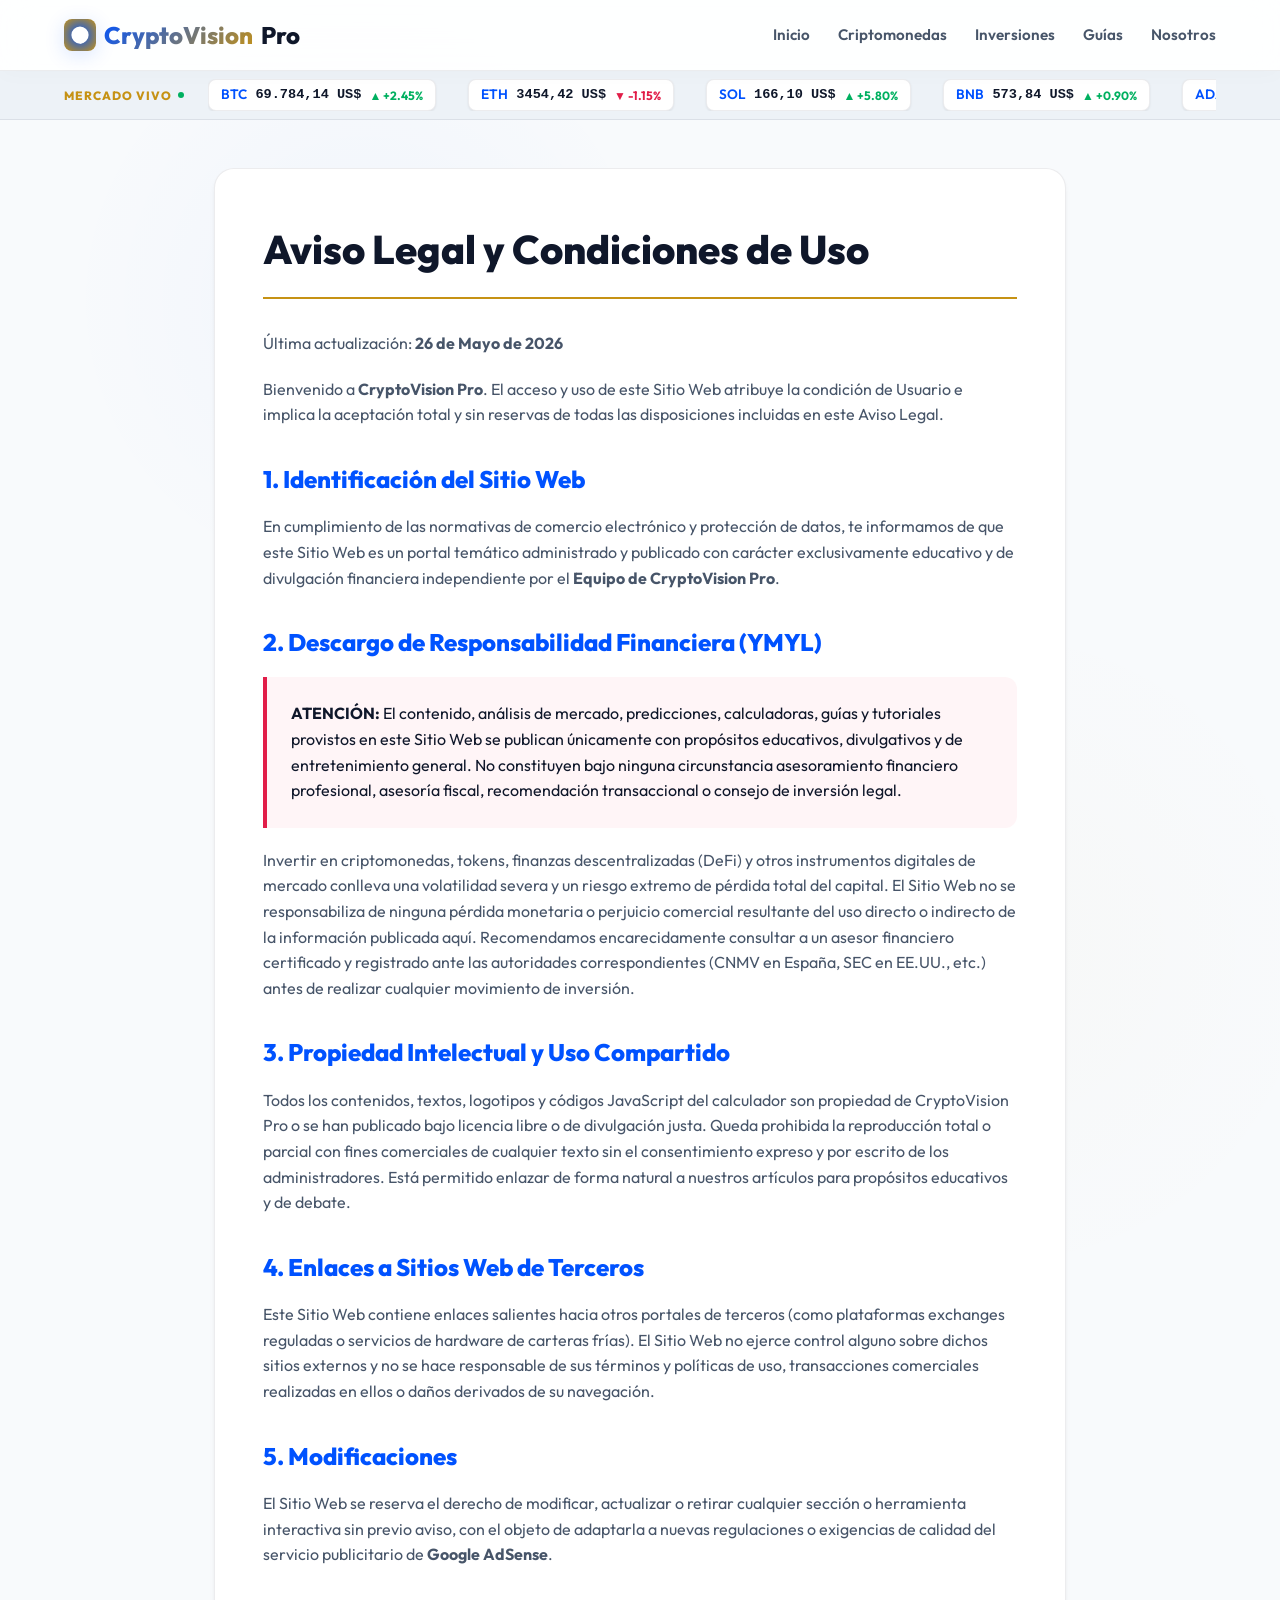
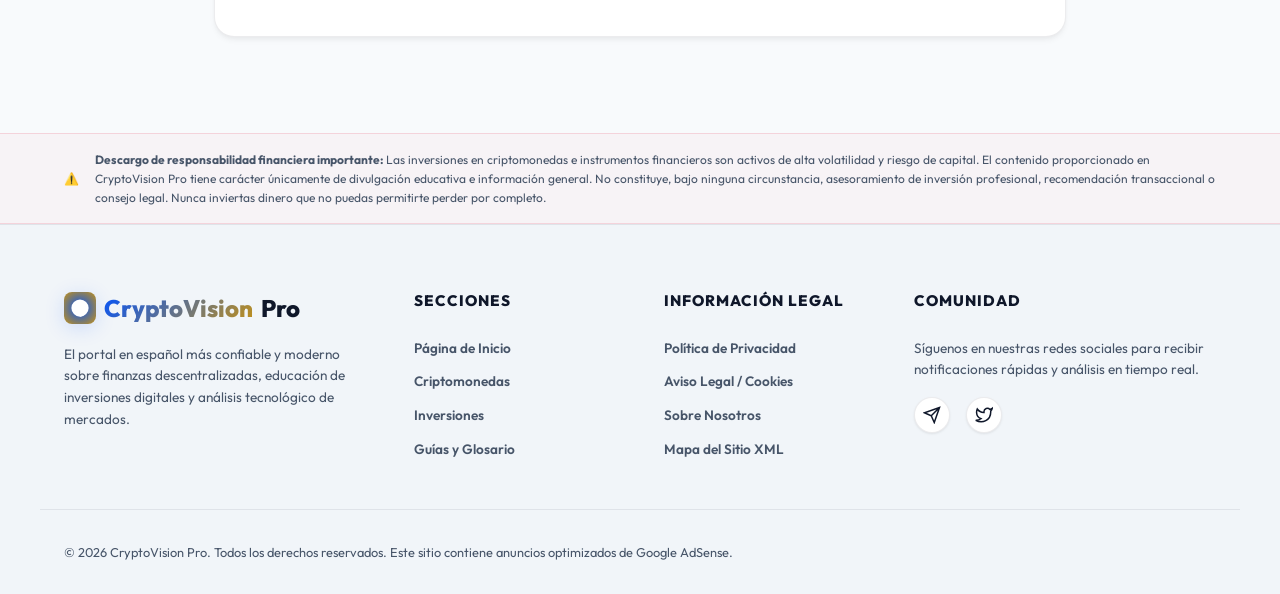
<file: aviso-legal.html>
<!DOCTYPE html>
<html lang="es">
<head>
    <script async src="https://pagead2.googlesyndication.com/pagead/js/adsbygoogle.js?client=ca-pub-4146063311457753" crossorigin="anonymous"></script>
    <meta charset="UTF-8">
    <meta name="viewport" content="width=device-width, initial-scale=1.0">
    <title>Aviso Legal y Descargo de Responsabilidad | CryptoVision Pro</title>
    <meta name="description" content="Términos de servicio, propiedad intelectual y descargo de responsabilidad financiera para los contenidos sobre criptomonedas en CryptoVision Pro.">
    <meta name="robots" content="noindex, follow">
    
    <!-- Favicon y Estilos -->
    <link rel="icon" type="image/png" href="data:image/svg+xml,<svg xmlns=%22http://www.w3.org/2000/svg%22 viewBox=%220 0 100 100%22><text y=%22.9em%22 font-size=%2290%22>🪙</text></svg>">
    <link rel="stylesheet" href="css/styles.css">
</head>
<body>

    <!-- MAIN HEADER -->
    <header class="main-header">
        <div class="header-container">
            <a href="index.html" class="logo" id="headerLogo">
                <div class="logo-icon">
                    <svg width="18" height="18" viewBox="0 0 24 24" fill="none" stroke="currentColor" stroke-width="3">
                        <circle cx="12" cy="12" r="10"></circle>
                        <path d="M12 6v12M12 6C9 6 8 8 8 10s1 4 4 4 4 2 4 4-1 4-4 4"></path>
                    </svg>
                </div>
                <span>CryptoVision</span>Pro
            </a>
            
            <nav class="main-nav" id="mainNav">
                <a href="index.html" class="nav-link" id="navHome">Inicio</a>
                <a href="categorias.html" class="nav-link" id="navCrypto">Criptomonedas</a>
                <a href="categorias.html" class="nav-link" id="navInvest">Inversiones</a>
                <a href="categorias.html" class="nav-link" id="navGuides">Guías</a>
                <a href="sobre-nosotros.html" class="nav-link" id="navAbout">Nosotros</a>
            </nav>
            
            <div class="menu-toggle" id="menuToggle">
                <span></span>
                <span></span>
                <span></span>
            </div>
        </div>
    </header>

    <!-- REAL-TIME PRICE TICKER -->
    <section class="ticker-section" aria-label="Cotizaciones en vivo">
        <div class="ticker-container">
            <div class="ticker-title">Mercado Vivo</div>
            <div class="ticker-wrap">
                <div class="ticker-track" id="tickerTrack">
                    <div class="ticker-item"><span class="ticker-symbol">Cargando cotizaciones...</span></div>
                </div>
            </div>
        </div>
    </section>

    <!-- MAIN WRAPPER -->
    <div class="main-wrapper" style="grid-template-columns: 1fr; max-width: 900px; padding: 3rem 1.5rem;">
        <main class="main-content">
            
            <div class="legal-container">
                <h1 class="legal-title">Aviso Legal y Condiciones de Uso</h1>
                
                <div class="legal-content">
                    <p>Última actualización: <strong>26 de Mayo de 2026</strong></p>
                    <p>Bienvenido a <strong>CryptoVision Pro</strong>. El acceso y uso de este Sitio Web atribuye la condición de Usuario e implica la aceptación total y sin reservas de todas las disposiciones incluidas en este Aviso Legal.</p>
                    
                    <h2>1. Identificación del Sitio Web</h2>
                    <p>En cumplimiento de las normativas de comercio electrónico y protección de datos, te informamos de que este Sitio Web es un portal temático administrado y publicado con carácter exclusivamente educativo y de divulgación financiera independiente por el <strong>Equipo de CryptoVision Pro</strong>.</p>
                    
                    <h2>2. Descargo de Responsabilidad Financiera (YMYL)</h2>
                    <p style="background: rgba(246, 70, 93, 0.05); border-left: 4px solid var(--danger); padding: 1.5rem; border-radius: 0 var(--radius-md) var(--radius-md) 0; color: var(--text-primary);">
                        <strong>ATENCIÓN:</strong> El contenido, análisis de mercado, predicciones, calculadoras, guías y tutoriales provistos en este Sitio Web se publican únicamente con propósitos educativos, divulgativos y de entretenimiento general. No constituyen bajo ninguna circunstancia asesoramiento financiero profesional, asesoría fiscal, recomendación transaccional o consejo de inversión legal.
                    </p>
                    <p>Invertir en criptomonedas, tokens, finanzas descentralizadas (DeFi) y otros instrumentos digitales de mercado conlleva una volatilidad severa y un riesgo extremo de pérdida total del capital. El Sitio Web no se responsabiliza de ninguna pérdida monetaria o perjuicio comercial resultante del uso directo o indirecto de la información publicada aquí. Recomendamos encarecidamente consultar a un asesor financiero certificado y registrado ante las autoridades correspondientes (CNMV en España, SEC en EE.UU., etc.) antes de realizar cualquier movimiento de inversión.</p>

                    <h2>3. Propiedad Intelectual y Uso Compartido</h2>
                    <p>Todos los contenidos, textos, logotipos y códigos JavaScript del calculador son propiedad de CryptoVision Pro o se han publicado bajo licencia libre o de divulgación justa. Queda prohibida la reproducción total o parcial con fines comerciales de cualquier texto sin el consentimiento expreso y por escrito de los administradores. Está permitido enlazar de forma natural a nuestros artículos para propósitos educativos y de debate.</p>

                    <h2>4. Enlaces a Sitios Web de Terceros</h2>
                    <p>Este Sitio Web contiene enlaces salientes hacia otros portales de terceros (como plataformas exchanges reguladas o servicios de hardware de carteras frías). El Sitio Web no ejerce control alguno sobre dichos sitios externos y no se hace responsable de sus términos y políticas de uso, transacciones comerciales realizadas en ellos o daños derivados de su navegación.</p>

                    <h2>5. Modificaciones</h2>
                    <p>El Sitio Web se reserva el derecho de modificar, actualizar o retirar cualquier sección o herramienta interactiva sin previo aviso, con el objeto de adaptarla a nuevas regulaciones o exigencias de calidad del servicio publicitario de <strong>Google AdSense</strong>.</p>
                </div>
            </div>

        </main>
    </div>

    <!-- DISCLAIMER BAR (Requerido YMYL) -->
    <section class="disclaimer-bar">
        <div class="disclaimer-container">
            <span class="disclaimer-icon">⚠️</span>
            <p><strong>Descargo de responsabilidad financiera importante:</strong> Las inversiones en criptomonedas e instrumentos financieros son activos de alta volatilidad y riesgo de capital. El contenido proporcionado en CryptoVision Pro tiene carácter únicamente de divulgación educativa e información general. No constituye, bajo ninguna circunstancia, asesoramiento de inversión profesional, recomendación transaccional o consejo legal. Nunca inviertas dinero que no puedas permitirte perder por completo.</p>
        </div>
    </section>

    <!-- FOOTER -->
    <footer class="main-footer">
        <div class="footer-container">
            <div class="footer-logo-desc">
                <a href="index.html" class="logo">
                    <div class="logo-icon">
                        <svg width="18" height="18" viewBox="0 0 24 24" fill="none" stroke="currentColor" stroke-width="3">
                            <circle cx="12" cy="12" r="10"></circle>
                            <path d="M12 6v12M12 6C9 6 8 8 8 10s1 4 4 4 4 2 4 4-1 4-4 4"></path>
                        </svg>
                    </div>
                    <span>CryptoVision</span>Pro
                </a>
                <p class="footer-desc">El portal en español más confiable y moderno sobre finanzas descentralizadas, educación de inversiones digitales y análisis tecnológico de mercados.</p>
            </div>
            
            <div>
                <h4 class="footer-col-title">Secciones</h4>
                <ul class="footer-links">
                    <li><a href="index.html">Página de Inicio</a></li>
                    <li><a href="categorias.html">Criptomonedas</a></li>
                    <li><a href="categorias.html">Inversiones</a></li>
                    <li><a href="categorias.html">Guías y Glosario</a></li>
                </ul>
            </div>
            
            <div>
                <h4 class="footer-col-title">Información Legal</h4>
                <ul class="footer-links">
                    <li><a href="politica-privacidad.html">Política de Privacidad</a></li>
                    <li><a href="aviso-legal.html">Aviso Legal / Cookies</a></li>
                    <li><a href="sobre-nosotros.html">Sobre Nosotros</a></li>
                    <li><a href="sitemap.xml">Mapa del Sitio XML</a></li>
                </ul>
            </div>
            
            <div class="footer-about">
                <h4 class="footer-col-title">Comunidad</h4>
                <p>Síguenos en nuestras redes sociales para recibir notificaciones rápidas y análisis en tiempo real.</p>
                <div class="social-links">
                    <a href="#" class="social-icon" aria-label="Telegram"><svg width="18" height="18" viewBox="0 0 24 24" fill="none" stroke="currentColor" stroke-width="2"><path d="M22 2L11 13M22 2l-7 20-4-9-9-4z"></path></svg></a>
                    <a href="#" class="social-icon" aria-label="Twitter"><svg width="18" height="18" viewBox="0 0 24 24" fill="none" stroke="currentColor" stroke-width="2"><path d="M23 3a10.9 10.9 0 0 1-3.14 1.53 4.48 4.48 0 0 0-7.86 3v1A10.66 10.66 0 0 1 3 4s-4 9 5 13a11.64 11.64 0 0 1-7 2c9 5 20 0 20-11.5a4.5 4.5 0 0 0-.08-.83A7.72 7.72 0 0 0 23 3z"></path></svg></a>
                </div>
            </div>
        </div>
        
        <div class="footer-bottom">
            <p>&copy; 2026 CryptoVision Pro. Todos los derechos reservados. Este sitio contiene anuncios optimizados de Google AdSense.</p>
        </div>
    </footer>

    <!-- Scripts -->
    <script src="js/main.js" defer></script>
</body>
</html>
</file>
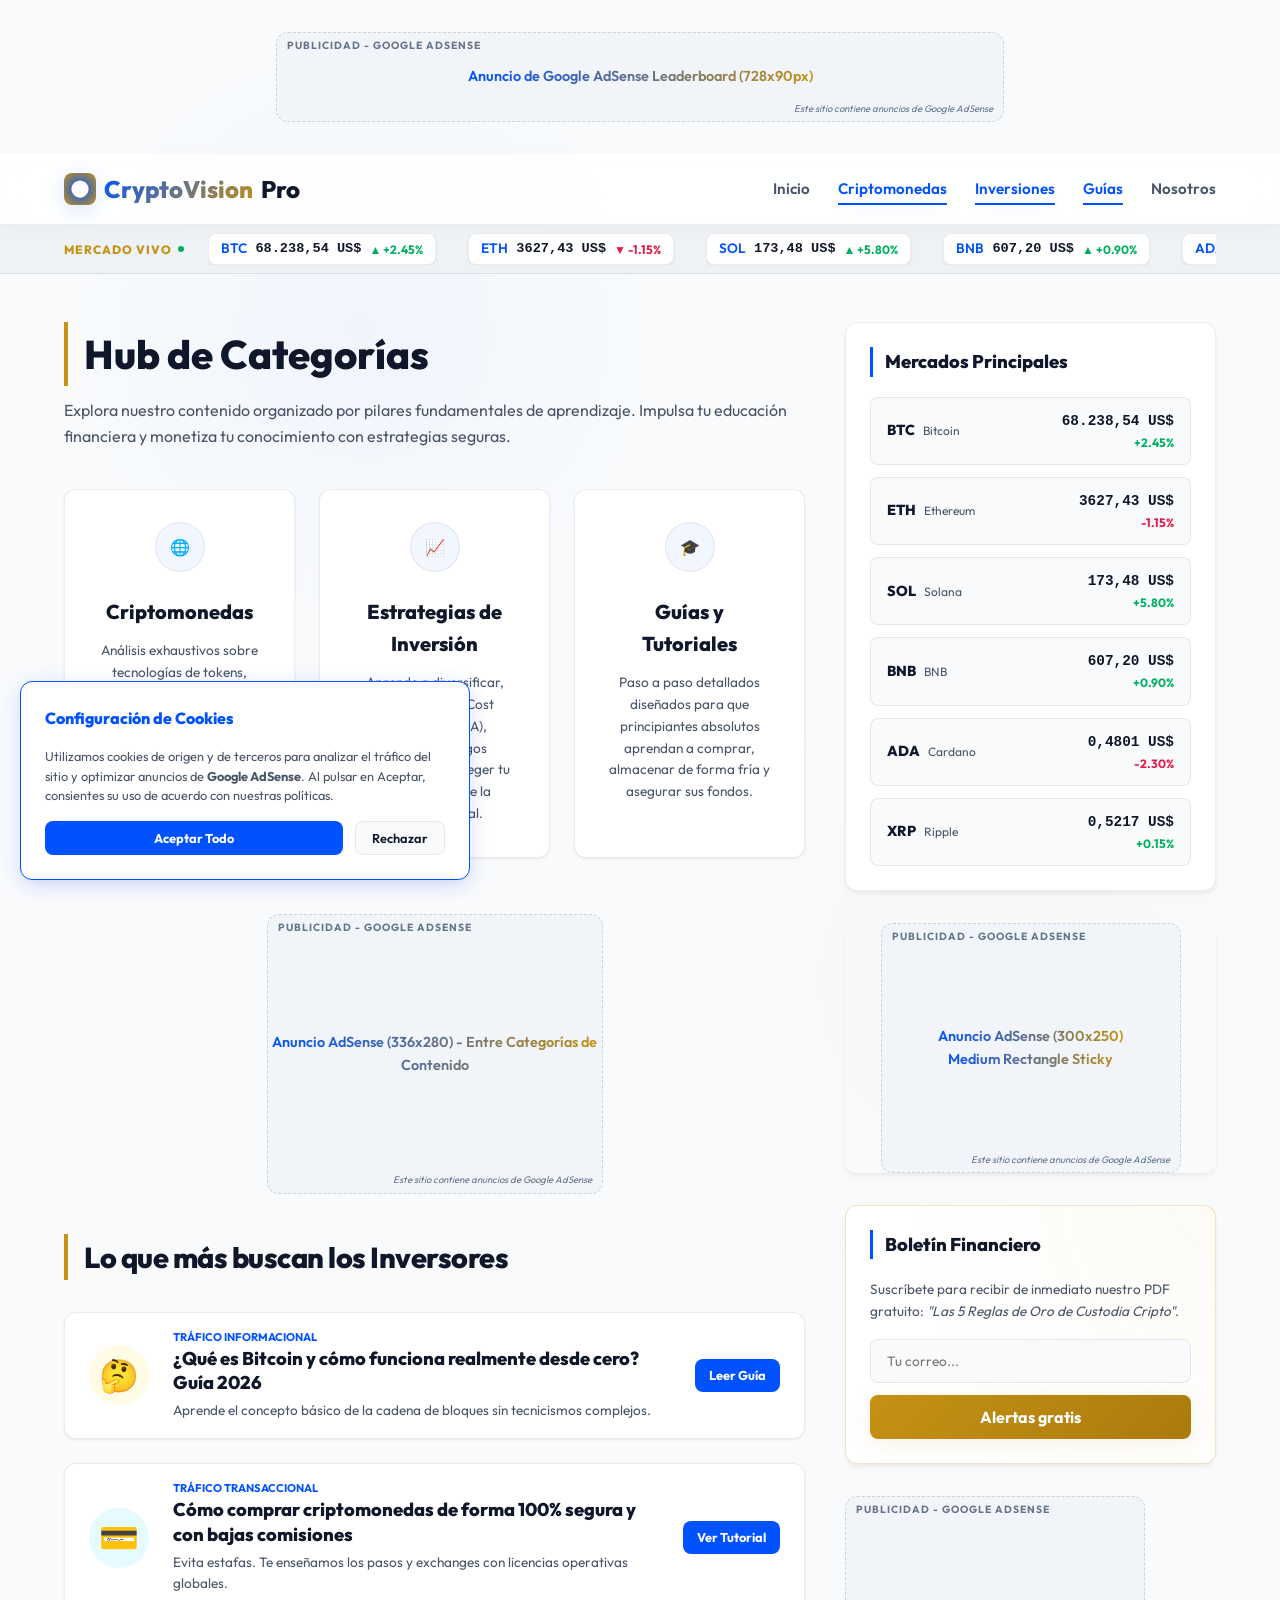
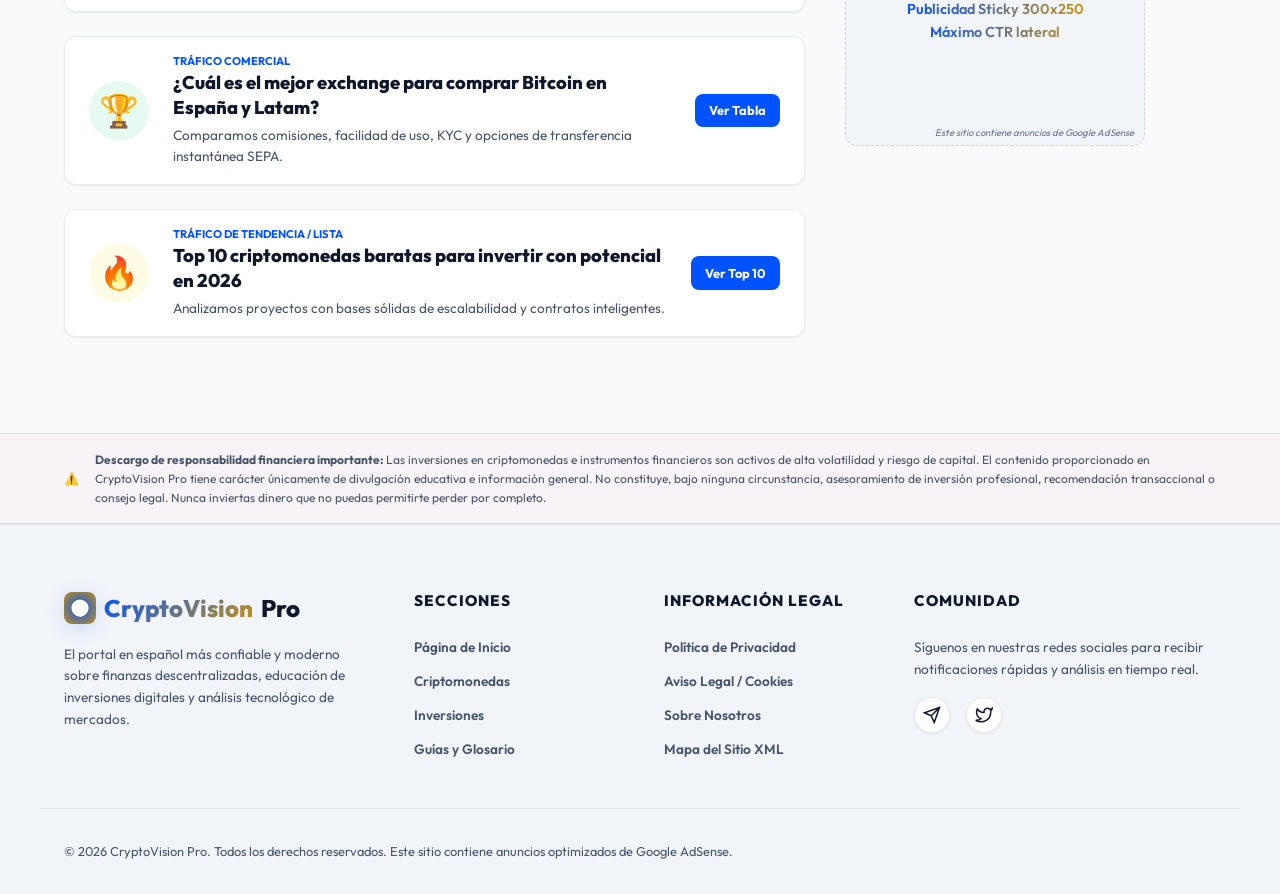
<file: categorias.html>
<!DOCTYPE html>
<html lang="es">
<head>
    <script async src="https://pagead2.googlesyndication.com/pagead/js/adsbygoogle.js?client=ca-pub-4146063311457753" crossorigin="anonymous"></script>
    <meta charset="UTF-8">
    <meta name="viewport" content="width=device-width, initial-scale=1.0">
    <title>Categorías y Hub de Contenidos | CryptoVision Pro</title>
    <meta name="description" content="Explora nuestras categorías financieras sobre Criptomonedas, Inversiones, Tutoriales, Glosario y predicciones de tendencias para 2026 de forma gratuita.">
    <meta name="keywords" content="categorias criptomonedas, guias de inversion, noticias blockchain, glosario criptomonedas, comparativa exchanges">
    <meta name="robots" content="index, follow">
    
    <!-- Open Graph / Facebook -->
    <meta property="og:type" content="website">
    <meta property="og:url" content="https://cryptovision.pro/categorias">
    <meta property="og:title" content="Categorías Financieras y Educación Digital | CryptoVision Pro">
    <meta property="og:description" content="Navega por nuestro hub estructurado de contenidos. Desde qué es un token hasta estrategias avanzadas de trading de criptomonedas.">
    <meta property="og:image" content="https://cryptovision.pro/img/og-categories.jpg">
    
    <!-- Favicon y Estilos -->
    <link rel="icon" type="image/png" href="data:image/svg+xml,<svg xmlns=%22http://www.w3.org/2000/svg%22 viewBox=%220 0 100 100%22><text y=%22.9em%22 font-size=%2290%22>🪙</text></svg>">
    <link rel="stylesheet" href="css/styles.css">
</head>
<body>

    <!-- AD BLOCK: Header Leaderboard (728x90px) -->
    <div class="header-ad-wrap" style="max-width:1200px; margin:1rem auto 0; padding:0 1.5rem;">
        <div class="adsense-placeholder ads-leaderboard">
            <div class="ads-text">Anuncio de Google AdSense Leaderboard (728x90px)</div>
        </div>
    </div>

    <!-- MAIN HEADER -->
    <header class="main-header">
        <div class="header-container">
            <a href="index.html" class="logo" id="headerLogo">
                <div class="logo-icon">
                    <svg width="18" height="18" viewBox="0 0 24 24" fill="none" stroke="currentColor" stroke-width="3">
                        <circle cx="12" cy="12" r="10"></circle>
                        <path d="M12 6v12M12 6C9 6 8 8 8 10s1 4 4 4 4 2 4 4-1 4-4 4"></path>
                    </svg>
                </div>
                <span>CryptoVision</span>Pro
            </a>
            
            <nav class="main-nav" id="mainNav">
                <a href="index.html" class="nav-link" id="navHome">Inicio</a>
                <a href="categorias.html" class="nav-link active" id="navCrypto">Criptomonedas</a>
                <a href="categorias.html" class="nav-link" id="navInvest">Inversiones</a>
                <a href="categorias.html" class="nav-link" id="navGuides">Guías</a>
                <a href="sobre-nosotros.html" class="nav-link" id="navAbout">Nosotros</a>
            </nav>
            
            <div class="menu-toggle" id="menuToggle">
                <span></span>
                <span></span>
                <span></span>
            </div>
        </div>
    </header>

    <!-- REAL-TIME PRICE TICKER -->
    <section class="ticker-section" aria-label="Cotizaciones en vivo">
        <div class="ticker-container">
            <div class="ticker-title">Mercado Vivo</div>
            <div class="ticker-wrap">
                <div class="ticker-track" id="tickerTrack">
                    <div class="ticker-item"><span class="ticker-symbol">Cargando cotizaciones...</span></div>
                </div>
            </div>
        </div>
    </section>

    <!-- MAIN WRAPPER -->
    <div class="main-wrapper">
        <main class="main-content">
            
            <section class="hub-header-section" style="margin-bottom: 2.5rem;">
                <h1 style="font-size:2.5rem; font-weight:800; margin-bottom:0.75rem; border-left:4px solid var(--accent-gold); padding-left:1rem;">Hub de Categorías</h1>
                <p style="color:var(--text-secondary)">Explora nuestro contenido organizado por pilares fundamentales de aprendizaje. Impulsa tu educación financiera y monetiza tu conocimiento con estrategias seguras.</p>
            </section>

            <!-- Grid de Categorías Principales (Hub Cards) -->
            <div class="hub-categories">
                <div class="hub-card">
                    <div class="hub-icon">🌐</div>
                    <h3 class="hub-title">Criptomonedas</h3>
                    <p class="hub-desc">Análisis exhaustivos sobre tecnologías de tokens, altcoins emergentes, contratos inteligentes y la evolución de Bitcoin como el nuevo dinero digital.</p>
                </div>
                <div class="hub-card">
                    <div class="hub-icon">📈</div>
                    <h3 class="hub-title">Estrategias de Inversión</h3>
                    <p class="hub-desc">Aprende a diversificar, realizar Dollar Cost Averaging (DCA), gestionar riesgos financieros y proteger tu patrimonio ante la inflación global.</p>
                </div>
                <div class="hub-card">
                    <div class="hub-icon">🎓</div>
                    <h3 class="hub-title">Guías y Tutoriales</h3>
                    <p class="hub-desc">Paso a paso detallados diseñados para que principiantes absolutos aprendan a comprar, almacenar de forma fría y asegurar sus fondos.</p>
                </div>
            </div>

            <!-- AD BLOCK: Mid-page rectangle -->
            <div class="adsense-placeholder ads-large-rectangle" style="margin:2.5rem auto;">
                <div class="ads-text">Anuncio AdSense (336x280) - Entre Categorías de Contenido</div>
            </div>

            <!-- Listado Curado por Intención de Búsqueda (SEO Booster) -->
            <section class="seo-articles-list">
                <div class="section-header">
                    <h2 class="section-title">Lo que más buscan los Inversores</h2>
                </div>
                
                <div class="articles-grid" style="grid-template-columns: 1fr;">
                    
                    <!-- Informacional: Qué es X -->
                    <article class="article-card" style="flex-direction: row; align-items: center; padding: 1rem 1.5rem; gap:1.5rem;">
                        <div style="font-size:2rem; background:rgba(255, 215, 0, 0.1); width:60px; height:60px; border-radius:50%; display:flex; align-items:center; justify-content:center; flex-shrink:0; color:var(--accent-gold)">🤔</div>
                        <div class="article-body" style="padding:0;">
                            <span style="font-size:0.7rem; font-weight:700; color:var(--accent-blue); text-transform:uppercase;">Tráfico Informacional</span>
                            <h3 class="article-card-title" style="font-size:1.15rem; margin-bottom:0.25rem;"><a href="que-es-bitcoin.html">¿Qué es Bitcoin y cómo funciona realmente desde cero? Guía 2026</a></h3>
                            <p class="article-excerpt" style="font-size:0.85rem; margin-bottom:0;">Aprende el concepto básico de la cadena de bloques sin tecnicismos complejos.</p>
                        </div>
                        <a href="que-es-bitcoin.html" class="btn-table" style="flex-shrink:0;">Leer Guía</a>
                    </article>

                    <!-- Transaccional: Cómo comprar X -->
                    <article class="article-card" style="flex-direction: row; align-items: center; padding: 1rem 1.5rem; gap:1.5rem;">
                        <div style="font-size:2rem; background:rgba(0, 212, 255, 0.1); width:60px; height:60px; border-radius:50%; display:flex; align-items:center; justify-content:center; flex-shrink:0; color:var(--accent-blue)">💳</div>
                        <div class="article-body" style="padding:0;">
                            <span style="font-size:0.7rem; font-weight:700; color:var(--accent-blue); text-transform:uppercase;">Tráfico Transaccional</span>
                            <h3 class="article-card-title" style="font-size:1.15rem; margin-bottom:0.25rem;"><a href="como-comprar-criptomonedas.html">Cómo comprar criptomonedas de forma 100% segura y con bajas comisiones</a></h3>
                            <p class="article-excerpt" style="font-size:0.85rem; margin-bottom:0;">Evita estafas. Te enseñamos los pasos y exchanges con licencias operativas globales.</p>
                        </div>
                        <a href="como-comprar-criptomonedas.html" class="btn-table" style="flex-shrink:0;">Ver Tutorial</a>
                    </article>

                    <!-- Comercial: Mejor exchange para X -->
                    <article class="article-card" style="flex-direction: row; align-items: center; padding: 1rem 1.5rem; gap:1.5rem;">
                        <div style="font-size:2rem; background:rgba(14, 203, 129, 0.1); width:60px; height:60px; border-radius:50%; display:flex; align-items:center; justify-content:center; flex-shrink:0; color:var(--success)">🏆</div>
                        <div class="article-body" style="padding:0;">
                            <span style="font-size:0.7rem; font-weight:700; color:var(--accent-blue); text-transform:uppercase;">Tráfico Comercial</span>
                            <h3 class="article-card-title" style="font-size:1.15rem; margin-bottom:0.25rem;"><a href="como-comprar-criptomonedas.html">¿Cuál es el mejor exchange para comprar Bitcoin en España y Latam?</a></h3>
                            <p class="article-excerpt" style="font-size:0.85rem; margin-bottom:0;">Comparamos comisiones, facilidad de uso, KYC y opciones de transferencia instantánea SEPA.</p>
                        </div>
                        <a href="como-comprar-criptomonedas.html" class="btn-table" style="flex-shrink:0;">Ver Tabla</a>
                    </article>

                    <!-- Tendencia / Clickbait: Listas -->
                    <article class="article-card" style="flex-direction: row; align-items: center; padding: 1rem 1.5rem; gap:1.5rem;">
                        <div style="font-size:2rem; background:rgba(255, 215, 0, 0.1); width:60px; height:60px; border-radius:50%; display:flex; align-items:center; justify-content:center; flex-shrink:0; color:var(--accent-gold)">🔥</div>
                        <div class="article-body" style="padding:0;">
                            <span style="font-size:0.7rem; font-weight:700; color:var(--accent-blue); text-transform:uppercase;">Tráfico de Tendencia / Lista</span>
                            <h3 class="article-card-title" style="font-size:1.15rem; margin-bottom:0.25rem;"><a href="index.html">Top 10 criptomonedas baratas para invertir con potencial en 2026</a></h3>
                            <p class="article-excerpt" style="font-size:0.85rem; margin-bottom:0;">Analizamos proyectos con bases sólidas de escalabilidad y contratos inteligentes.</p>
                        </div>
                        <a href="index.html" class="btn-table" style="flex-shrink:0;">Ver Top 10</a>
                    </article>

                </div>
            </section>

        </main>

        <!-- SIDEBAR -->
        <aside class="sidebar">
            <div class="widget">
                <h3 class="widget-title">Mercados Principales</h3>
                <div class="sidebar-prices" id="sidebarPricesList">
                    <div style="text-align:center; padding:1rem; color:var(--text-secondary)">Cargando mercado...</div>
                </div>
            </div>

            <!-- Ad Block Sidebar (300x250) -->
            <div class="widget" style="padding: 0; background: none; border: none;">
                <div class="adsense-placeholder ads-medium-rectangle" style="margin: 0 auto;">
                    <div class="ads-text">Anuncio AdSense (300x250)<br>Medium Rectangle Sticky</div>
                </div>
            </div>

            <div class="sidebar-sticky">
                <div class="widget widget-newsletter">
                    <h3 class="widget-title">Boletín Financiero</h3>
                    <p style="font-size:0.85rem; color:var(--text-secondary)">Suscríbete para recibir de inmediato nuestro PDF gratuito: <i>"Las 5 Reglas de Oro de Custodia Cripto"</i>.</p>
                    <form class="newsletter-form" onsubmit="event.preventDefault(); alert('¡Gracias!');">
                        <input type="email" class="newsletter-input" placeholder="Tu correo..." required>
                        <button type="submit" class="btn btn-newsletter">Alertas gratis</button>
                    </form>
                </div>
                
                <div class="adsense-placeholder ads-medium-rectangle" style="margin: 0;">
                    <div class="ads-text">Publicidad Sticky 300x250<br>Máximo CTR lateral</div>
                </div>
            </div>
        </aside>
    </div>

    <!-- DISCLAIMER BAR (Requerido YMYL) -->
    <section class="disclaimer-bar">
        <div class="disclaimer-container">
            <span class="disclaimer-icon">⚠️</span>
            <p><strong>Descargo de responsabilidad financiera importante:</strong> Las inversiones en criptomonedas e instrumentos financieros son activos de alta volatilidad y riesgo de capital. El contenido proporcionado en CryptoVision Pro tiene carácter únicamente de divulgación educativa e información general. No constituye, bajo ninguna circunstancia, asesoramiento de inversión profesional, recomendación transaccional o consejo legal. Nunca inviertas dinero que no puedas permitirte perder por completo.</p>
        </div>
    </section>

    <!-- FOOTER -->
    <footer class="main-footer">
        <div class="footer-container">
            <div class="footer-logo-desc">
                <a href="index.html" class="logo">
                    <div class="logo-icon">
                        <svg width="18" height="18" viewBox="0 0 24 24" fill="none" stroke="currentColor" stroke-width="3">
                            <circle cx="12" cy="12" r="10"></circle>
                            <path d="M12 6v12M12 6C9 6 8 8 8 10s1 4 4 4 4 2 4 4-1 4-4 4"></path>
                        </svg>
                    </div>
                    <span>CryptoVision</span>Pro
                </a>
                <p class="footer-desc">El portal en español más confiable y moderno sobre finanzas descentralizadas, educación de inversiones digitales y análisis tecnológico de mercados.</p>
            </div>
            
            <div>
                <h4 class="footer-col-title">Secciones</h4>
                <ul class="footer-links">
                    <li><a href="index.html">Página de Inicio</a></li>
                    <li><a href="categorias.html">Criptomonedas</a></li>
                    <li><a href="categorias.html">Inversiones</a></li>
                    <li><a href="categorias.html">Guías y Glosario</a></li>
                </ul>
            </div>
            
            <div>
                <h4 class="footer-col-title">Información Legal</h4>
                <ul class="footer-links">
                    <li><a href="politica-privacidad.html">Política de Privacidad</a></li>
                    <li><a href="aviso-legal.html">Aviso Legal / Cookies</a></li>
                    <li><a href="sobre-nosotros.html">Sobre Nosotros</a></li>
                    <li><a href="sitemap.xml">Mapa del Sitio XML</a></li>
                </ul>
            </div>
            
            <div class="footer-about">
                <h4 class="footer-col-title">Comunidad</h4>
                <p>Síguenos en nuestras redes sociales para recibir notificaciones rápidas y análisis en tiempo real.</p>
                <div class="social-links">
                    <a href="#" class="social-icon" aria-label="Telegram"><svg width="18" height="18" viewBox="0 0 24 24" fill="none" stroke="currentColor" stroke-width="2"><path d="M22 2L11 13M22 2l-7 20-4-9-9-4z"></path></svg></a>
                    <a href="#" class="social-icon" aria-label="Twitter"><svg width="18" height="18" viewBox="0 0 24 24" fill="none" stroke="currentColor" stroke-width="2"><path d="M23 3a10.9 10.9 0 0 1-3.14 1.53 4.48 4.48 0 0 0-7.86 3v1A10.66 10.66 0 0 1 3 4s-4 9 5 13a11.64 11.64 0 0 1-7 2c9 5 20 0 20-11.5a4.5 4.5 0 0 0-.08-.83A7.72 7.72 0 0 0 23 3z"></path></svg></a>
                </div>
            </div>
        </div>
        
        <div class="footer-bottom">
            <p>&copy; 2026 CryptoVision Pro. Todos los derechos reservados. Este sitio contiene anuncios optimizados de Google AdSense.</p>
        </div>
    </footer>

    <!-- COOKIE CONSENT -->
    <div class="cookie-consent" id="cookieConsent">
        <h4 class="cookie-title">Configuración de Cookies</h4>
        <p class="cookie-text">Utilizamos cookies de origen y de terceros para analizar el tráfico del sitio y optimizar anuncios de <strong>Google AdSense</strong>. Al pulsar en Aceptar, consientes su uso de acuerdo con nuestras políticas.</p>
        <div class="cookie-buttons">
            <button class="btn-cookie-accept" id="acceptCookies">Aceptar Todo</button>
            <button class="btn-cookie-decline" id="declineCookies">Rechazar</button>
        </div>
    </div>

    <!-- Scripts -->
    <script src="js/main.js" defer></script>
</body>
</html>
</file>
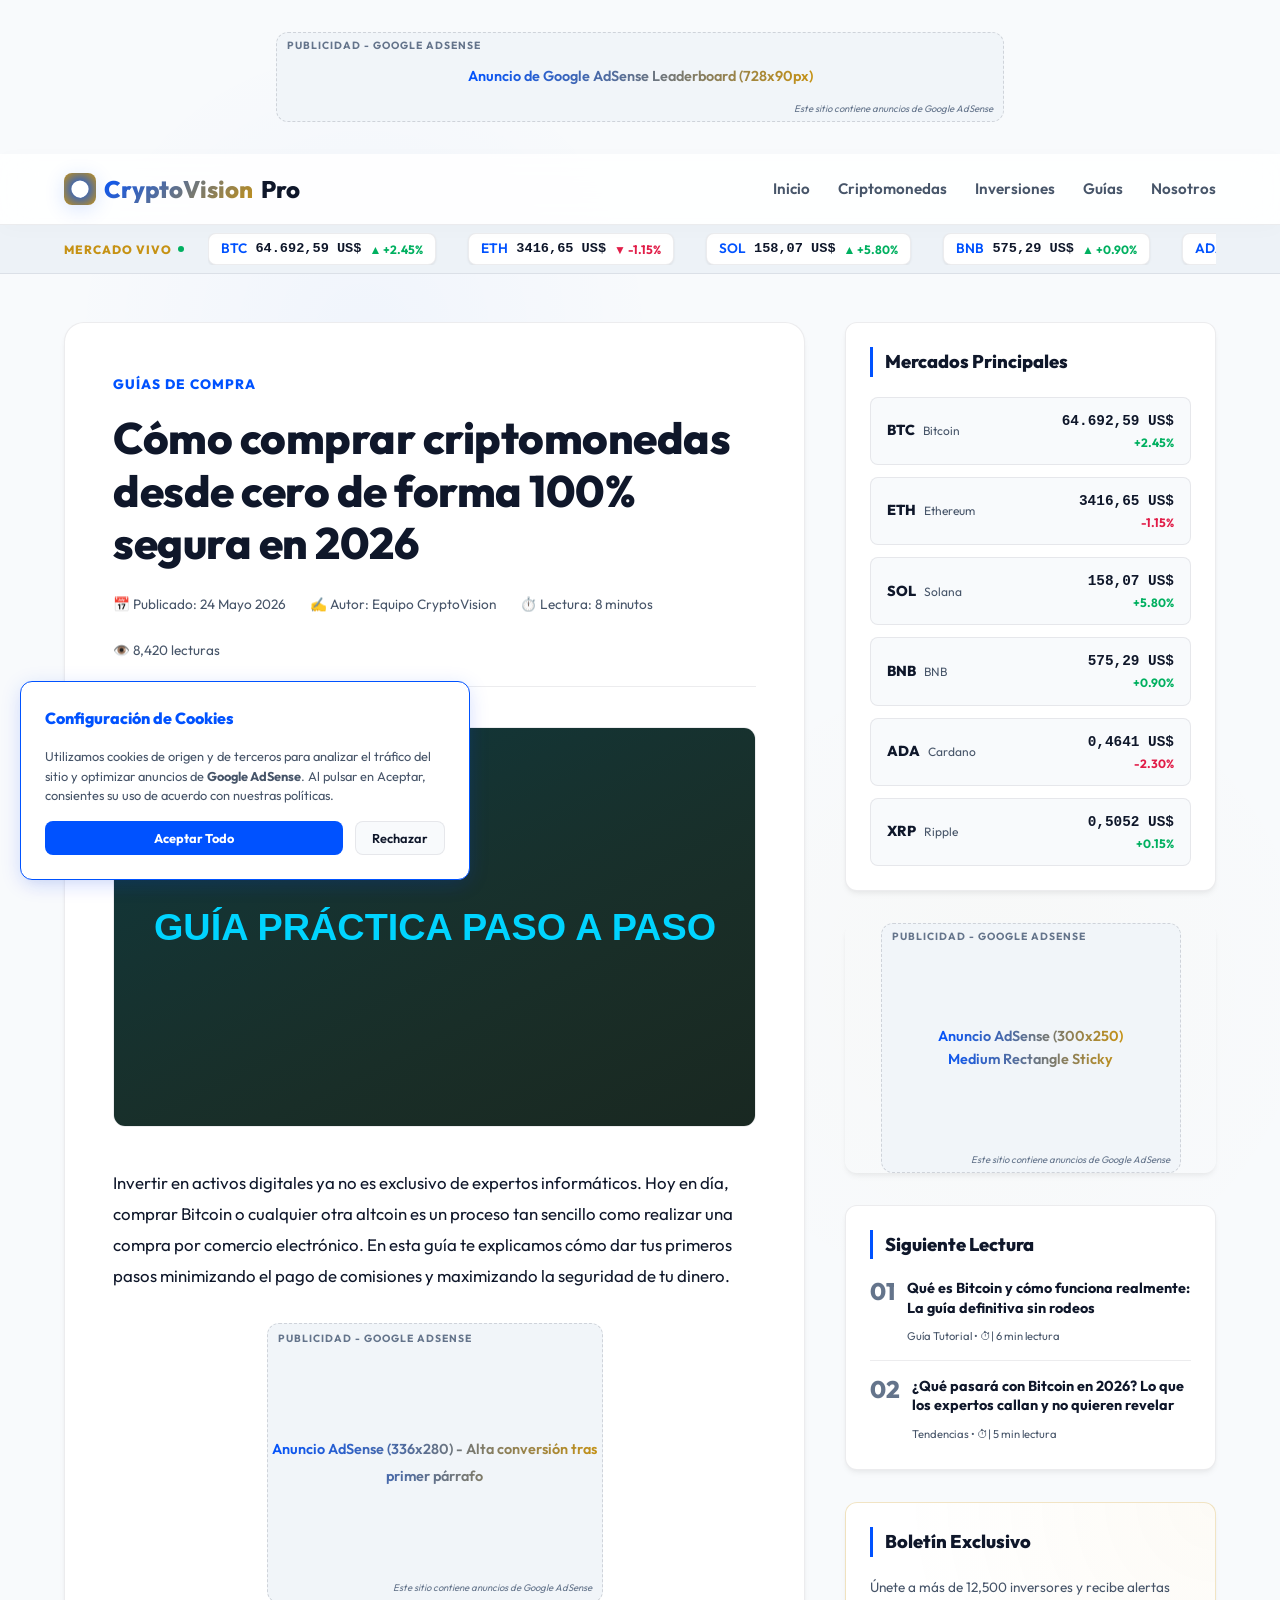
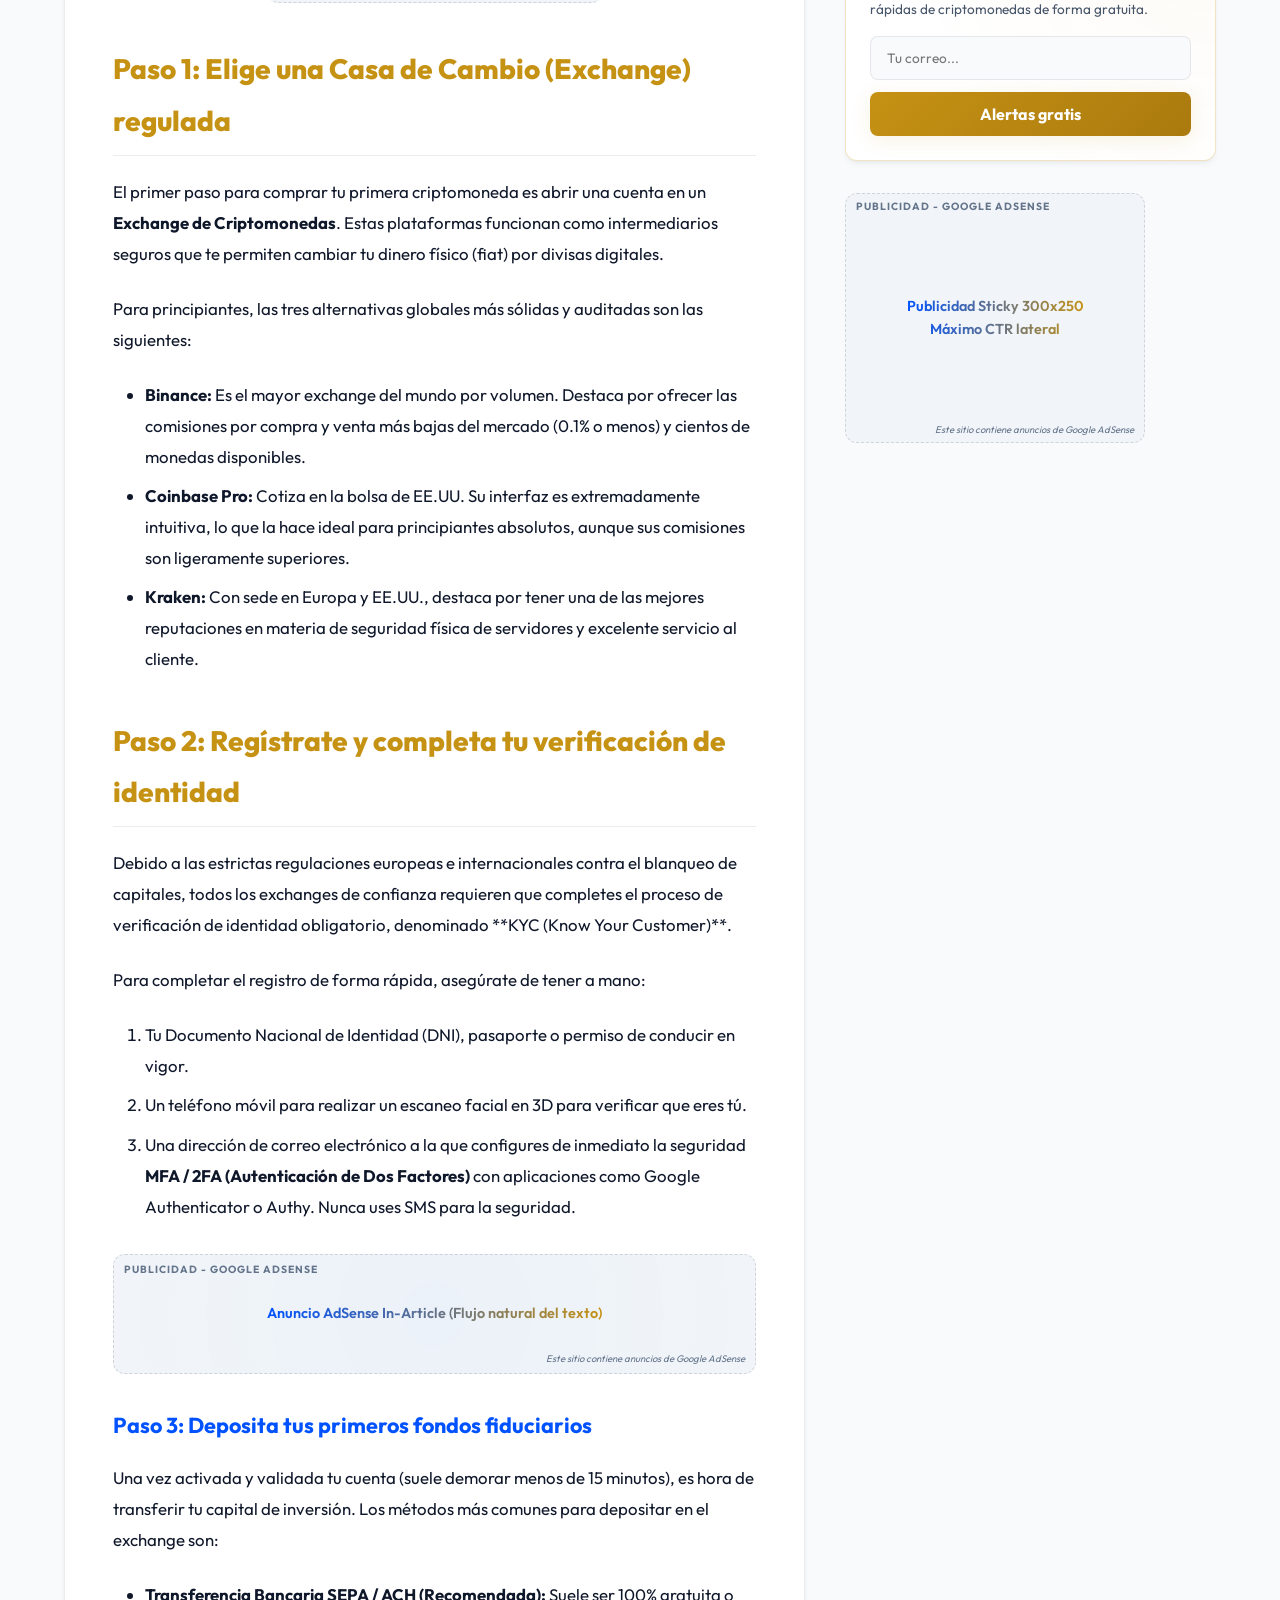
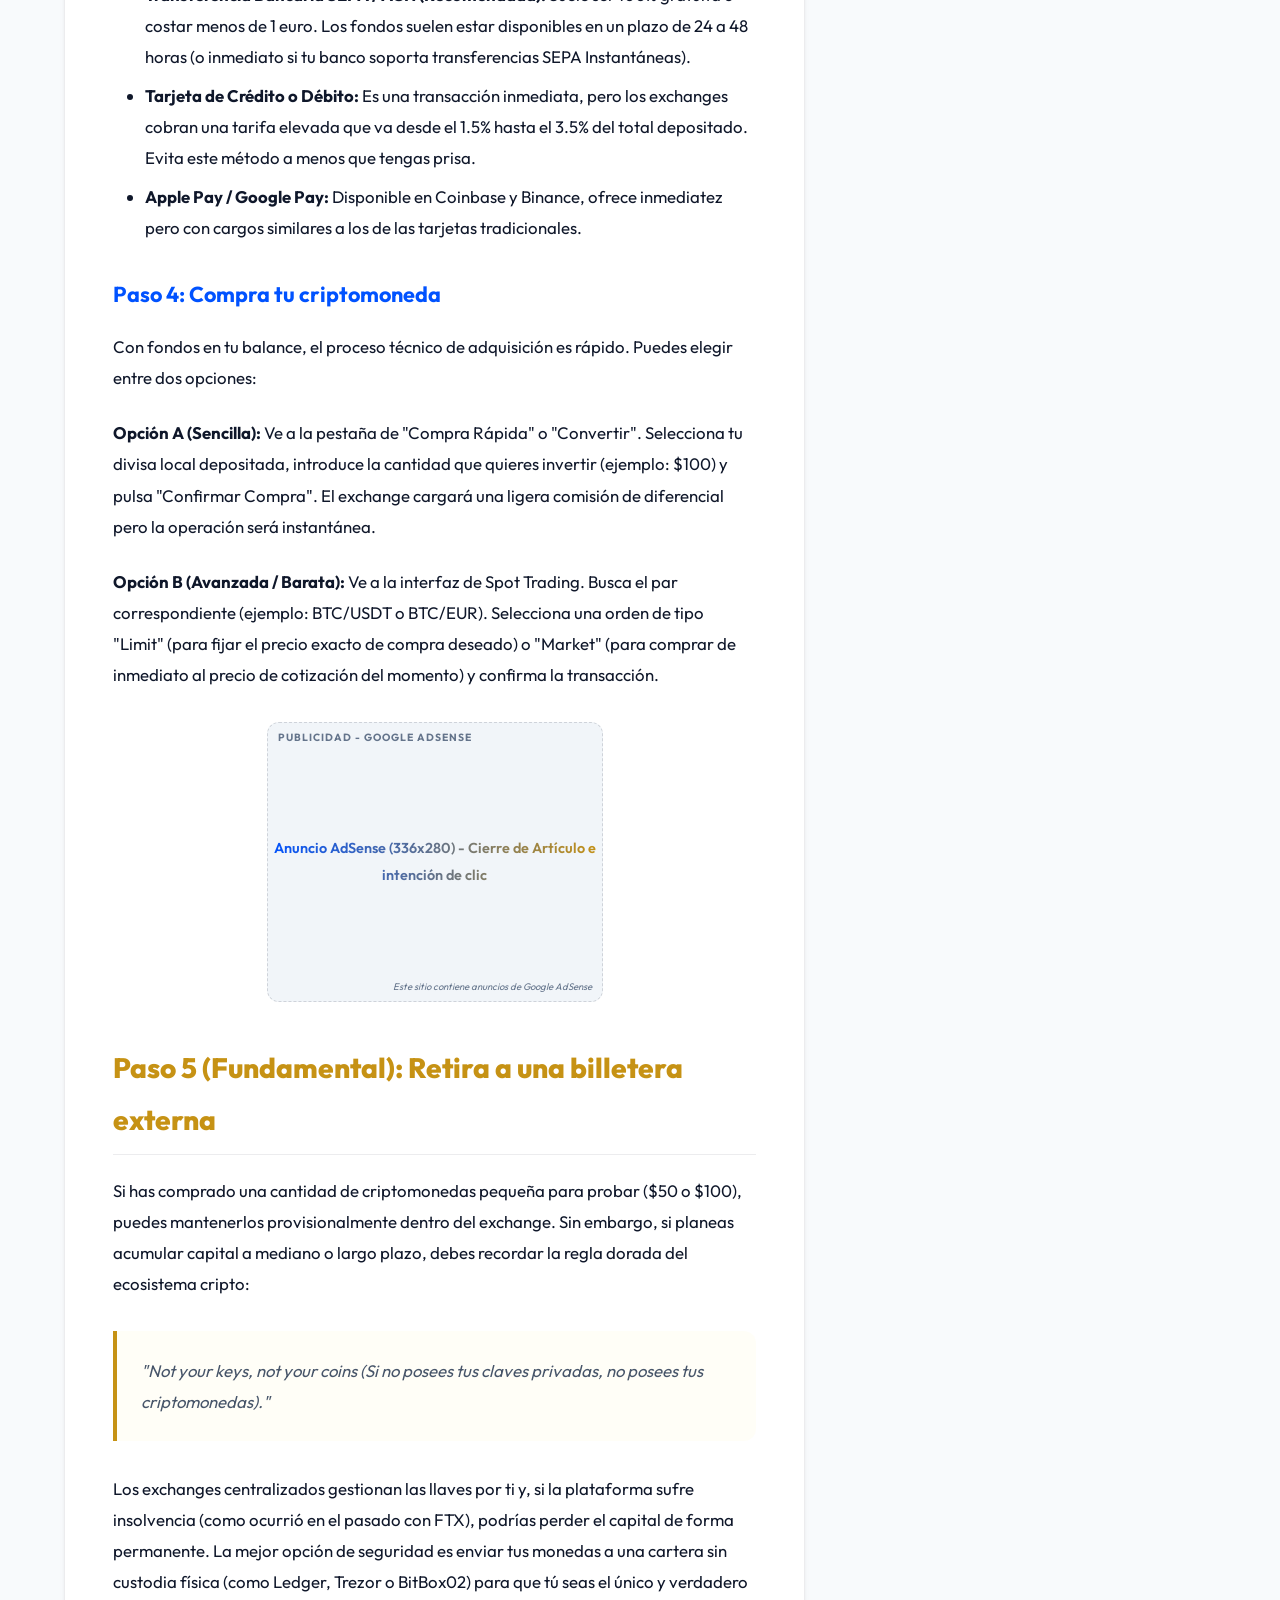
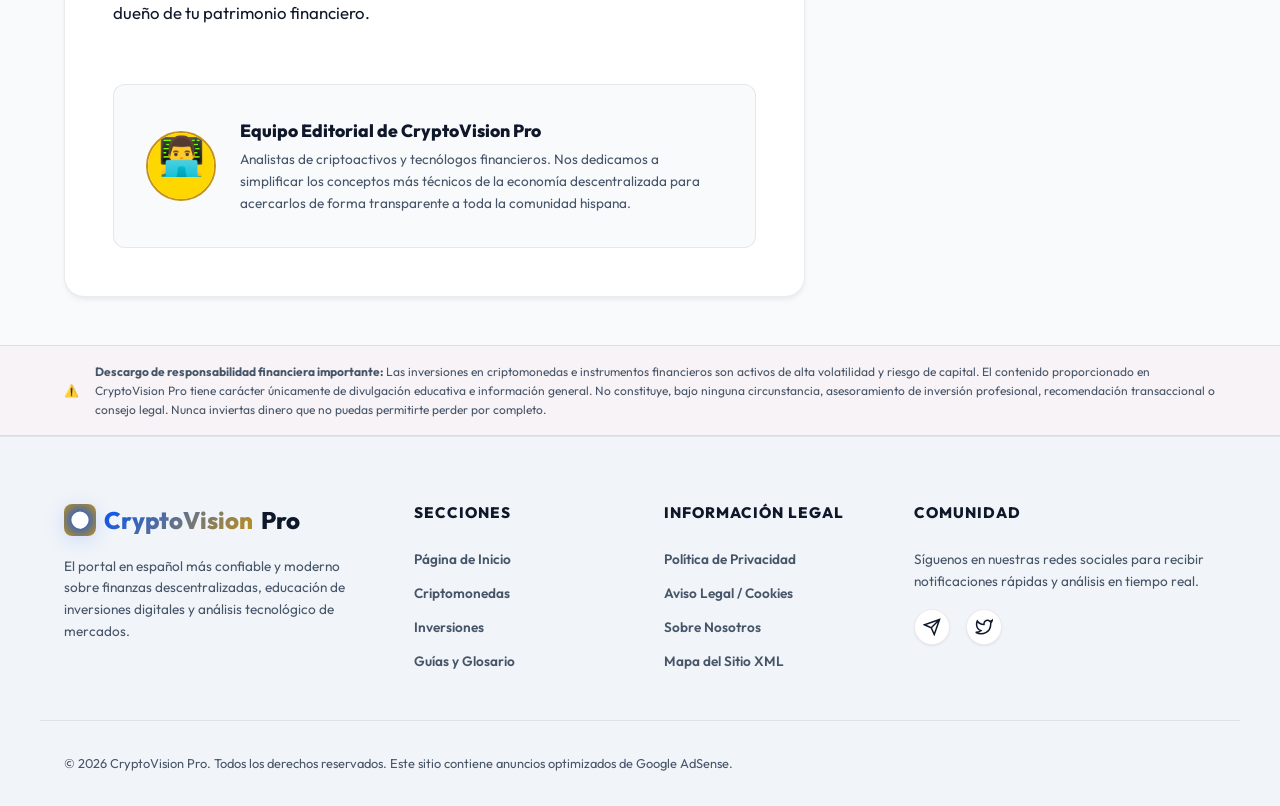
<file: como-comprar-criptomonedas.html>
<!DOCTYPE html>
<html lang="es">
<head>
    <script async src="https://pagead2.googlesyndication.com/pagead/js/adsbygoogle.js?client=ca-pub-4146063311457753" crossorigin="anonymous"></script>
    <meta charset="UTF-8">
    <meta name="viewport" content="width=device-width, initial-scale=1.0">
    <title>Cómo comprar criptomonedas desde cero (Guía paso a paso 2026)</title>
    <meta name="description" content="Aprende cómo comprar criptomonedas desde cero de forma segura y legal. Guía paso a paso sobre registro, depósito bancario y almacenamiento seguro para principiantes.">
    <meta name="keywords" content="como comprar criptomonedas, comprar bitcoin desde cero, comprar ethereum, exchanges seguros, tutorial crypto principiantes">
    <meta name="robots" content="index, follow">
    
    <!-- Open Graph / Facebook -->
    <meta property="og:type" content="article">
    <meta property="og:url" content="https://cryptovision.pro/como-comprar-criptomonedas">
    <meta property="og:title" content="Cómo comprar criptomonedas desde cero de forma 100% segura en 2026">
    <meta property="og:description" content="Evita caer en fraudes y comisiones excesivas. Te guiamos paso a paso con las mejores prácticas de la industria en esta completa guía práctica.">
    <meta property="og:image" content="https://cryptovision.pro/img/og-buy.jpg">
    
    <!-- Favicon y Estilos -->
    <link rel="icon" type="image/png" href="data:image/svg+xml,<svg xmlns=%22http://www.w3.org/2000/svg%22 viewBox=%220 0 100 100%22><text y=%22.9em%22 font-size=%2290%22>🪙</text></svg>">
    <link rel="stylesheet" href="css/styles.css">

    <!-- Schema Markup JSON-LD (SEO Rich Snippets) -->
    <script type="application/ld+json">
    {
      "@context": "https://schema.org",
      "@type": "HowTo",
      "mainEntityOfPage": {
        "@type": "WebPage",
        "@id": "https://cryptovision.pro/como-comprar-criptomonedas.html"
      },
      "name": "Cómo comprar criptomonedas desde cero de forma 100% segura",
      "description": "Una guía completa y visual paso a paso para personas que desean registrarse, depositar fondos y adquirir criptomonedas por primera vez de forma legal y segura.",
      "image": "https://cryptovision.pro/img/og-buy.jpg",
      "totalTime": "PT15M",
      "estimatedCost": {
        "@type": "MonetaryAmount",
        "currency": "USD",
        "value": "10"
      },
      "step": [
        {
          "@type": "HowToStep",
          "name": "Elegir un Exchange regulado",
          "text": "Selecciona una plataforma centralizada confiable como Binance, Coinbase o Kraken basándote en comisiones y métodos de depósito disponibles.",
          "url": "https://cryptovision.pro/como-comprar-criptomonedas.html#paso1"
        },
        {
          "@type": "HowToStep",
          "name": "Crear y verificar la identidad (KYC)",
          "text": "Regístrate con tu correo y completa el proceso legal 'Know Your Customer' subiendo una foto de tu documento oficial de identidad para activar los depósitos.",
          "url": "https://cryptovision.pro/como-comprar-criptomonedas.html#paso2"
        },
        {
          "@type": "HowToStep",
          "name": "Depositar dinero fiduciario",
          "text": "Transfiere fondos desde tu cuenta bancaria (mediante SEPA, ACH o tarjeta) al monedero del exchange.",
          "url": "https://cryptovision.pro/como-comprar-criptomonedas.html#paso3"
        },
        {
          "@type": "HowToStep",
          "name": "Ejecutar la orden de compra",
          "text": "Navega a la sección de trading rápido, selecciona la criptomoneda deseada (ej: BTC o ETH), ingresa el monto y confirma la operación.",
          "url": "https://cryptovision.pro/como-comprar-criptomonedas.html#paso4"
        }
      ],
      "publisher": {
        "@type": "Organization",
        "name": "CryptoVision Pro",
        "logo": {
          "@type": "ImageObject",
          "url": "https://cryptovision.pro/img/logo-full.png"
        }
      }
    }
    </script>
</head>
<body>

    <!-- AD BLOCK: Header Leaderboard (728x90px) -->
    <div class="header-ad-wrap" style="max-width:1200px; margin:1rem auto 0; padding:0 1.5rem;">
        <div class="adsense-placeholder ads-leaderboard">
            <div class="ads-text">Anuncio de Google AdSense Leaderboard (728x90px)</div>
        </div>
    </div>

    <!-- MAIN HEADER -->
    <header class="main-header">
        <div class="header-container">
            <a href="index.html" class="logo" id="headerLogo">
                <div class="logo-icon">
                    <svg width="18" height="18" viewBox="0 0 24 24" fill="none" stroke="currentColor" stroke-width="3">
                        <circle cx="12" cy="12" r="10"></circle>
                        <path d="M12 6v12M12 6C9 6 8 8 8 10s1 4 4 4 4 2 4 4-1 4-4 4"></path>
                    </svg>
                </div>
                <span>CryptoVision</span>Pro
            </a>
            
            <nav class="main-nav" id="mainNav">
                <a href="index.html" class="nav-link" id="navHome">Inicio</a>
                <a href="categorias.html" class="nav-link" id="navCrypto">Criptomonedas</a>
                <a href="categorias.html" class="nav-link" id="navInvest">Inversiones</a>
                <a href="categorias.html" class="nav-link" id="navGuides">Guías</a>
                <a href="sobre-nosotros.html" class="nav-link" id="navAbout">Nosotros</a>
            </nav>
            
            <div class="menu-toggle" id="menuToggle">
                <span></span>
                <span></span>
                <span></span>
            </div>
        </div>
    </header>

    <!-- REAL-TIME PRICE TICKER -->
    <section class="ticker-section" aria-label="Cotizaciones en vivo">
        <div class="ticker-container">
            <div class="ticker-title">Mercado Vivo</div>
            <div class="ticker-wrap">
                <div class="ticker-track" id="tickerTrack">
                    <div class="ticker-item"><span class="ticker-symbol">Cargando cotizaciones...</span></div>
                </div>
            </div>
        </div>
    </section>

    <!-- MAIN WRAPPER (Article layout + Sidebar) -->
    <div class="main-wrapper">
        <main class="main-content">
            
            <article class="article-container">
                <header class="article-header">
                    <a href="categorias.html" class="article-cat-tag">Guías de Compra</a>
                    <h1 class="article-title">Cómo comprar criptomonedas desde cero de forma 100% segura en 2026</h1>
                    
                    <div class="article-meta-info">
                        <span>📅 Publicado: 24 Mayo 2026</span>
                        <span>✍️ Autor: Equipo CryptoVision</span>
                        <span>⏱️ Lectura: 8 minutos</span>
                        <span>👁️ 8,420 lecturas</span>
                    </div>
                </header>

                <img src="data:image/svg+xml,<svg xmlns=%22http://www.w3.org/2000/svg%22 width=%22800%22 height=%22400%22 style=%22background:%230c1e23%22><rect width=%22800%22 height=%22400%22 fill=%22url(%23g)%22/><defs><linearGradient id=%22g%22 x1=%220%25%22 y1=%220%25%22 x2=%22100%25%22 y2=%22100%25%22><stop offset=%220%25%22 stop-color=%22%2300d4ff%22 stop-opacity=%220.15%22/><stop offset=%22100%25%22 stop-color=%22%23ffd700%22 stop-opacity=%220.05%22/></linearGradient></defs><text x=%2250%25%22 y=%2250%25%22 fill=%22%2300d4ff%22 font-family=%22sans-serif%22 font-weight=%22800%22 font-size=%2238%22 text-anchor=%22middle%22 dominant-baseline=%22central%22>GUÍA PRÁCTICA PASO A PASO</text></svg>" alt="Móvil inteligente con gráficas de trading financiero" class="article-main-image">

                <div class="article-content">
                    <p>Invertir en activos digitales ya no es exclusivo de expertos informáticos. Hoy en día, comprar Bitcoin o cualquier otra altcoin es un proceso tan sencillo como realizar una compra por comercio electrónico. En esta guía te explicamos cómo dar tus primeros pasos minimizando el pago de comisiones y maximizando la seguridad de tu dinero.</p>

                    <!-- ADSENSE BLOCK: After first paragraph (High CTR 336x280) -->
                    <div class="adsense-placeholder ads-large-rectangle">
                        <div class="ads-text">Anuncio AdSense (336x280) - Alta conversión tras primer párrafo</div>
                    </div>

                    <h2 id="paso1">Paso 1: Elige una Casa de Cambio (Exchange) regulada</h2>
                    <p>El primer paso para comprar tu primera criptomoneda es abrir una cuenta en un <strong>Exchange de Criptomonedas</strong>. Estas plataformas funcionan como intermediarios seguros que te permiten cambiar tu dinero físico (fiat) por divisas digitales.</p>
                    <p>Para principiantes, las tres alternativas globales más sólidas y auditadas son las siguientes:</p>
                    <ul>
                        <li><strong>Binance:</strong> Es el mayor exchange del mundo por volumen. Destaca por ofrecer las comisiones por compra y venta más bajas del mercado (0.1% o menos) y cientos de monedas disponibles.</li>
                        <li><strong>Coinbase Pro:</strong> Cotiza en la bolsa de EE.UU. Su interfaz es extremadamente intuitiva, lo que la hace ideal para principiantes absolutos, aunque sus comisiones son ligeramente superiores.</li>
                        <li><strong>Kraken:</strong> Con sede en Europa y EE.UU., destaca por tener una de las mejores reputaciones en materia de seguridad física de servidores y excelente servicio al cliente.</li>
                    </ul>

                    <h2 id="paso2">Paso 2: Regístrate y completa tu verificación de identidad</h2>
                    <p>Debido a las estrictas regulaciones europeas e internacionales contra el blanqueo de capitales, todos los exchanges de confianza requieren que completes el proceso de verificación de identidad obligatorio, denominado **KYC (Know Your Customer)**.</p>
                    <p>Para completar el registro de forma rápida, asegúrate de tener a mano:</p>
                    <ol>
                        <li>Tu Documento Nacional de Identidad (DNI), pasaporte o permiso de conducir en vigor.</li>
                        <li>Un teléfono móvil para realizar un escaneo facial en 3D para verificar que eres tú.</li>
                        <li>Una dirección de correo electrónico a la que configures de inmediato la seguridad <strong>MFA / 2FA (Autenticación de Dos Factores)</strong> con aplicaciones como Google Authenticator o Authy. Nunca uses SMS para la seguridad.</li>
                    </ol>

                    <!-- ADSENSE BLOCK: In-article responsive ad -->
                    <div class="adsense-placeholder ads-in-article">
                        <div class="ads-text">Anuncio AdSense In-Article (Flujo natural del texto)</div>
                    </div>

                    <h3 id="paso3">Paso 3: Deposita tus primeros fondos fiduciarios</h3>
                    <p>Una vez activada y validada tu cuenta (suele demorar menos de 15 minutos), es hora de transferir tu capital de inversión. Los métodos más comunes para depositar en el exchange son:</p>
                    <ul>
                        <li><strong>Transferencia Bancaria SEPA / ACH (Recomendada):</strong> Suele ser 100% gratuita o costar menos de 1 euro. Los fondos suelen estar disponibles en un plazo de 24 a 48 horas (o inmediato si tu banco soporta transferencias SEPA Instantáneas).</li>
                        <li><strong>Tarjeta de Crédito o Débito:</strong> Es una transacción inmediata, pero los exchanges cobran una tarifa elevada que va desde el 1.5% hasta el 3.5% del total depositado. Evita este método a menos que tengas prisa.</li>
                        <li><strong>Apple Pay / Google Pay:</strong> Disponible en Coinbase y Binance, ofrece inmediatez pero con cargos similares a los de las tarjetas tradicionales.</li>
                    </ul>

                    <h3 id="paso4">Paso 4: Compra tu criptomoneda</h3>
                    <p>Con fondos en tu balance, el proceso técnico de adquisición es rápido. Puedes elegir entre dos opciones:</p>
                    <p><strong>Opción A (Sencilla):</strong> Ve a la pestaña de "Compra Rápida" o "Convertir". Selecciona tu divisa local depositada, introduce la cantidad que quieres invertir (ejemplo: $100) y pulsa "Confirmar Compra". El exchange cargará una ligera comisión de diferencial pero la operación será instantánea.</p>
                    <p><strong>Opción B (Avanzada / Barata):</strong> Ve a la interfaz de Spot Trading. Busca el par correspondiente (ejemplo: BTC/USDT o BTC/EUR). Selecciona una orden de tipo "Limit" (para fijar el precio exacto de compra deseado) o "Market" (para comprar de inmediato al precio de cotización del momento) y confirma la transacción.</p>

                    <!-- ADSENSE BLOCK: Before Author section -->
                    <div class="adsense-placeholder ads-large-rectangle">
                        <div class="ads-text">Anuncio AdSense (336x280) - Cierre de Artículo e intención de clic</div>
                    </div>

                    <h2>Paso 5 (Fundamental): Retira a una billetera externa</h2>
                    <p>Si has comprado una cantidad de criptomonedas pequeña para probar ($50 o $100), puedes mantenerlos provisionalmente dentro del exchange. Sin embargo, si planeas acumular capital a mediano o largo plazo, debes recordar la regla dorada del ecosistema cripto:</p>
                    <blockquote style="border-left-color: var(--accent-gold); background: rgba(255, 215, 0, 0.03);">
                        "Not your keys, not your coins (Si no posees tus claves privadas, no posees tus criptomonedas)."
                    </blockquote>
                    <p>Los exchanges centralizados gestionan las llaves por ti y, si la plataforma sufre insolvencia (como ocurrió en el pasado con FTX), podrías perder el capital de forma permanente. La mejor opción de seguridad es enviar tus monedas a una cartera sin custodia física (como Ledger, Trezor o BitBox02) para que tú seas el único y verdadero dueño de tu patrimonio financiero.</p>
                </div>

                <!-- Author Box -->
                <footer class="author-box">
                    <img src="data:image/svg+xml,<svg xmlns=%22http://www.w3.org/2000/svg%22 width=%2270%22 height=%2270%22 style=%22background:%23ffd700%22><text x=%2250%25%22 y=%2255%25%22 font-size=%2240%22 text-anchor=%22middle%22>👨‍💻</text></svg>" alt="Avatar del editor financiero" class="author-avatar">
                    <div class="author-info">
                        <h4>Equipo Editorial de CryptoVision Pro</h4>
                        <p>Analistas de criptoactivos y tecnólogos financieros. Nos dedicamos a simplificar los conceptos más técnicos de la economía descentralizada para acercarlos de forma transparente a toda la comunidad hispana.</p>
                    </div>
                </footer>
            </article>

        </main>

        <!-- SIDEBAR -->
        <aside class="sidebar">
            <!-- Price Widget -->
            <div class="widget">
                <h3 class="widget-title">Mercados Principales</h3>
                <div class="sidebar-prices" id="sidebarPricesList">
                    <div style="text-align:center; padding:1rem; color:var(--text-secondary)">Cargando mercado...</div>
                </div>
            </div>

            <!-- Ad Block Sidebar (300x250) -->
            <div class="widget" style="padding: 0; background: none; border: none;">
                <div class="adsense-placeholder ads-medium-rectangle" style="margin: 0 auto;">
                    <div class="ads-text">Anuncio AdSense (300x250)<br>Medium Rectangle Sticky</div>
                </div>
            </div>

            <!-- More read articles -->
            <div class="widget">
                <h3 class="widget-title">Siguiente Lectura</h3>
                <div class="popular-posts">
                    <div class="popular-item">
                        <span class="popular-number">01</span>
                        <div class="popular-content">
                            <h5><a href="que-es-bitcoin.html">Qué es Bitcoin y cómo funciona realmente: La guía definitiva sin rodeos</a></h5>
                            <span>Guía Tutorial • ⏱| 6 min lectura</span>
                        </div>
                    </div>
                    <div class="popular-item">
                        <span class="popular-number">02</span>
                        <div class="popular-content">
                            <h5><a href="categorias.html">¿Qué pasará con Bitcoin en 2026? Lo que los expertos callan y no quieren revelar</a></h5>
                            <span>Tendencias • ⏱| 5 min lectura</span>
                        </div>
                    </div>
                </div>
            </div>

            <!-- Sticky Sidebar newsletter -->
            <div class="sidebar-sticky">
                <div class="widget widget-newsletter">
                    <h3 class="widget-title">Boletín Exclusivo</h3>
                    <p style="font-size:0.85rem; color:var(--text-secondary)">Únete a más de 12,500 inversores y recibe alertas rápidas de criptomonedas de forma gratuita.</p>
                    <form class="newsletter-form" onsubmit="event.preventDefault(); alert('¡Gracias!');">
                        <input type="email" class="newsletter-input" placeholder="Tu correo..." required>
                        <button type="submit" class="btn btn-newsletter">Alertas gratis</button>
                    </form>
                </div>
                
                <div class="adsense-placeholder ads-medium-rectangle" style="margin: 0;">
                    <div class="ads-text">Publicidad Sticky 300x250<br>Máximo CTR lateral</div>
                </div>
            </div>
        </aside>
    </div>

    <!-- DISCLAIMER BAR (Requerido YMYL) -->
    <section class="disclaimer-bar">
        <div class="disclaimer-container">
            <span class="disclaimer-icon">⚠️</span>
            <p><strong>Descargo de responsabilidad financiera importante:</strong> Las inversiones en criptomonedas e instrumentos financieros son activos de alta volatilidad y riesgo de capital. El contenido proporcionado en CryptoVision Pro tiene carácter únicamente de divulgación educativa e información general. No constituye, bajo ninguna circunstancia, asesoramiento de inversión profesional, recomendación transaccional o consejo legal. Nunca inviertas dinero que no puedas permitirte perder por completo.</p>
        </div>
    </section>

    <!-- FOOTER -->
    <footer class="main-footer">
        <div class="footer-container">
            <div class="footer-logo-desc">
                <a href="index.html" class="logo">
                    <div class="logo-icon">
                        <svg width="18" height="18" viewBox="0 0 24 24" fill="none" stroke="currentColor" stroke-width="3">
                            <circle cx="12" cy="12" r="10"></circle>
                            <path d="M12 6v12M12 6C9 6 8 8 8 10s1 4 4 4 4 2 4 4-1 4-4 4"></path>
                        </svg>
                    </div>
                    <span>CryptoVision</span>Pro
                </a>
                <p class="footer-desc">El portal en español más confiable y moderno sobre finanzas descentralizadas, educación de inversiones digitales y análisis tecnológico de mercados.</p>
            </div>
            
            <div>
                <h4 class="footer-col-title">Secciones</h4>
                <ul class="footer-links">
                    <li><a href="index.html">Página de Inicio</a></li>
                    <li><a href="categorias.html">Criptomonedas</a></li>
                    <li><a href="categorias.html">Inversiones</a></li>
                    <li><a href="categorias.html">Guías y Glosario</a></li>
                </ul>
            </div>
            
            <div>
                <h4 class="footer-col-title">Información Legal</h4>
                <ul class="footer-links">
                    <li><a href="politica-privacidad.html">Política de Privacidad</a></li>
                    <li><a href="aviso-legal.html">Aviso Legal / Cookies</a></li>
                    <li><a href="sobre-nosotros.html">Sobre Nosotros</a></li>
                    <li><a href="sitemap.xml">Mapa del Sitio XML</a></li>
                </ul>
            </div>
            
            <div class="footer-about">
                <h4 class="footer-col-title">Comunidad</h4>
                <p>Síguenos en nuestras redes sociales para recibir notificaciones rápidas y análisis en tiempo real.</p>
                <div class="social-links">
                    <a href="#" class="social-icon" aria-label="Telegram"><svg width="18" height="18" viewBox="0 0 24 24" fill="none" stroke="currentColor" stroke-width="2"><path d="M22 2L11 13M22 2l-7 20-4-9-9-4z"></path></svg></a>
                    <a href="#" class="social-icon" aria-label="Twitter"><svg width="18" height="18" viewBox="0 0 24 24" fill="none" stroke="currentColor" stroke-width="2"><path d="M23 3a10.9 10.9 0 0 1-3.14 1.53 4.48 4.48 0 0 0-7.86 3v1A10.66 10.66 0 0 1 3 4s-4 9 5 13a11.64 11.64 0 0 1-7 2c9 5 20 0 20-11.5a4.5 4.5 0 0 0-.08-.83A7.72 7.72 0 0 0 23 3z"></path></svg></a>
                </div>
            </div>
        </div>
        
        <div class="footer-bottom">
            <p>&copy; 2026 CryptoVision Pro. Todos los derechos reservados. Este sitio contiene anuncios optimizados de Google AdSense.</p>
        </div>
    </footer>

    <!-- COOKIE CONSENT -->
    <div class="cookie-consent" id="cookieConsent">
        <h4 class="cookie-title">Configuración de Cookies</h4>
        <p class="cookie-text">Utilizamos cookies de origen y de terceros para analizar el tráfico del sitio y optimizar anuncios de <strong>Google AdSense</strong>. Al pulsar en Aceptar, consientes su uso de acuerdo con nuestras políticas.</p>
        <div class="cookie-buttons">
            <button class="btn-cookie-accept" id="acceptCookies">Aceptar Todo</button>
            <button class="btn-cookie-decline" id="declineCookies">Rechazar</button>
        </div>
    </div>

    <!-- Scripts -->
    <script src="js/main.js" defer></script>
</body>
</html>
</file>
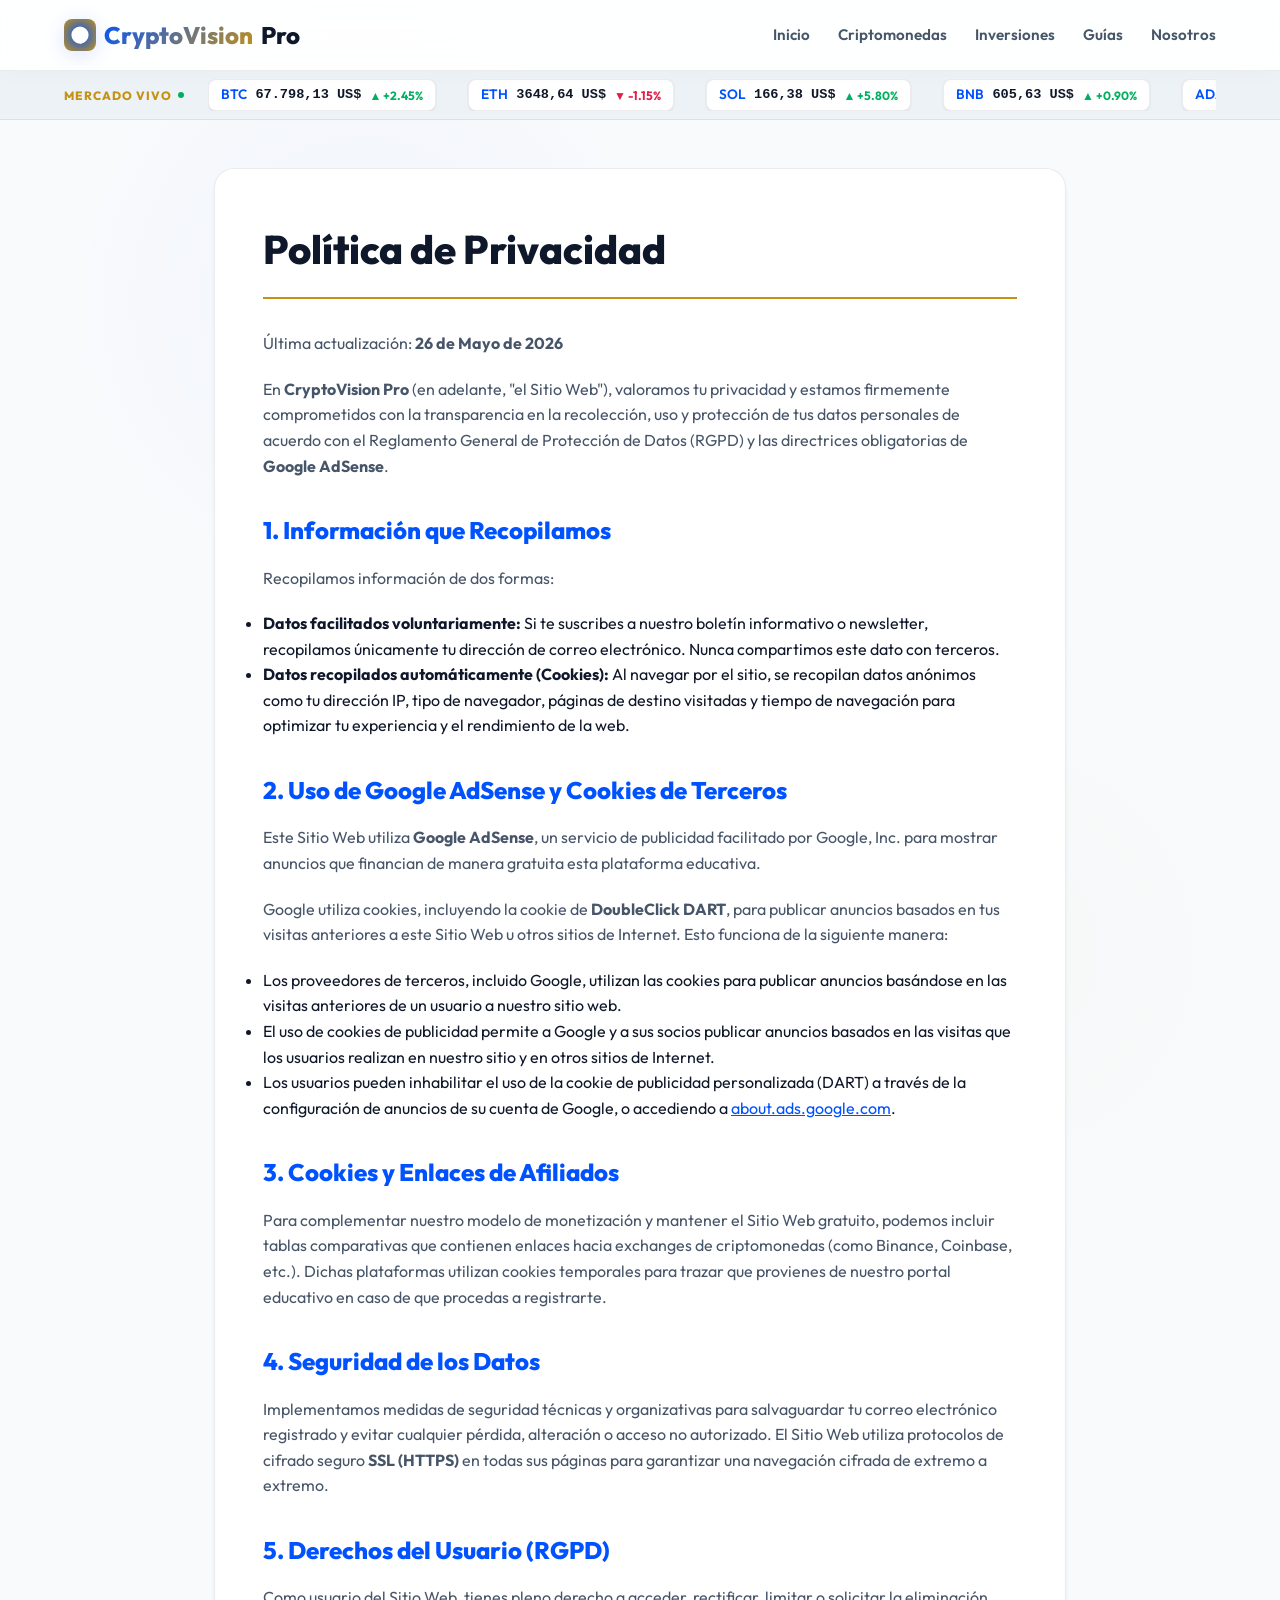
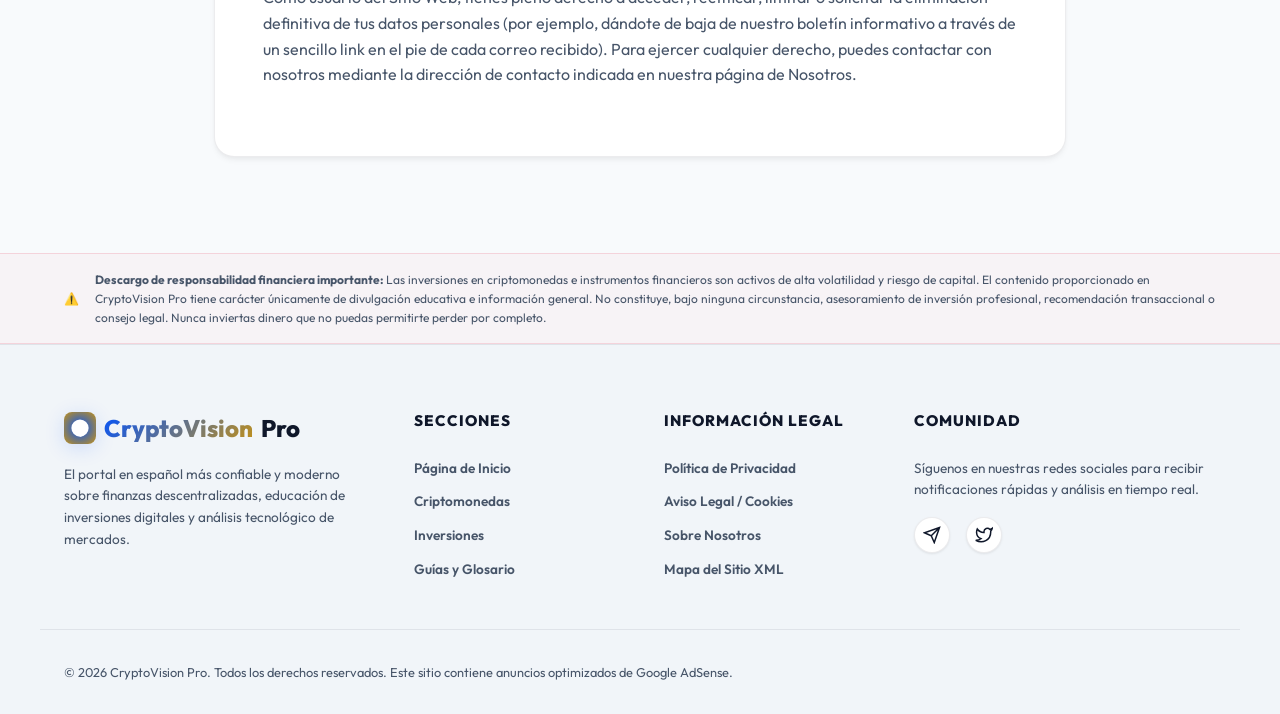
<file: politica-privacidad.html>
<!DOCTYPE html>
<html lang="es">
<head>
    <script async src="https://pagead2.googlesyndication.com/pagead/js/adsbygoogle.js?client=ca-pub-4146063311457753" crossorigin="anonymous"></script>
    <meta charset="UTF-8">
    <meta name="viewport" content="width=device-width, initial-scale=1.0">
    <title>Política de Privacidad | CryptoVision Pro (Obligatorio AdSense)</title>
    <meta name="description" content="Política de privacidad de CryptoVision Pro de acuerdo con el RGPD y los requisitos obligatorios de monetización para Google AdSense.">
    <meta name="robots" content="noindex, follow"> <!-- Las páginas legales no se indexan para evitar duplicidad, pero se siguen enlaces -->
    
    <!-- Favicon y Estilos -->
    <link rel="icon" type="image/png" href="data:image/svg+xml,<svg xmlns=%22http://www.w3.org/2000/svg%22 viewBox=%220 0 100 100%22><text y=%22.9em%22 font-size=%2290%22>🪙</text></svg>">
    <link rel="stylesheet" href="css/styles.css">
</head>
<body>

    <!-- MAIN HEADER -->
    <header class="main-header">
        <div class="header-container">
            <a href="index.html" class="logo" id="headerLogo">
                <div class="logo-icon">
                    <svg width="18" height="18" viewBox="0 0 24 24" fill="none" stroke="currentColor" stroke-width="3">
                        <circle cx="12" cy="12" r="10"></circle>
                        <path d="M12 6v12M12 6C9 6 8 8 8 10s1 4 4 4 4 2 4 4-1 4-4 4"></path>
                    </svg>
                </div>
                <span>CryptoVision</span>Pro
            </a>
            
            <nav class="main-nav" id="mainNav">
                <a href="index.html" class="nav-link" id="navHome">Inicio</a>
                <a href="categorias.html" class="nav-link" id="navCrypto">Criptomonedas</a>
                <a href="categorias.html" class="nav-link" id="navInvest">Inversiones</a>
                <a href="categorias.html" class="nav-link" id="navGuides">Guías</a>
                <a href="sobre-nosotros.html" class="nav-link" id="navAbout">Nosotros</a>
            </nav>
            
            <div class="menu-toggle" id="menuToggle">
                <span></span>
                <span></span>
                <span></span>
            </div>
        </div>
    </header>

    <!-- REAL-TIME PRICE TICKER -->
    <section class="ticker-section" aria-label="Cotizaciones en vivo">
        <div class="ticker-container">
            <div class="ticker-title">Mercado Vivo</div>
            <div class="ticker-wrap">
                <div class="ticker-track" id="tickerTrack">
                    <div class="ticker-item"><span class="ticker-symbol">Cargando cotizaciones...</span></div>
                </div>
            </div>
        </div>
    </section>

    <!-- MAIN WRAPPER -->
    <div class="main-wrapper" style="grid-template-columns: 1fr; max-width: 900px; padding: 3rem 1.5rem;">
        <main class="main-content">
            
            <div class="legal-container">
                <h1 class="legal-title">Política de Privacidad</h1>
                
                <div class="legal-content">
                    <p>Última actualización: <strong>26 de Mayo de 2026</strong></p>
                    <p>En <strong>CryptoVision Pro</strong> (en adelante, "el Sitio Web"), valoramos tu privacidad y estamos firmemente comprometidos con la transparencia en la recolección, uso y protección de tus datos personales de acuerdo con el Reglamento General de Protección de Datos (RGPD) y las directrices obligatorias de <strong>Google AdSense</strong>.</p>
                    
                    <h2>1. Información que Recopilamos</h2>
                    <p>Recopilamos información de dos formas:</p>
                    <ul>
                        <li><strong>Datos facilitados voluntariamente:</strong> Si te suscribes a nuestro boletín informativo o newsletter, recopilamos únicamente tu dirección de correo electrónico. Nunca compartimos este dato con terceros.</li>
                        <li><strong>Datos recopilados automáticamente (Cookies):</strong> Al navegar por el sitio, se recopilan datos anónimos como tu dirección IP, tipo de navegador, páginas de destino visitadas y tiempo de navegación para optimizar tu experiencia y el rendimiento de la web.</li>
                    </ul>

                    <h2>2. Uso de Google AdSense y Cookies de Terceros</h2>
                    <p>Este Sitio Web utiliza <strong>Google AdSense</strong>, un servicio de publicidad facilitado por Google, Inc. para mostrar anuncios que financian de manera gratuita esta plataforma educativa.</p>
                    <p>Google utiliza cookies, incluyendo la cookie de <strong>DoubleClick DART</strong>, para publicar anuncios basados en tus visitas anteriores a este Sitio Web u otros sitios de Internet. Esto funciona de la siguiente manera:</p>
                    <ul>
                        <li>Los proveedores de terceros, incluido Google, utilizan las cookies para publicar anuncios basándose en las visitas anteriores de un usuario a nuestro sitio web.</li>
                        <li>El uso de cookies de publicidad permite a Google y a sus socios publicar anuncios basados en las visitas que los usuarios realizan en nuestro sitio y en otros sitios de Internet.</li>
                        <li>Los usuarios pueden inhabilitar el uso de la cookie de publicidad personalizada (DART) a través de la configuración de anuncios de su cuenta de Google, o accediendo a <a href="https://about.ads.google.com/" target="_blank" style="color:var(--accent-blue); text-decoration: underline;">about.ads.google.com</a>.</li>
                    </ul>

                    <h2>3. Cookies y Enlaces de Afiliados</h2>
                    <p>Para complementar nuestro modelo de monetización y mantener el Sitio Web gratuito, podemos incluir tablas comparativas que contienen enlaces hacia exchanges de criptomonedas (como Binance, Coinbase, etc.). Dichas plataformas utilizan cookies temporales para trazar que provienes de nuestro portal educativo en caso de que procedas a registrarte.</p>

                    <h2>4. Seguridad de los Datos</h2>
                    <p>Implementamos medidas de seguridad técnicas y organizativas para salvaguardar tu correo electrónico registrado y evitar cualquier pérdida, alteración o acceso no autorizado. El Sitio Web utiliza protocolos de cifrado seguro <strong>SSL (HTTPS)</strong> en todas sus páginas para garantizar una navegación cifrada de extremo a extremo.</p>

                    <h2>5. Derechos del Usuario (RGPD)</h2>
                    <p>Como usuario del Sitio Web, tienes pleno derecho a acceder, rectificar, limitar o solicitar la eliminación definitiva de tus datos personales (por ejemplo, dándote de baja de nuestro boletín informativo a través de un sencillo link en el pie de cada correo recibido). Para ejercer cualquier derecho, puedes contactar con nosotros mediante la dirección de contacto indicada en nuestra página de Nosotros.</p>
                </div>
            </div>

        </main>
    </div>

    <!-- DISCLAIMER BAR (Requerido YMYL) -->
    <section class="disclaimer-bar">
        <div class="disclaimer-container">
            <span class="disclaimer-icon">⚠️</span>
            <p><strong>Descargo de responsabilidad financiera importante:</strong> Las inversiones en criptomonedas e instrumentos financieros son activos de alta volatilidad y riesgo de capital. El contenido proporcionado en CryptoVision Pro tiene carácter únicamente de divulgación educativa e información general. No constituye, bajo ninguna circunstancia, asesoramiento de inversión profesional, recomendación transaccional o consejo legal. Nunca inviertas dinero que no puedas permitirte perder por completo.</p>
        </div>
    </section>

    <!-- FOOTER -->
    <footer class="main-footer">
        <div class="footer-container">
            <div class="footer-logo-desc">
                <a href="index.html" class="logo">
                    <div class="logo-icon">
                        <svg width="18" height="18" viewBox="0 0 24 24" fill="none" stroke="currentColor" stroke-width="3">
                            <circle cx="12" cy="12" r="10"></circle>
                            <path d="M12 6v12M12 6C9 6 8 8 8 10s1 4 4 4 4 2 4 4-1 4-4 4"></path>
                        </svg>
                    </div>
                    <span>CryptoVision</span>Pro
                </a>
                <p class="footer-desc">El portal en español más confiable y moderno sobre finanzas descentralizadas, educación de inversiones digitales y análisis tecnológico de mercados.</p>
            </div>
            
            <div>
                <h4 class="footer-col-title">Secciones</h4>
                <ul class="footer-links">
                    <li><a href="index.html">Página de Inicio</a></li>
                    <li><a href="categorias.html">Criptomonedas</a></li>
                    <li><a href="categorias.html">Inversiones</a></li>
                    <li><a href="categorias.html">Guías y Glosario</a></li>
                </ul>
            </div>
            
            <div>
                <h4 class="footer-col-title">Información Legal</h4>
                <ul class="footer-links">
                    <li><a href="politica-privacidad.html">Política de Privacidad</a></li>
                    <li><a href="aviso-legal.html">Aviso Legal / Cookies</a></li>
                    <li><a href="sobre-nosotros.html">Sobre Nosotros</a></li>
                    <li><a href="sitemap.xml">Mapa del Sitio XML</a></li>
                </ul>
            </div>
            
            <div class="footer-about">
                <h4 class="footer-col-title">Comunidad</h4>
                <p>Síguenos en nuestras redes sociales para recibir notificaciones rápidas y análisis en tiempo real.</p>
                <div class="social-links">
                    <a href="#" class="social-icon" aria-label="Telegram"><svg width="18" height="18" viewBox="0 0 24 24" fill="none" stroke="currentColor" stroke-width="2"><path d="M22 2L11 13M22 2l-7 20-4-9-9-4z"></path></svg></a>
                    <a href="#" class="social-icon" aria-label="Twitter"><svg width="18" height="18" viewBox="0 0 24 24" fill="none" stroke="currentColor" stroke-width="2"><path d="M23 3a10.9 10.9 0 0 1-3.14 1.53 4.48 4.48 0 0 0-7.86 3v1A10.66 10.66 0 0 1 3 4s-4 9 5 13a11.64 11.64 0 0 1-7 2c9 5 20 0 20-11.5a4.5 4.5 0 0 0-.08-.83A7.72 7.72 0 0 0 23 3z"></path></svg></a>
                </div>
            </div>
        </div>
        
        <div class="footer-bottom">
            <p>&copy; 2026 CryptoVision Pro. Todos los derechos reservados. Este sitio contiene anuncios optimizados de Google AdSense.</p>
        </div>
    </footer>

    <!-- Scripts -->
    <script src="js/main.js" defer></script>
</body>
</html>
</file>
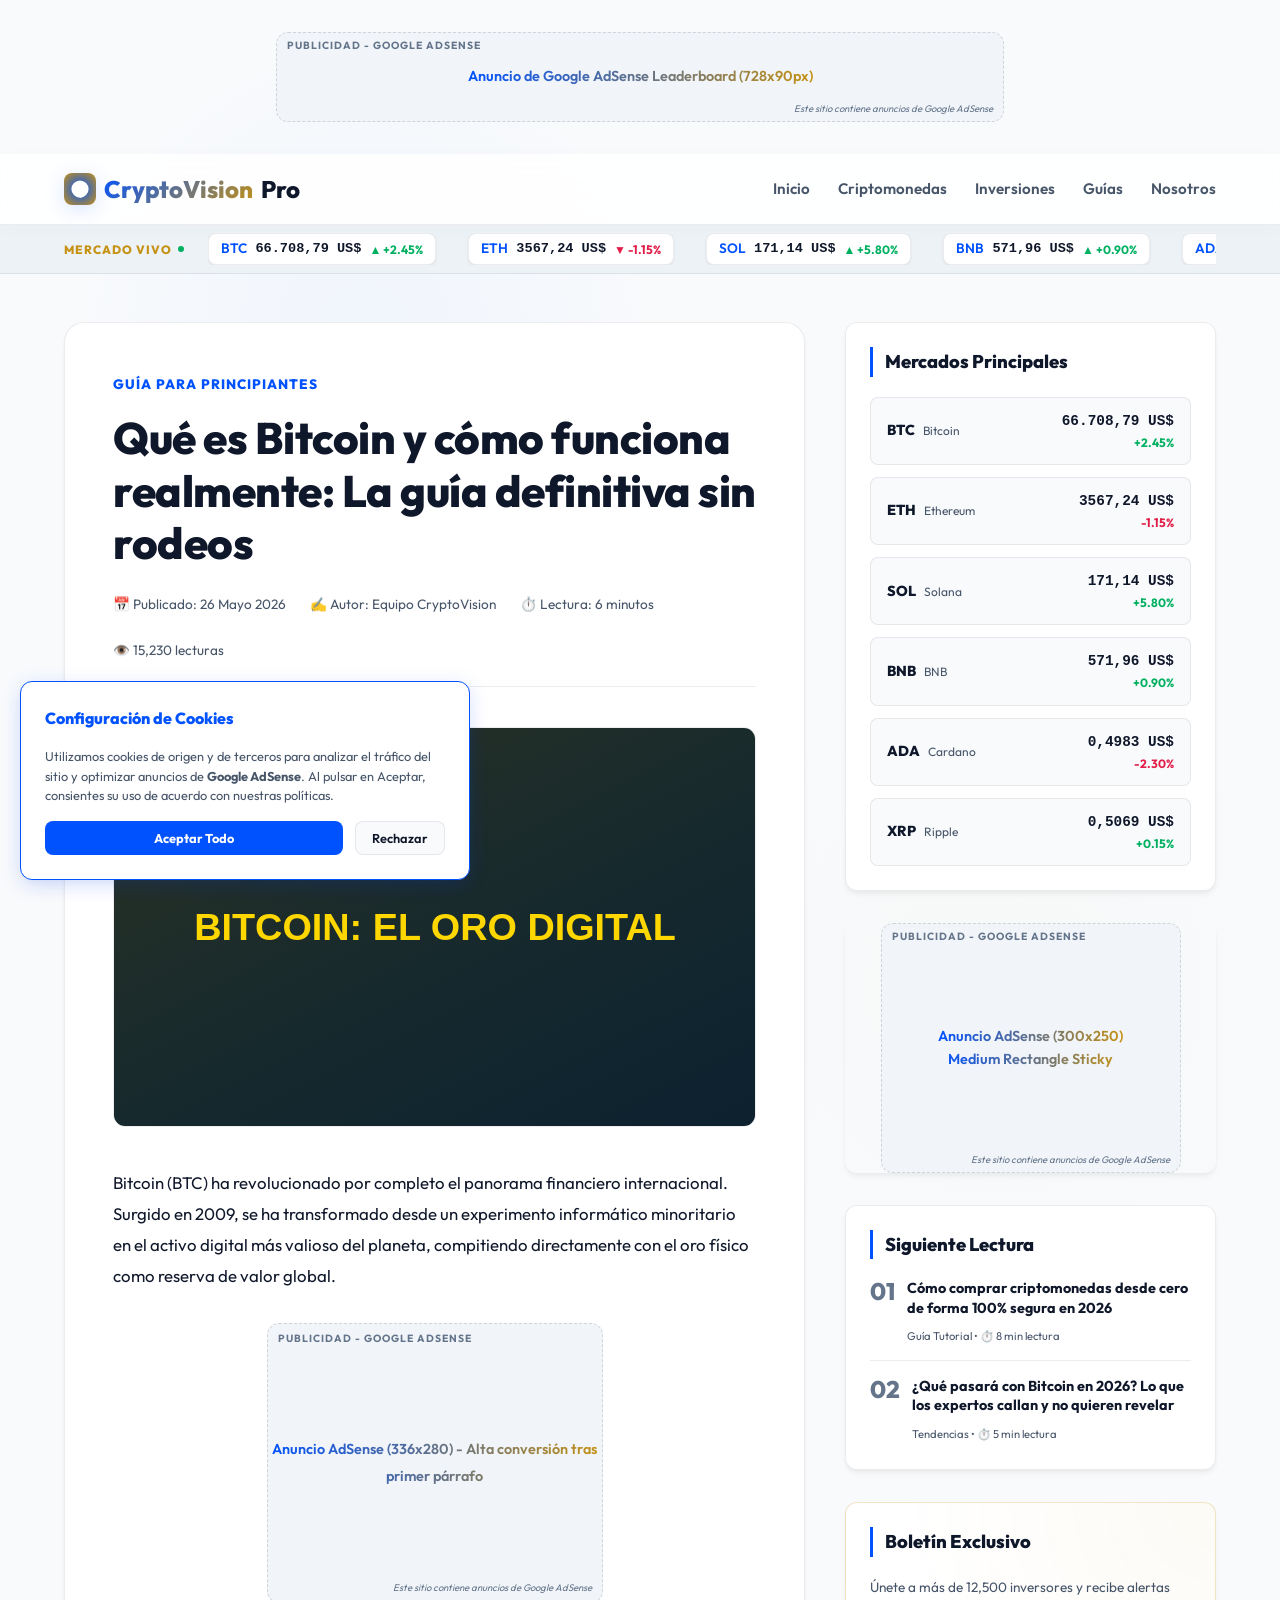
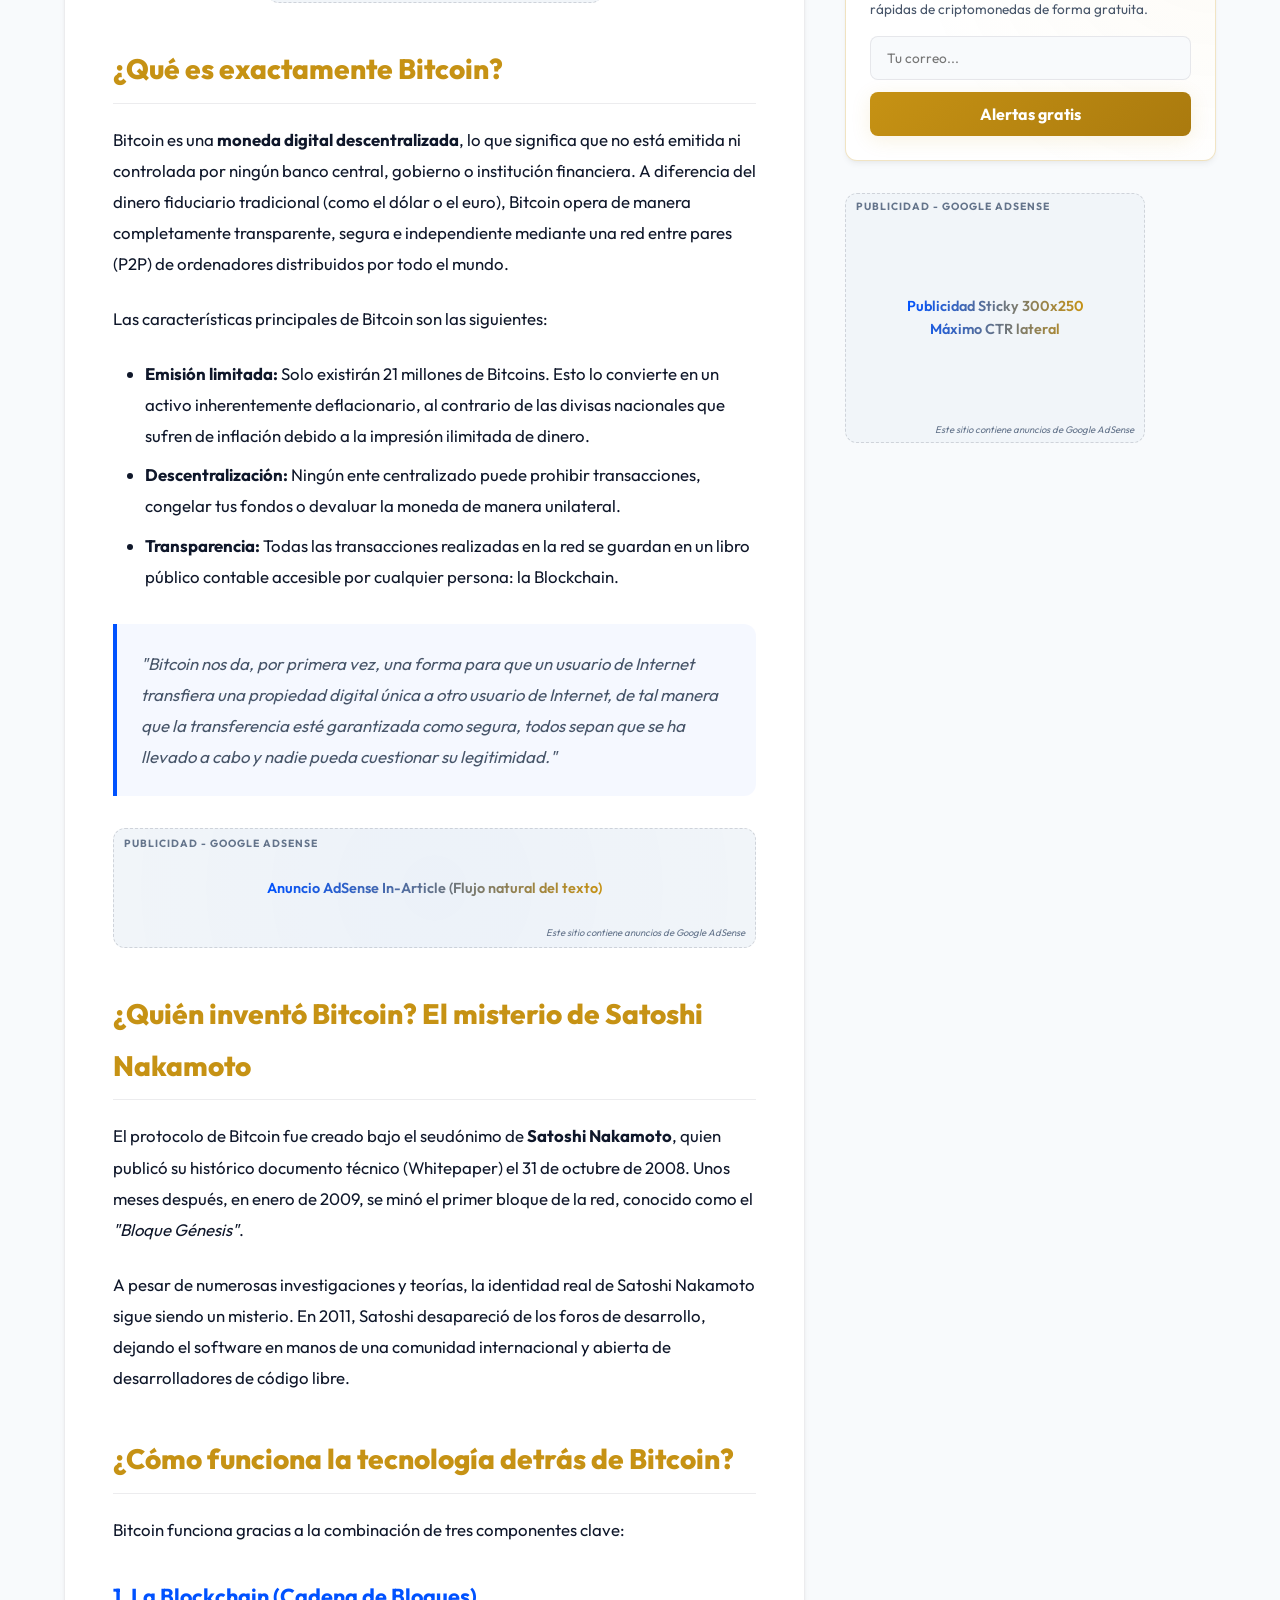
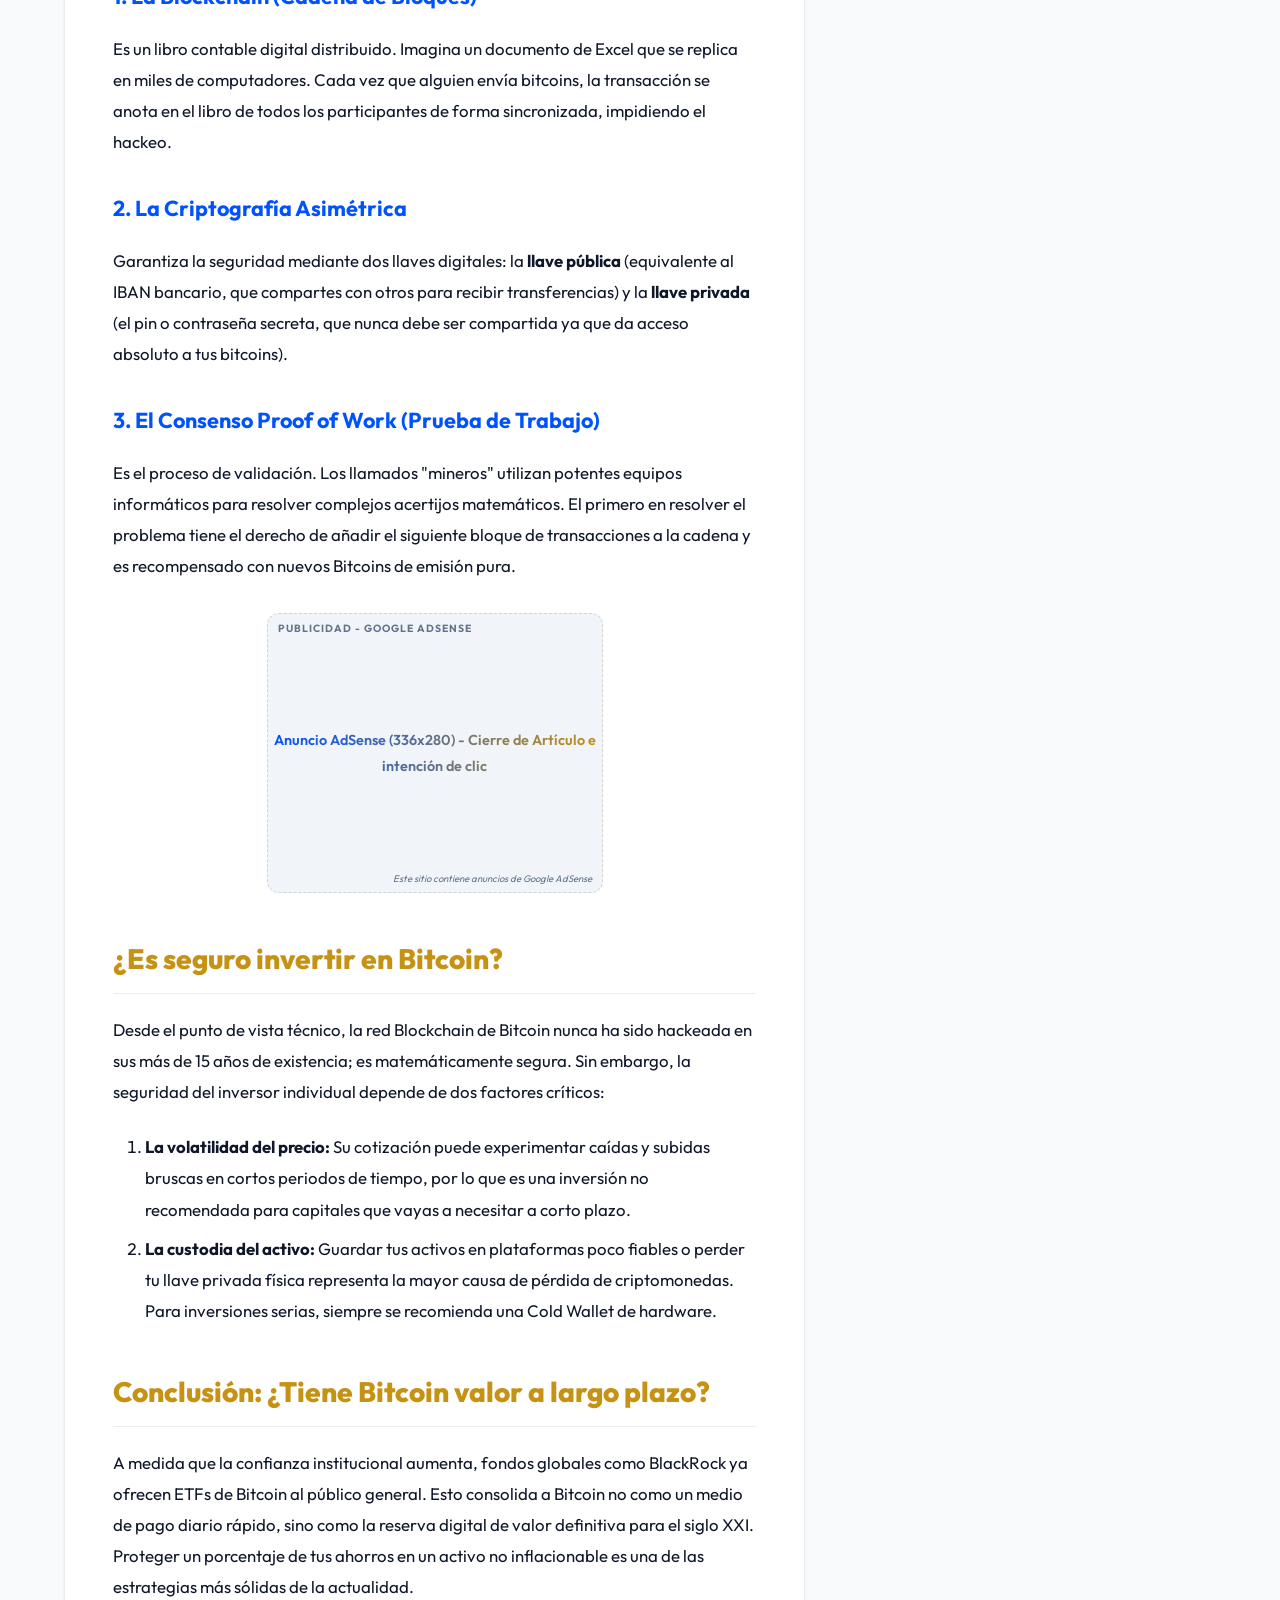
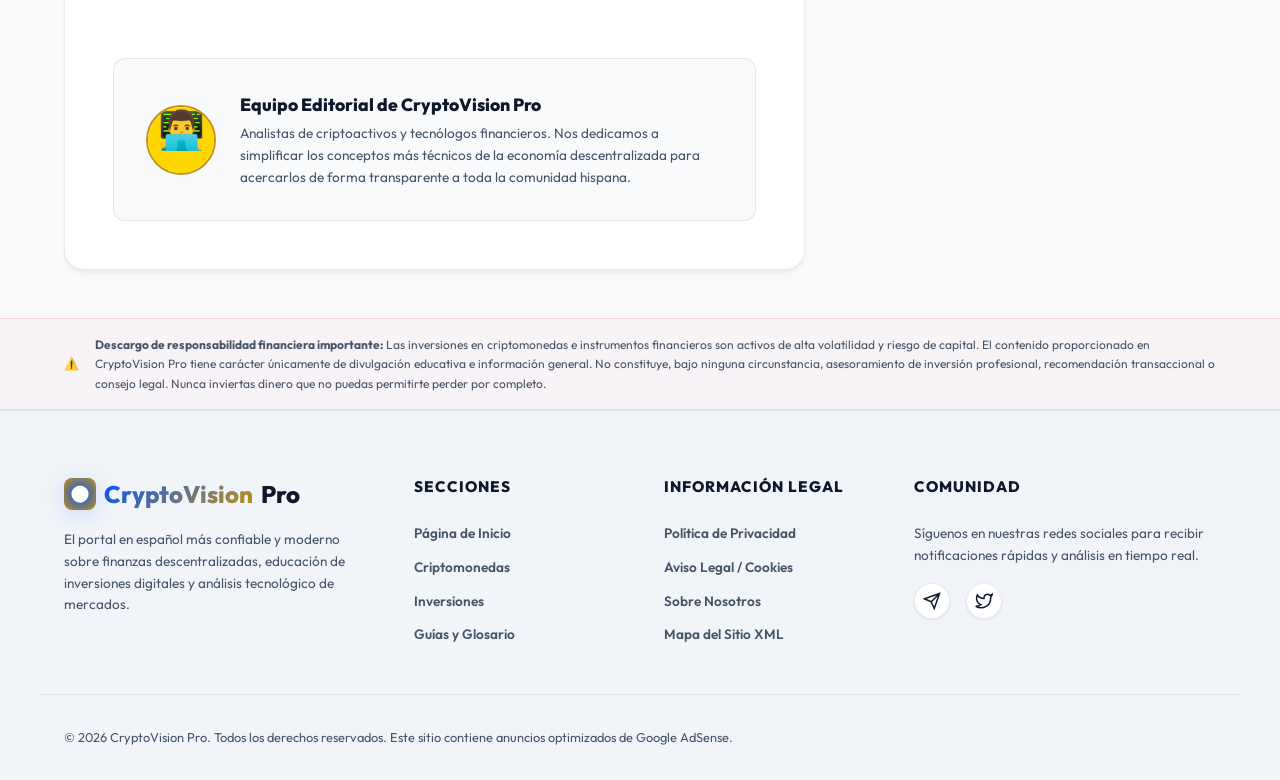
<file: que-es-bitcoin.html>
<!DOCTYPE html>
<html lang="es">
<head>
    <script async src="https://pagead2.googlesyndication.com/pagead/js/adsbygoogle.js?client=ca-pub-4146063311457753" crossorigin="anonymous"></script>
    <meta charset="UTF-8">
    <meta name="viewport" content="width=device-width, initial-scale=1.0">
    <title>Qué es Bitcoin y cómo funciona realmente: La guía definitiva</title>
    <meta name="description" content="¿Qué es Bitcoin y cómo funciona? Descubre de forma sencilla la tecnología Blockchain, el proceso de minería, quién es Satoshi Nakamoto y si es seguro invertir hoy.">
    <meta name="keywords" content="que es bitcoin, como funciona bitcoin, blockchain, minar bitcoin, satoshi nakamoto, seguridad bitcoin">
    <meta name="robots" content="index, follow">
    
    <!-- Open Graph / Facebook -->
    <meta property="og:type" content="article">
    <meta property="og:url" content="https://cryptovision.pro/que-es-bitcoin">
    <meta property="og:title" content="Qué es Bitcoin y cómo funciona realmente: La guía definitiva sin rodeos">
    <meta property="og:description" content="¿Es el oro digital o una burbuja? Descubre los fundamentos lógicos y tecnológicos detrás de la primera criptomoneda en esta guía completa.">
    <meta property="og:image" content="https://cryptovision.pro/img/og-bitcoin.jpg">
    
    <!-- Favicon y Estilos -->
    <link rel="icon" type="image/png" href="data:image/svg+xml,<svg xmlns=%22http://www.w3.org/2000/svg%22 viewBox=%220 0 100 100%22><text y=%22.9em%22 font-size=%2290%22>🪙</text></svg>">
    <link rel="stylesheet" href="css/styles.css">

    <!-- Schema Markup JSON-LD (SEO Rich Snippets) -->
    <script type="application/ld+json">
    {
      "@context": "https://schema.org",
      "@type": "TechArticle",
      "mainEntityOfPage": {
        "@type": "WebPage",
        "@id": "https://cryptovision.pro/que-es-bitcoin.html"
      },
      "headline": "Qué es Bitcoin y cómo funciona realmente: La guía definitiva sin rodeos",
      "description": "Descubre qué es Bitcoin, su funcionamiento tecnológico mediante Blockchain, su creador Satoshi Nakamoto, y las implicaciones de su adopción mundial.",
      "image": "https://cryptovision.pro/img/og-bitcoin.jpg",
      "author": {
        "@type": "Organization",
        "name": "Equipo de CryptoVision Pro",
        "url": "https://cryptovision.pro/sobre-nosotros.html"
      },
      "publisher": {
        "@type": "Organization",
        "name": "CryptoVision Pro",
        "logo": {
          "@type": "ImageObject",
          "url": "https://cryptovision.pro/img/logo-full.png"
        }
      },
      "datePublished": "2026-05-26",
      "dateModified": "2026-05-26"
    }
    </script>
</head>
<body>

    <!-- AD BLOCK: Header Leaderboard (728x90px) -->
    <div class="header-ad-wrap" style="max-width:1200px; margin:1rem auto 0; padding:0 1.5rem;">
        <div class="adsense-placeholder ads-leaderboard">
            <div class="ads-text">Anuncio de Google AdSense Leaderboard (728x90px)</div>
        </div>
    </div>

    <!-- MAIN HEADER -->
    <header class="main-header">
        <div class="header-container">
            <a href="index.html" class="logo" id="headerLogo">
                <div class="logo-icon">
                    <svg width="18" height="18" viewBox="0 0 24 24" fill="none" stroke="currentColor" stroke-width="3">
                        <circle cx="12" cy="12" r="10"></circle>
                        <path d="M12 6v12M12 6C9 6 8 8 8 10s1 4 4 4 4 2 4 4-1 4-4 4"></path>
                    </svg>
                </div>
                <span>CryptoVision</span>Pro
            </a>
            
            <nav class="main-nav" id="mainNav">
                <a href="index.html" class="nav-link" id="navHome">Inicio</a>
                <a href="categorias.html" class="nav-link" id="navCrypto">Criptomonedas</a>
                <a href="categorias.html" class="nav-link" id="navInvest">Inversiones</a>
                <a href="categorias.html" class="nav-link" id="navGuides">Guías</a>
                <a href="sobre-nosotros.html" class="nav-link" id="navAbout">Nosotros</a>
            </nav>
            
            <div class="menu-toggle" id="menuToggle">
                <span></span>
                <span></span>
                <span></span>
            </div>
        </div>
    </header>

    <!-- REAL-TIME PRICE TICKER -->
    <section class="ticker-section" aria-label="Cotizaciones en vivo">
        <div class="ticker-container">
            <div class="ticker-title">Mercado Vivo</div>
            <div class="ticker-wrap">
                <div class="ticker-track" id="tickerTrack">
                    <div class="ticker-item"><span class="ticker-symbol">Cargando cotizaciones...</span></div>
                </div>
            </div>
        </div>
    </section>

    <!-- MAIN WRAPPER (Article layout + Sidebar) -->
    <div class="main-wrapper">
        <main class="main-content">
            
            <article class="article-container">
                <header class="article-header">
                    <a href="categorias.html" class="article-cat-tag">Guía para Principiantes</a>
                    <h1 class="article-title">Qué es Bitcoin y cómo funciona realmente: La guía definitiva sin rodeos</h1>
                    
                    <div class="article-meta-info">
                        <span>📅 Publicado: 26 Mayo 2026</span>
                        <span>✍️ Autor: Equipo CryptoVision</span>
                        <span>⏱️ Lectura: 6 minutos</span>
                        <span>👁️ 15,230 lecturas</span>
                    </div>
                </header>

                <img src="data:image/svg+xml,<svg xmlns=%22http://www.w3.org/2000/svg%22 width=%22800%22 height=%22400%22 style=%22background:%230d1723%22><rect width=%22800%22 height=%22400%22 fill=%22url(%23g)%22/><defs><linearGradient id=%22g%22 x1=%220%25%22 y1=%220%25%22 x2=%22100%25%22 y2=%22100%25%22><stop offset=%220%25%22 stop-color=%22%23ffd700%22 stop-opacity=%220.15%22/><stop offset=%22100%25%22 stop-color=%22%2300d4ff%22 stop-opacity=%220.05%22/></linearGradient></defs><text x=%2250%25%22 y=%2250%25%22 fill=%22%23ffd700%22 font-family=%22sans-serif%22 font-weight=%22800%22 font-size=%2238%22 text-anchor=%22middle%22 dominant-baseline=%22central%22>BITCOIN: EL ORO DIGITAL</text></svg>" alt="Bitcoin moneda física dorada brillante" class="article-main-image">

                <div class="article-content">
                    <p>Bitcoin (BTC) ha revolucionado por completo el panorama financiero internacional. Surgido en 2009, se ha transformado desde un experimento informático minoritario en el activo digital más valioso del planeta, compitiendo directamente con el oro físico como reserva de valor global.</p>

                    <!-- ADSENSE BLOCK: After first paragraph (High CTR 336x280) -->
                    <div class="adsense-placeholder ads-large-rectangle">
                        <div class="ads-text">Anuncio AdSense (336x280) - Alta conversión tras primer párrafo</div>
                    </div>

                    <h2>¿Qué es exactamente Bitcoin?</h2>
                    <p>Bitcoin es una <strong>moneda digital descentralizada</strong>, lo que significa que no está emitida ni controlada por ningún banco central, gobierno o institución financiera. A diferencia del dinero fiduciario tradicional (como el dólar o el euro), Bitcoin opera de manera completamente transparente, segura e independiente mediante una red entre pares (P2P) de ordenadores distribuidos por todo el mundo.</p>
                    
                    <p>Las características principales de Bitcoin son las siguientes:</p>
                    <ul>
                        <li><strong>Emisión limitada:</strong> Solo existirán 21 millones de Bitcoins. Esto lo convierte en un activo inherentemente deflacionario, al contrario de las divisas nacionales que sufren de inflación debido a la impresión ilimitada de dinero.</li>
                        <li><strong>Descentralización:</strong> Ningún ente centralizado puede prohibir transacciones, congelar tus fondos o devaluar la moneda de manera unilateral.</li>
                        <li><strong>Transparencia:</strong> Todas las transacciones realizadas en la red se guardan en un libro público contable accesible por cualquier persona: la Blockchain.</li>
                    </ul>

                    <blockquote>
                        "Bitcoin nos da, por primera vez, una forma para que un usuario de Internet transfiera una propiedad digital única a otro usuario de Internet, de tal manera que la transferencia esté garantizada como segura, todos sepan que se ha llevado a cabo y nadie pueda cuestionar su legitimidad."
                    </blockquote>

                    <!-- ADSENSE BLOCK: In-article responsive ad -->
                    <div class="adsense-placeholder ads-in-article">
                        <div class="ads-text">Anuncio AdSense In-Article (Flujo natural del texto)</div>
                    </div>

                    <h2>¿Quién inventó Bitcoin? El misterio de Satoshi Nakamoto</h2>
                    <p>El protocolo de Bitcoin fue creado bajo el seudónimo de <strong>Satoshi Nakamoto</strong>, quien publicó su histórico documento técnico (Whitepaper) el 31 de octubre de 2008. Unos meses después, en enero de 2009, se minó el primer bloque de la red, conocido como el <i>"Bloque Génesis"</i>.</p>
                    <p>A pesar de numerosas investigaciones y teorías, la identidad real de Satoshi Nakamoto sigue siendo un misterio. En 2011, Satoshi desapareció de los foros de desarrollo, dejando el software en manos de una comunidad internacional y abierta de desarrolladores de código libre.</p>

                    <h2>¿Cómo funciona la tecnología detrás de Bitcoin?</h2>
                    <p>Bitcoin funciona gracias a la combinación de tres componentes clave:</p>
                    
                    <h3>1. La Blockchain (Cadena de Bloques)</h3>
                    <p>Es un libro contable digital distribuido. Imagina un documento de Excel que se replica en miles de computadores. Cada vez que alguien envía bitcoins, la transacción se anota en el libro de todos los participantes de forma sincronizada, impidiendo el hackeo.</p>
                    
                    <h3>2. La Criptografía Asimétrica</h3>
                    <p>Garantiza la seguridad mediante dos llaves digitales: la <strong>llave pública</strong> (equivalente al IBAN bancario, que compartes con otros para recibir transferencias) y la <strong>llave privada</strong> (el pin o contraseña secreta, que nunca debe ser compartida ya que da acceso absoluto a tus bitcoins).</p>

                    <h3>3. El Consenso Proof of Work (Prueba de Trabajo)</h3>
                    <p>Es el proceso de validación. Los llamados "mineros" utilizan potentes equipos informáticos para resolver complejos acertijos matemáticos. El primero en resolver el problema tiene el derecho de añadir el siguiente bloque de transacciones a la cadena y es recompensado con nuevos Bitcoins de emisión pura.</p>

                    <!-- ADSENSE BLOCK: Before comments / footer -->
                    <div class="adsense-placeholder ads-large-rectangle">
                        <div class="ads-text">Anuncio AdSense (336x280) - Cierre de Artículo e intención de clic</div>
                    </div>

                    <h2>¿Es seguro invertir en Bitcoin?</h2>
                    <p>Desde el punto de vista técnico, la red Blockchain de Bitcoin nunca ha sido hackeada en sus más de 15 años de existencia; es matemáticamente segura. Sin embargo, la seguridad del inversor individual depende de dos factores críticos:</p>
                    <ol>
                        <li><strong>La volatilidad del precio:</strong> Su cotización puede experimentar caídas y subidas bruscas en cortos periodos de tiempo, por lo que es una inversión no recomendada para capitales que vayas a necesitar a corto plazo.</li>
                        <li><strong>La custodia del activo:</strong> Guardar tus activos en plataformas poco fiables o perder tu llave privada física representa la mayor causa de pérdida de criptomonedas. Para inversiones serias, siempre se recomienda una Cold Wallet de hardware.</li>
                    </ol>

                    <h2>Conclusión: ¿Tiene Bitcoin valor a largo plazo?</h2>
                    <p>A medida que la confianza institucional aumenta, fondos globales como BlackRock ya ofrecen ETFs de Bitcoin al público general. Esto consolida a Bitcoin no como un medio de pago diario rápido, sino como la reserva digital de valor definitiva para el siglo XXI. Proteger un porcentaje de tus ahorros en un activo no inflacionable es una de las estrategias más sólidas de la actualidad.</p>
                </div>

                <!-- Author Box -->
                <footer class="author-box">
                    <img src="data:image/svg+xml,<svg xmlns=%22http://www.w3.org/2000/svg%22 width=%2270%22 height=%2270%22 style=%22background:%23ffd700%22><text x=%2250%25%22 y=%2255%25%22 font-size=%2240%22 text-anchor=%22middle%22>👨‍💻</text></svg>" alt="Avatar del editor financiero" class="author-avatar">
                    <div class="author-info">
                        <h4>Equipo Editorial de CryptoVision Pro</h4>
                        <p>Analistas de criptoactivos y tecnólogos financieros. Nos dedicamos a simplificar los conceptos más técnicos de la economía descentralizada para acercarlos de forma transparente a toda la comunidad hispana.</p>
                    </div>
                </footer>
            </article>

        </main>

        <!-- SIDEBAR -->
        <aside class="sidebar">
            <!-- Price Widget -->
            <div class="widget">
                <h3 class="widget-title">Mercados Principales</h3>
                <div class="sidebar-prices" id="sidebarPricesList">
                    <div style="text-align:center; padding:1rem; color:var(--text-secondary)">Cargando mercado...</div>
                </div>
            </div>

            <!-- Ad Block Sidebar (300x250) -->
            <div class="widget" style="padding: 0; background: none; border: none;">
                <div class="adsense-placeholder ads-medium-rectangle" style="margin: 0 auto;">
                    <div class="ads-text">Anuncio AdSense (300x250)<br>Medium Rectangle Sticky</div>
                </div>
            </div>

            <!-- More read articles -->
            <div class="widget">
                <h3 class="widget-title">Siguiente Lectura</h3>
                <div class="popular-posts">
                    <div class="popular-item">
                        <span class="popular-number">01</span>
                        <div class="popular-content">
                            <h5><a href="como-comprar-criptomonedas.html">Cómo comprar criptomonedas desde cero de forma 100% segura en 2026</a></h5>
                            <span>Guía Tutorial • ⏱️ 8 min lectura</span>
                        </div>
                    </div>
                    <div class="popular-item">
                        <span class="popular-number">02</span>
                        <div class="popular-content">
                            <h5><a href="categorias.html">¿Qué pasará con Bitcoin en 2026? Lo que los expertos callan y no quieren revelar</a></h5>
                            <span>Tendencias • ⏱️ 5 min lectura</span>
                        </div>
                    </div>
                </div>
            </div>

            <!-- Sticky Sidebar newsletter -->
            <div class="sidebar-sticky">
                <div class="widget widget-newsletter">
                    <h3 class="widget-title">Boletín Exclusivo</h3>
                    <p style="font-size:0.85rem; color:var(--text-secondary)">Únete a más de 12,500 inversores y recibe alertas rápidas de criptomonedas de forma gratuita.</p>
                    <form class="newsletter-form" onsubmit="event.preventDefault(); alert('¡Gracias!');">
                        <input type="email" class="newsletter-input" placeholder="Tu correo..." required>
                        <button type="submit" class="btn btn-newsletter">Alertas gratis</button>
                    </form>
                </div>
                
                <div class="adsense-placeholder ads-medium-rectangle" style="margin: 0;">
                    <div class="ads-text">Publicidad Sticky 300x250<br>Máximo CTR lateral</div>
                </div>
            </div>
        </aside>
    </div>

    <!-- DISCLAIMER BAR (Requerido YMYL) -->
    <section class="disclaimer-bar">
        <div class="disclaimer-container">
            <span class="disclaimer-icon">⚠️</span>
            <p><strong>Descargo de responsabilidad financiera importante:</strong> Las inversiones en criptomonedas e instrumentos financieros son activos de alta volatilidad y riesgo de capital. El contenido proporcionado en CryptoVision Pro tiene carácter únicamente de divulgación educativa e información general. No constituye, bajo ninguna circunstancia, asesoramiento de inversión profesional, recomendación transaccional o consejo legal. Nunca inviertas dinero que no puedas permitirte perder por completo.</p>
        </div>
    </section>

    <!-- FOOTER -->
    <footer class="main-footer">
        <div class="footer-container">
            <div class="footer-logo-desc">
                <a href="index.html" class="logo">
                    <div class="logo-icon">
                        <svg width="18" height="18" viewBox="0 0 24 24" fill="none" stroke="currentColor" stroke-width="3">
                            <circle cx="12" cy="12" r="10"></circle>
                            <path d="M12 6v12M12 6C9 6 8 8 8 10s1 4 4 4 4 2 4 4-1 4-4 4"></path>
                        </svg>
                    </div>
                    <span>CryptoVision</span>Pro
                </a>
                <p class="footer-desc">El portal en español más confiable y moderno sobre finanzas descentralizadas, educación de inversiones digitales y análisis tecnológico de mercados.</p>
            </div>
            
            <div>
                <h4 class="footer-col-title">Secciones</h4>
                <ul class="footer-links">
                    <li><a href="index.html">Página de Inicio</a></li>
                    <li><a href="categorias.html">Criptomonedas</a></li>
                    <li><a href="categorias.html">Inversiones</a></li>
                    <li><a href="categorias.html">Guías y Glosario</a></li>
                </ul>
            </div>
            
            <div>
                <h4 class="footer-col-title">Información Legal</h4>
                <ul class="footer-links">
                    <li><a href="politica-privacidad.html">Política de Privacidad</a></li>
                    <li><a href="aviso-legal.html">Aviso Legal / Cookies</a></li>
                    <li><a href="sobre-nosotros.html">Sobre Nosotros</a></li>
                    <li><a href="sitemap.xml">Mapa del Sitio XML</a></li>
                </ul>
            </div>
            
            <div class="footer-about">
                <h4 class="footer-col-title">Comunidad</h4>
                <p>Síguenos en nuestras redes sociales para recibir notificaciones rápidas y análisis en tiempo real.</p>
                <div class="social-links">
                    <a href="#" class="social-icon" aria-label="Telegram"><svg width="18" height="18" viewBox="0 0 24 24" fill="none" stroke="currentColor" stroke-width="2"><path d="M22 2L11 13M22 2l-7 20-4-9-9-4z"></path></svg></a>
                    <a href="#" class="social-icon" aria-label="Twitter"><svg width="18" height="18" viewBox="0 0 24 24" fill="none" stroke="currentColor" stroke-width="2"><path d="M23 3a10.9 10.9 0 0 1-3.14 1.53 4.48 4.48 0 0 0-7.86 3v1A10.66 10.66 0 0 1 3 4s-4 9 5 13a11.64 11.64 0 0 1-7 2c9 5 20 0 20-11.5a4.5 4.5 0 0 0-.08-.83A7.72 7.72 0 0 0 23 3z"></path></svg></a>
                </div>
            </div>
        </div>
        
        <div class="footer-bottom">
            <p>&copy; 2026 CryptoVision Pro. Todos los derechos reservados. Este sitio contiene anuncios optimizados de Google AdSense.</p>
        </div>
    </footer>

    <!-- COOKIE CONSENT -->
    <div class="cookie-consent" id="cookieConsent">
        <h4 class="cookie-title">Configuración de Cookies</h4>
        <p class="cookie-text">Utilizamos cookies de origen y de terceros para analizar el tráfico del sitio y optimizar anuncios de <strong>Google AdSense</strong>. Al pulsar en Aceptar, consientes su uso de acuerdo con nuestras políticas.</p>
        <div class="cookie-buttons">
            <button class="btn-cookie-accept" id="acceptCookies">Aceptar Todo</button>
            <button class="btn-cookie-decline" id="declineCookies">Rechazar</button>
        </div>
    </div>

    <!-- Scripts -->
    <script src="js/main.js" defer></script>
</body>
</html>
</file>
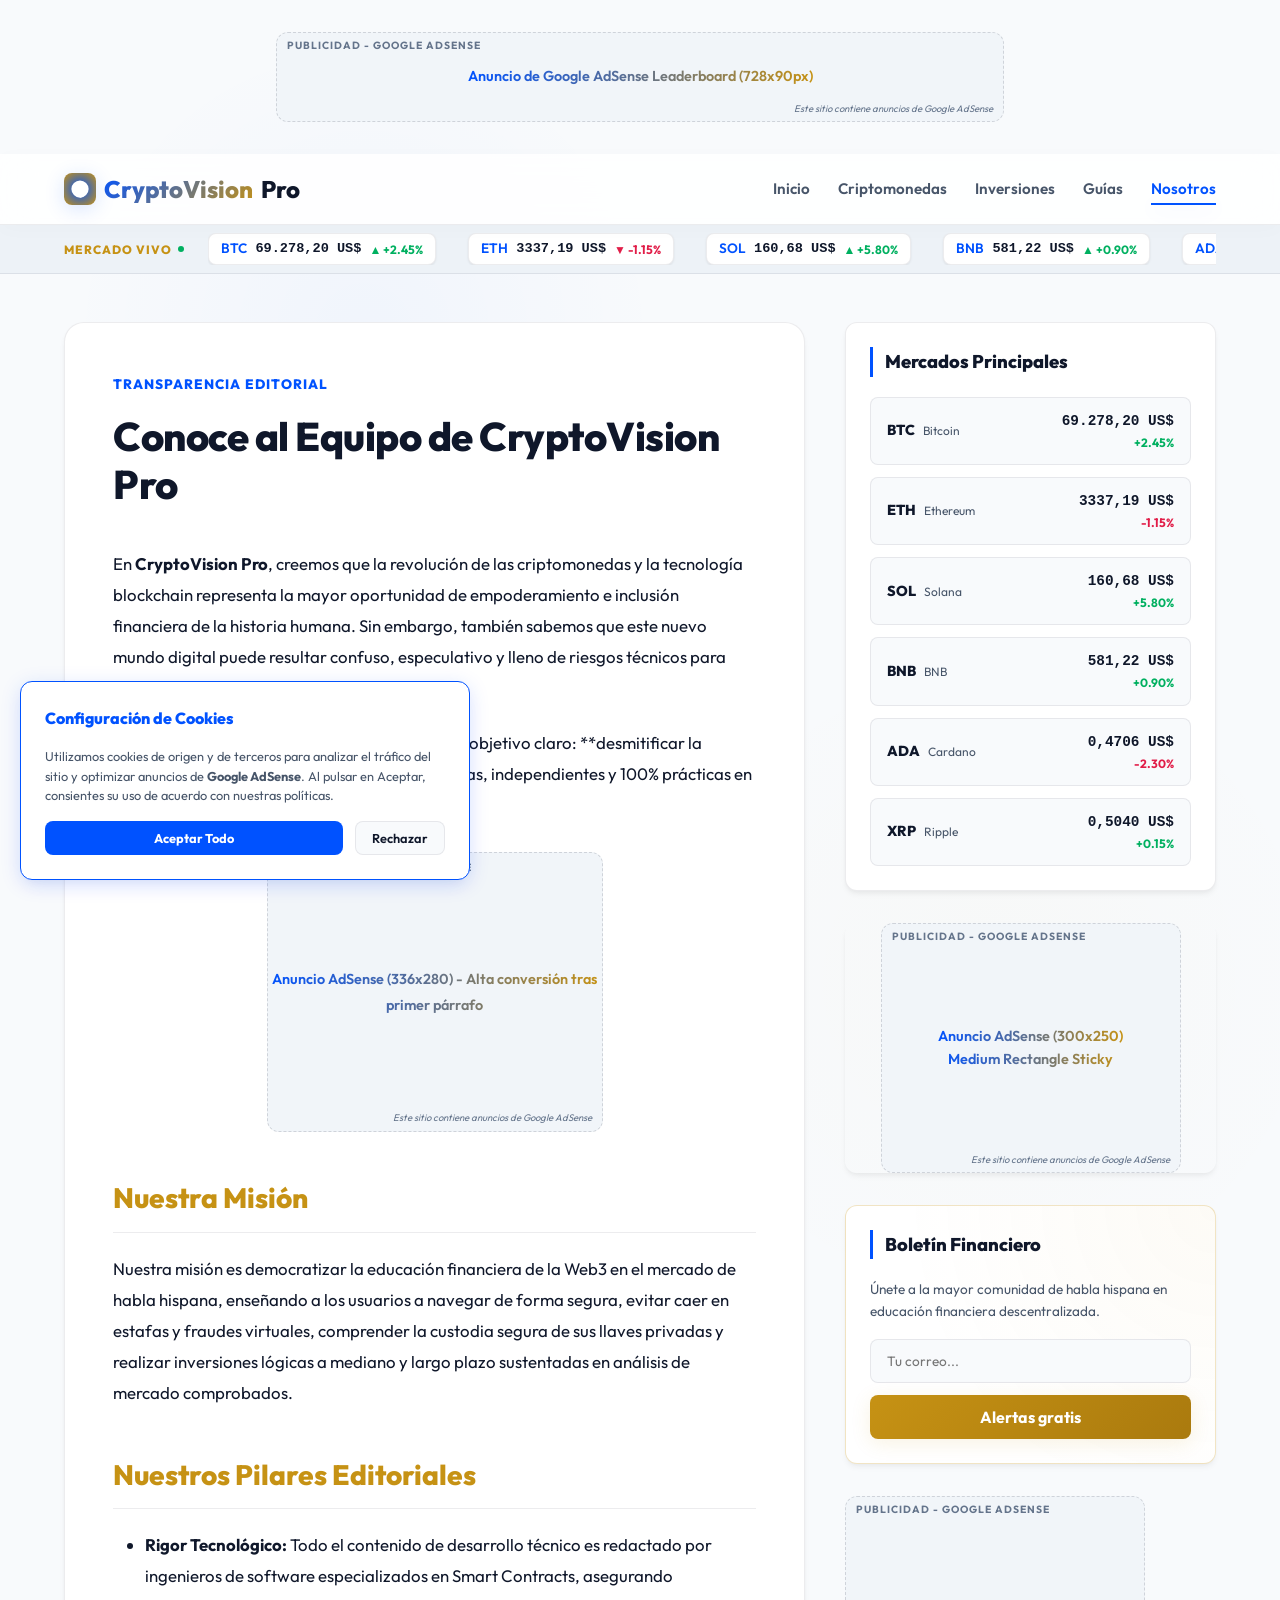
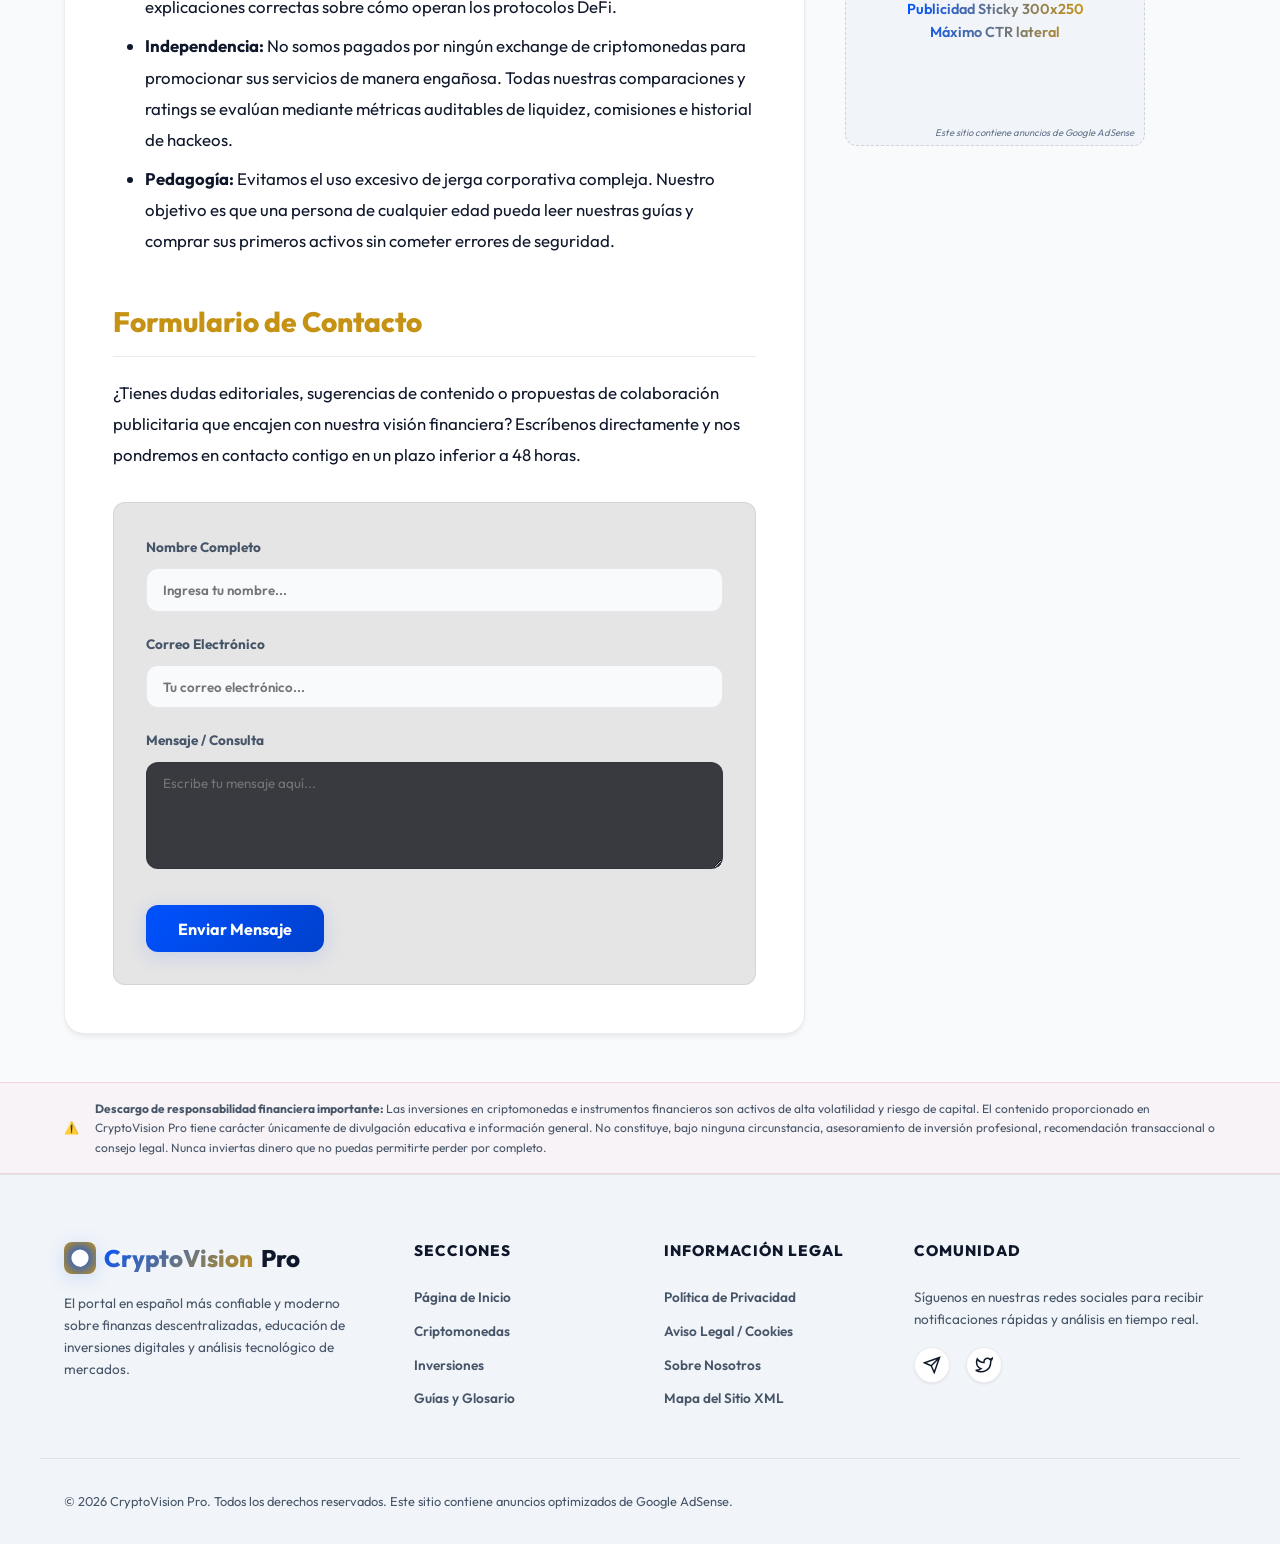
<file: sobre-nosotros.html>
<!DOCTYPE html>
<html lang="es">
<head>
    <script async src="https://pagead2.googlesyndication.com/pagead/js/adsbygoogle.js?client=ca-pub-4146063311457753" crossorigin="anonymous"></script>
    <meta charset="UTF-8">
    <meta name="viewport" content="width=device-width, initial-scale=1.0">
    <title>Sobre Nosotros y Contacto | CryptoVision Pro</title>
    <meta name="description" content="Conoce al equipo detrás de CryptoVision Pro. Expertos en tecnología blockchain y educación financiera que crean guías claras sobre criptomonedas e inversiones.">
    <meta name="keywords" content="quienes somos, contacto cryptovision, equipo de redaccion, educacion financiera, finanzas descentralizadas">
    <meta name="robots" content="index, follow">
    
    <!-- Open Graph / Facebook -->
    <meta property="og:type" content="website">
    <meta property="og:url" content="https://cryptovision.pro/sobre-nosotros">
    <meta property="og:title" content="Sobre Nosotros y Línea Editorial | CryptoVision Pro">
    <meta property="og:description" content="Conoce nuestro equipo de redactores, analistas de blockchain e ingenieros de software enfocados en descentralizar la educación financiera.">
    <meta property="og:image" content="https://cryptovision.pro/img/og-about.jpg">
    
    <!-- Favicon y Estilos -->
    <link rel="icon" type="image/png" href="data:image/svg+xml,<svg xmlns=%22http://www.w3.org/2000/svg%22 viewBox=%220 0 100 100%22><text y=%22.9em%22 font-size=%2290%22>🪙</text></svg>">
    <link rel="stylesheet" href="css/styles.css">
</head>
<body>

    <!-- AD BLOCK: Header Leaderboard (728x90px) -->
    <div class="header-ad-wrap" style="max-width:1200px; margin:1rem auto 0; padding:0 1.5rem;">
        <div class="adsense-placeholder ads-leaderboard">
            <div class="ads-text">Anuncio de Google AdSense Leaderboard (728x90px)</div>
        </div>
    </div>

    <!-- MAIN HEADER -->
    <header class="main-header">
        <div class="header-container">
            <a href="index.html" class="logo" id="headerLogo">
                <div class="logo-icon">
                    <svg width="18" height="18" viewBox="0 0 24 24" fill="none" stroke="currentColor" stroke-width="3">
                        <circle cx="12" cy="12" r="10"></circle>
                        <path d="M12 6v12M12 6C9 6 8 8 8 10s1 4 4 4 4 2 4 4-1 4-4 4"></path>
                    </svg>
                </div>
                <span>CryptoVision</span>Pro
            </a>
            
            <nav class="main-nav" id="mainNav">
                <a href="index.html" class="nav-link" id="navHome">Inicio</a>
                <a href="categorias.html" class="nav-link" id="navCrypto">Criptomonedas</a>
                <a href="categorias.html" class="nav-link" id="navInvest">Inversiones</a>
                <a href="categorias.html" class="nav-link" id="navGuides">Guías</a>
                <a href="sobre-nosotros.html" class="nav-link active" id="navAbout">Nosotros</a>
            </nav>
            
            <div class="menu-toggle" id="menuToggle">
                <span></span>
                <span></span>
                <span></span>
            </div>
        </div>
    </header>

    <!-- REAL-TIME PRICE TICKER -->
    <section class="ticker-section" aria-label="Cotizaciones en vivo">
        <div class="ticker-container">
            <div class="ticker-title">Mercado Vivo</div>
            <div class="ticker-wrap">
                <div class="ticker-track" id="tickerTrack">
                    <div class="ticker-item"><span class="ticker-symbol">Cargando cotizaciones...</span></div>
                </div>
            </div>
        </div>
    </section>

    <!-- MAIN WRAPPER -->
    <div class="main-wrapper">
        <main class="main-content">
            
            <article class="article-container">
                <header class="article-header">
                    <span class="article-cat-tag">Transparencia Editorial</span>
                    <h1 class="article-title" style="font-size:2.5rem;">Conoce al Equipo de CryptoVision Pro</h1>
                </header>

                <div class="article-content">
                    <p>En <strong>CryptoVision Pro</strong>, creemos que la revolución de las criptomonedas y la tecnología blockchain representa la mayor oportunidad de empoderamiento e inclusión financiera de la historia humana. Sin embargo, también sabemos que este nuevo mundo digital puede resultar confuso, especulativo y lleno de riesgos técnicos para quienes dan sus primeros pasos.</p>
                    <p>Por eso, en 2026, creamos este Sitio Web con un objetivo claro: **desmitificar la tecnología blockchain** y proveer guías rigurosas, independientes y 100% prácticas en español para inversores novatos y avanzados.</p>

                    <!-- ADSENSE BLOCK: After first paragraph (High CTR 336x280) -->
                    <div class="adsense-placeholder ads-large-rectangle">
                        <div class="ads-text">Anuncio AdSense (336x280) - Alta conversión tras primer párrafo</div>
                    </div>

                    <h2>Nuestra Misión</h2>
                    <p>Nuestra misión es democratizar la educación financiera de la Web3 en el mercado de habla hispana, enseñando a los usuarios a navegar de forma segura, evitar caer en estafas y fraudes virtuales, comprender la custodia segura de sus llaves privadas y realizar inversiones lógicas a mediano y largo plazo sustentadas en análisis de mercado comprobados.</p>

                    <h2>Nuestros Pilares Editoriales</h2>
                    <ul>
                        <li><strong>Rigor Tecnológico:</strong> Todo el contenido de desarrollo técnico es redactado por ingenieros de software especializados en Smart Contracts, asegurando explicaciones correctas sobre cómo operan los protocolos DeFi.</li>
                        <li><strong>Independencia:</strong> No somos pagados por ningún exchange de criptomonedas para promocionar sus servicios de manera engañosa. Todas nuestras comparaciones y ratings se evalúan mediante métricas auditables de liquidez, comisiones e historial de hackeos.</li>
                        <li><strong>Pedagogía:</strong> Evitamos el uso excesivo de jerga corporativa compleja. Nuestro objetivo es que una persona de cualquier edad pueda leer nuestras guías y comprar sus primeros activos sin cometer errores de seguridad.</li>
                    </ul>

                    <h2>Formulario de Contacto</h2>
                    <p>¿Tienes dudas editoriales, sugerencias de contenido o propuestas de colaboración publicitaria que encajen con nuestra visión financiera? Escríbenos directamente y nos pondremos en contacto contigo en un plazo inferior a 48 horas.</p>

                    <form class="calc-form" style="margin-top:2rem; background:rgba(0,0,0,0.1); padding:2rem; border-radius:var(--radius-md); border:1px solid var(--border-color);" onsubmit="event.preventDefault(); alert('¡Mensaje enviado con éxito! Nos comunicaremos a la brevedad.');">
                        <div class="input-group">
                            <label for="contactName">Nombre Completo</label>
                            <input type="text" id="contactName" required placeholder="Ingresa tu nombre...">
                        </div>
                        <div class="input-group">
                            <label for="contactEmail">Correo Electrónico</label>
                            <input type="email" id="contactEmail" required placeholder="Tu correo electrónico...">
                        </div>
                        <div class="input-group">
                            <label for="contactMessage">Mensaje / Consulta</label>
                            <textarea id="contactMessage" required rows="5" style="background:rgba(13,16,23,0.8); border:1px solid var(--border-color); border-radius:var(--radius-md); padding:0.8rem 1rem; color:var(--text-primary); font-family:inherit; resize:vertical;" placeholder="Escribe tu mensaje aquí..."></textarea>
                        </div>
                        <button type="submit" class="btn btn-primary" style="margin-top:1rem; align-self: flex-start;">Enviar Mensaje</button>
                    </form>
                </div>
            </article>

        </main>

        <!-- SIDEBAR -->
        <aside class="sidebar">
            <div class="widget">
                <h3 class="widget-title">Mercados Principales</h3>
                <div class="sidebar-prices" id="sidebarPricesList">
                    <div style="text-align:center; padding:1rem; color:var(--text-secondary)">Cargando mercado...</div>
                </div>
            </div>

            <!-- Ad Block Sidebar (300x250) -->
            <div class="widget" style="padding: 0; background: none; border: none;">
                <div class="adsense-placeholder ads-medium-rectangle" style="margin: 0 auto;">
                    <div class="ads-text">Anuncio AdSense (300x250)<br>Medium Rectangle Sticky</div>
                </div>
            </div>

            <div class="sidebar-sticky">
                <div class="widget widget-newsletter">
                    <h3 class="widget-title">Boletín Financiero</h3>
                    <p style="font-size:0.85rem; color:var(--text-secondary)">Únete a la mayor comunidad de habla hispana en educación financiera descentralizada.</p>
                    <form class="newsletter-form" onsubmit="event.preventDefault(); alert('¡Gracias!');">
                        <input type="email" class="newsletter-input" placeholder="Tu correo..." required>
                        <button type="submit" class="btn btn-newsletter">Alertas gratis</button>
                    </form>
                </div>
                
                <div class="adsense-placeholder ads-medium-rectangle" style="margin: 0;">
                    <div class="ads-text">Publicidad Sticky 300x250<br>Máximo CTR lateral</div>
                </div>
            </div>
        </aside>
    </div>

    <!-- DISCLAIMER BAR (Requerido YMYL) -->
    <section class="disclaimer-bar">
        <div class="disclaimer-container">
            <span class="disclaimer-icon">⚠️</span>
            <p><strong>Descargo de responsabilidad financiera importante:</strong> Las inversiones en criptomonedas e instrumentos financieros son activos de alta volatilidad y riesgo de capital. El contenido proporcionado en CryptoVision Pro tiene carácter únicamente de divulgación educativa e información general. No constituye, bajo ninguna circunstancia, asesoramiento de inversión profesional, recomendación transaccional o consejo legal. Nunca inviertas dinero que no puedas permitirte perder por completo.</p>
        </div>
    </section>

    <!-- FOOTER -->
    <footer class="main-footer">
        <div class="footer-container">
            <div class="footer-logo-desc">
                <a href="index.html" class="logo">
                    <div class="logo-icon">
                        <svg width="18" height="18" viewBox="0 0 24 24" fill="none" stroke="currentColor" stroke-width="3">
                            <circle cx="12" cy="12" r="10"></circle>
                            <path d="M12 6v12M12 6C9 6 8 8 8 10s1 4 4 4 4 2 4 4-1 4-4 4"></path>
                        </svg>
                    </div>
                    <span>CryptoVision</span>Pro
                </a>
                <p class="footer-desc">El portal en español más confiable y moderno sobre finanzas descentralizadas, educación de inversiones digitales y análisis tecnológico de mercados.</p>
            </div>
            
            <div>
                <h4 class="footer-col-title">Secciones</h4>
                <ul class="footer-links">
                    <li><a href="index.html">Página de Inicio</a></li>
                    <li><a href="categorias.html">Criptomonedas</a></li>
                    <li><a href="categorias.html">Inversiones</a></li>
                    <li><a href="categorias.html">Guías y Glosario</a></li>
                </ul>
            </div>
            
            <div>
                <h4 class="footer-col-title">Información Legal</h4>
                <ul class="footer-links">
                    <li><a href="politica-privacidad.html">Política de Privacidad</a></li>
                    <li><a href="aviso-legal.html">Aviso Legal / Cookies</a></li>
                    <li><a href="sobre-nosotros.html">Sobre Nosotros</a></li>
                    <li><a href="sitemap.xml">Mapa del Sitio XML</a></li>
                </ul>
            </div>
            
            <div class="footer-about">
                <h4 class="footer-col-title">Comunidad</h4>
                <p>Síguenos en nuestras redes sociales para recibir notificaciones rápidas y análisis en tiempo real.</p>
                <div class="social-links">
                    <a href="#" class="social-icon" aria-label="Telegram"><svg width="18" height="18" viewBox="0 0 24 24" fill="none" stroke="currentColor" stroke-width="2"><path d="M22 2L11 13M22 2l-7 20-4-9-9-4z"></path></svg></a>
                    <a href="#" class="social-icon" aria-label="Twitter"><svg width="18" height="18" viewBox="0 0 24 24" fill="none" stroke="currentColor" stroke-width="2"><path d="M23 3a10.9 10.9 0 0 1-3.14 1.53 4.48 4.48 0 0 0-7.86 3v1A10.66 10.66 0 0 1 3 4s-4 9 5 13a11.64 11.64 0 0 1-7 2c9 5 20 0 20-11.5a4.5 4.5 0 0 0-.08-.83A7.72 7.72 0 0 0 23 3z"></path></svg></a>
                </div>
            </div>
        </div>
        
        <div class="footer-bottom">
            <p>&copy; 2026 CryptoVision Pro. Todos los derechos reservados. Este sitio contiene anuncios optimizados de Google AdSense.</p>
        </div>
    </footer>

    <!-- COOKIE CONSENT -->
    <div class="cookie-consent" id="cookieConsent">
        <h4 class="cookie-title">Configuración de Cookies</h4>
        <p class="cookie-text">Utilizamos cookies de origen y de terceros para analizar el tráfico del sitio y optimizar anuncios de <strong>Google AdSense</strong>. Al pulsar en Aceptar, consientes su uso de acuerdo con nuestras políticas.</p>
        <div class="cookie-buttons">
            <button class="btn-cookie-accept" id="acceptCookies">Aceptar Todo</button>
            <button class="btn-cookie-decline" id="declineCookies">Rechazar</button>
        </div>
    </div>

    <!-- Scripts -->
    <script src="js/main.js" defer></script>
</body>
</html>
</file>
<file: css/styles.css>
/* ==========================================================================
   CRYPTOVISION PRO - SISTEMA DE DISEÑO Y HOJA DE ESTILOS
   Estilo: Light Mode Premium con acentos de Oro (#C69214) y Azul Financiero (#0052FF)
   ========================================================================== */

@import url('https://fonts.googleapis.com/css2?family=Outfit:wght@300;400;500;600;700;800&display=swap');

:root {
    /* Paleta de Colores - TEMA CLARO PREMIUM */
    --bg-primary: #F8FAFC;
    --bg-secondary: #F1F5F9;
    --bg-card: #FFFFFF;
    --bg-card-hover: #F8FAFC;
    
    --accent-gold: #C69214; /* Dorado más oscuro para excelente contraste y legibilidad */
    --accent-gold-rgb: 198, 146, 20;
    --accent-blue: #0052FF; /* Azul de alta confianza y conversión */
    --accent-blue-rgb: 0, 82, 255;
    
    --text-primary: #0F172A; /* Slate oscuro para lectura perfecta y descanso visual */
    --text-secondary: #475569;
    --text-muted: #64748B;
    
    --success: #00B060; /* Verde más contrastado para tema claro */
    --success-bg: rgba(0, 176, 96, 0.08);
    --danger: #E11D48; /* Rojo más contrastado para tema claro */
    --danger-bg: rgba(225, 29, 72, 0.08);
    
    --border-color: rgba(15, 23, 42, 0.08);
    --border-glow: rgba(0, 82, 255, 0.08);
    
    /* Sombras y Efectos Modernos */
    --shadow-sm: 0 1px 3px rgba(0, 0, 0, 0.05), 0 1px 2px rgba(0, 0, 0, 0.03);
    --shadow-md: 0 4px 6px -1px rgba(0, 0, 0, 0.05), 0 2px 4px -1px rgba(0, 0, 0, 0.03);
    --shadow-lg: 0 10px 25px -5px rgba(0, 82, 255, 0.05), 0 8px 10px -6px rgba(0, 0, 0, 0.03);
    
    --gold-glow: 0 4px 20px rgba(198, 146, 20, 0.12);
    --blue-glow: 0 4px 20px rgba(0, 82, 255, 0.15);
    
    /* Tipografía y Espaciados */
    --font-primary: 'Outfit', -apple-system, BlinkMacSystemFont, "Segoe UI", Roboto, sans-serif;
    --transition-fast: 0.2s cubic-bezier(0.4, 0, 0.2, 1);
    --transition-normal: 0.3s cubic-bezier(0.4, 0, 0.2, 1);
    --transition-slow: 0.5s cubic-bezier(0.4, 0, 0.2, 1);
    
    --radius-sm: 8px;
    --radius-md: 12px;
    --radius-lg: 20px;
    --radius-full: 9999px;
}

/* Reset de Estilos */
*, *::before, *::after {
    box-sizing: border-box;
    margin: 0;
    padding: 0;
}

html {
    scroll-behavior: smooth;
    font-size: 16px;
    -webkit-text-size-adjust: 100%;
}

body {
    background-color: var(--bg-primary);
    color: var(--text-primary);
    font-family: var(--font-primary);
    line-height: 1.6;
    overflow-x: hidden;
    position: relative;
}

/* Fondos Decorativos Suaves para Tema Claro */
body::before {
    content: '';
    position: absolute;
    top: 0;
    left: 5%;
    width: 600px;
    height: 600px;
    background: radial-gradient(circle, rgba(0, 82, 255, 0.03) 0%, rgba(255, 255, 255, 0) 70%);
    z-index: -2;
    pointer-events: none;
}

body::after {
    content: '';
    position: absolute;
    top: 600px;
    right: -5%;
    width: 700px;
    height: 700px;
    background: radial-gradient(circle, rgba(198, 146, 20, 0.02) 0%, rgba(255, 255, 255, 0) 70%);
    z-index: -2;
    pointer-events: none;
}

a {
    color: inherit;
    text-decoration: none;
    transition: var(--transition-fast);
}

img {
    max-width: 100%;
    height: auto;
    display: block;
    border-radius: var(--radius-sm);
}

button, input, select, textarea {
    font-family: inherit;
    background: none;
    border: none;
    outline: none;
    color: inherit;
}

/* ==========================================================================
   ESTILOS ADVERSING (Google AdSense Light Integration)
   ========================================================================== */
.adsense-placeholder {
    margin: 2rem auto;
    background: #F1F5F9;
    border: 1px dashed rgba(15, 23, 42, 0.15);
    border-radius: var(--radius-md);
    position: relative;
    display: flex;
    flex-direction: column;
    justify-content: center;
    align-items: center;
    overflow: hidden;
    transition: var(--transition-normal);
}

.adsense-placeholder::before {
    content: 'PUBLICIDAD - GOOGLE ADSENSE';
    position: absolute;
    top: 5px;
    left: 10px;
    font-size: 0.65rem;
    font-weight: 700;
    letter-spacing: 1px;
    color: var(--text-muted);
}

.adsense-placeholder::after {
    content: 'Este sitio contiene anuncios de Google AdSense';
    position: absolute;
    bottom: 5px;
    right: 10px;
    font-size: 0.6rem;
    color: var(--text-muted);
    font-style: italic;
}

.adsense-placeholder:hover {
    border-color: rgba(0, 82, 255, 0.35);
    background: #E2E8F0;
}

.ads-text {
    font-size: 0.9rem;
    color: var(--text-secondary);
    font-weight: 600;
    text-align: center;
    background: linear-gradient(90deg, var(--accent-blue), var(--accent-gold));
    -webkit-background-clip: text;
    -webkit-text-fill-color: transparent;
    animation: textPulse 3s infinite alternate;
}

@keyframes textPulse {
    0% { opacity: 0.7; }
    100% { opacity: 1; }
}

/* Tamaños Estándar de Ads */
.ads-leaderboard {
    width: 728px;
    height: 90px;
    max-width: 100%;
}

.ads-medium-rectangle {
    width: 300px;
    height: 250px;
}

.ads-large-rectangle {
    width: 336px;
    height: 280px;
    max-width: 100%;
}

.ads-in-article {
    width: 100%;
    min-height: 120px;
    background: radial-gradient(circle at center, rgba(0, 82, 255, 0.02) 0%, transparent 100%), #F1F5F9;
}

/* ==========================================================================
   DISEÑO DEL HEADER & NAVEGACIÓN
   ========================================================================== */
.main-header {
    position: sticky;
    top: 0;
    z-index: 100;
    background: rgba(255, 255, 255, 0.85);
    backdrop-filter: blur(16px);
    -webkit-backdrop-filter: blur(16px);
    border-bottom: 1px solid var(--border-color);
    box-shadow: 0 4px 20px rgba(0, 0, 0, 0.02);
    transition: var(--transition-normal);
}

.header-container {
    max-width: 1200px;
    margin: 0 auto;
    padding: 1rem 1.5rem;
    display: flex;
    justify-content: space-between;
    align-items: center;
}

.logo {
    display: flex;
    align-items: center;
    gap: 0.5rem;
    font-size: 1.5rem;
    font-weight: 800;
    color: var(--text-primary);
}

.logo span {
    background: linear-gradient(135deg, var(--accent-blue) 0%, var(--accent-gold) 100%);
    -webkit-background-clip: text;
    -webkit-text-fill-color: transparent;
}

.logo-icon {
    width: 32px;
    height: 32px;
    background: radial-gradient(circle, var(--accent-blue) 0%, var(--accent-gold) 100%);
    border-radius: var(--radius-sm);
    display: flex;
    align-items: center;
    justify-content: center;
    box-shadow: var(--blue-glow);
    animation: spinSlow 15s linear infinite;
}

.logo-icon svg {
    fill: #FFF;
    stroke: #FFF;
}

@keyframes spinSlow {
    from { transform: rotate(0deg); }
    to { transform: rotate(360deg); }
}

.main-nav {
    display: flex;
    gap: 1.75rem;
}

.nav-link {
    font-size: 0.95rem;
    font-weight: 600;
    color: var(--text-secondary);
    position: relative;
    padding: 0.25rem 0;
}

.nav-link:hover, .nav-link.active {
    color: var(--accent-blue);
}

.nav-link::after {
    content: '';
    position: absolute;
    bottom: 0;
    left: 0;
    width: 0;
    height: 2px;
    background: var(--accent-blue);
    transition: var(--transition-normal);
    box-shadow: var(--blue-glow);
}

.nav-link:hover::after, .nav-link.active::after {
    width: 100%;
}

/* Menú Móvil Hamburguesa */
.menu-toggle {
    display: none;
    flex-direction: column;
    gap: 6px;
    cursor: pointer;
    z-index: 101;
}

.menu-toggle span {
    display: block;
    width: 25px;
    height: 3px;
    background: var(--text-primary);
    border-radius: var(--radius-full);
    transition: var(--transition-normal);
}

/* ==========================================================================
   TICKER DE PRECIOS EN TIEMPO REAL (Tema Claro)
   ========================================================================== */
.ticker-section {
    background: #EDF2F7;
    border-bottom: 1px solid var(--border-color);
    padding: 0.5rem 0;
    overflow: hidden;
    white-space: nowrap;
}

.ticker-container {
    max-width: 1200px;
    margin: 0 auto;
    padding: 0 1.5rem;
    display: flex;
    align-items: center;
    gap: 1.5rem;
}

.ticker-title {
    font-size: 0.75rem;
    font-weight: 800;
    text-transform: uppercase;
    letter-spacing: 1px;
    color: var(--accent-gold);
    display: flex;
    align-items: center;
    gap: 0.4rem;
}

.ticker-title::after {
    content: '';
    display: inline-block;
    width: 6px;
    height: 6px;
    background: var(--success);
    border-radius: 50%;
    animation: blink 1.5s infinite;
}

@keyframes blink {
    0%, 100% { opacity: 0.2; }
    50% { opacity: 1; }
}

.ticker-wrap {
    flex-grow: 1;
    overflow: hidden;
    position: relative;
}

.ticker-track {
    display: flex;
    gap: 2rem;
    animation: scrollTicker 30s linear infinite;
    width: max-content;
}

.ticker-track:hover {
    animation-play-state: paused;
}

.ticker-item {
    display: inline-flex;
    align-items: center;
    gap: 0.5rem;
    font-size: 0.85rem;
    font-weight: 600;
    padding: 0.25rem 0.75rem;
    border-radius: var(--radius-sm);
    background: var(--bg-card);
    border: 1px solid var(--border-color);
    box-shadow: var(--shadow-sm);
    transition: var(--transition-fast);
}

.ticker-item:hover {
    background: var(--bg-primary);
    border-color: rgba(0, 82, 255, 0.2);
}

.ticker-symbol {
    color: var(--accent-blue);
}

.ticker-price {
    font-family: monospace;
}

.ticker-change {
    font-size: 0.75rem;
}

.change-up { color: var(--success); font-weight: 700; }
.change-down { color: var(--danger); font-weight: 700; }

@keyframes scrollTicker {
    0% { transform: translateX(0); }
    100% { transform: translateX(-50%); }
}

/* ==========================================================================
   SECCIÓN HERO (Hitos del tráfico inicial)
   ========================================================================== */
.hero-section {
    padding: 5rem 1.5rem;
    position: relative;
    overflow: hidden;
    border-bottom: 1px solid var(--border-color);
}

.hero-container {
    max-width: 1200px;
    margin: 0 auto;
    display: grid;
    grid-template-columns: 1.2fr 0.8fr;
    gap: 4rem;
    align-items: center;
}

.hero-content {
    display: flex;
    flex-direction: column;
    align-items: flex-start;
}

.hero-tag {
    background: rgba(0, 82, 255, 0.08);
    color: var(--accent-blue);
    border: 1px solid rgba(0, 82, 255, 0.15);
    padding: 0.4rem 1rem;
    border-radius: var(--radius-full);
    font-size: 0.85rem;
    font-weight: 700;
    letter-spacing: 0.5px;
    margin-bottom: 1.5rem;
    text-transform: uppercase;
}

.hero-title {
    font-size: 3.5rem;
    font-weight: 800;
    line-height: 1.15;
    margin-bottom: 1.5rem;
    letter-spacing: -1px;
    color: var(--text-primary);
}

.hero-title span {
    background: linear-gradient(135deg, var(--text-primary) 30%, var(--accent-gold) 100%);
    -webkit-background-clip: text;
    -webkit-text-fill-color: transparent;
}

.hero-subtitle {
    font-size: 1.2rem;
    color: var(--text-secondary);
    margin-bottom: 2.5rem;
    max-width: 580px;
}

.hero-buttons {
    display: flex;
    gap: 1rem;
    flex-wrap: wrap;
}

.btn {
    padding: 0.85rem 2rem;
    font-size: 1rem;
    font-weight: 600;
    border-radius: var(--radius-md);
    cursor: pointer;
    transition: var(--transition-normal);
    display: inline-flex;
    align-items: center;
    gap: 0.5rem;
}

.btn-primary {
    background: linear-gradient(135deg, var(--accent-blue) 0%, #0040cc 100%);
    color: #FFFFFF;
    font-weight: 700;
    box-shadow: var(--blue-glow);
}

.btn-primary:hover {
    transform: translateY(-2px);
    box-shadow: 0 6px 25px rgba(0, 82, 255, 0.35);
}

.btn-secondary {
    background: var(--bg-card);
    border: 1px solid var(--border-color);
    color: var(--text-primary);
    box-shadow: var(--shadow-sm);
}

.btn-secondary:hover {
    background: var(--bg-primary);
    border-color: rgba(0, 0, 0, 0.15);
    transform: translateY(-2px);
}

.hero-visual {
    position: relative;
    display: flex;
    justify-content: center;
    align-items: center;
}

.hero-card {
    background: var(--bg-card);
    border: 1px solid var(--border-color);
    border-radius: var(--radius-lg);
    padding: 2rem;
    width: 100%;
    max-width: 400px;
    box-shadow: var(--shadow-lg);
    backdrop-filter: blur(12px);
    position: relative;
    overflow: hidden;
}

.hero-card::before {
    content: '';
    position: absolute;
    top: -50%;
    left: -50%;
    width: 200%;
    height: 200%;
    background: radial-gradient(circle, rgba(0, 82, 255, 0.02) 0%, transparent 60%);
    pointer-events: none;
}

.hero-card-header {
    display: flex;
    justify-content: space-between;
    align-items: center;
    margin-bottom: 1.5rem;
}

.hero-card-title {
    font-size: 1.1rem;
    font-weight: 800;
    color: var(--accent-gold);
    display: flex;
    align-items: center;
    gap: 0.5rem;
}

.live-badge {
    background: var(--success-bg);
    color: var(--success);
    font-size: 0.7rem;
    font-weight: 700;
    padding: 0.2rem 0.6rem;
    border-radius: var(--radius-full);
    text-transform: uppercase;
}

.hero-crypto-ticker {
    display: flex;
    flex-direction: column;
    gap: 1rem;
}

.hero-crypto-row {
    display: grid;
    grid-template-columns: auto 1fr auto;
    align-items: center;
    gap: 0.75rem;
    padding-bottom: 0.75rem;
    border-bottom: 1px solid var(--border-color);
}

.hero-crypto-row:last-child {
    border-bottom: none;
    padding-bottom: 0;
}

.crypto-row-icon {
    width: 36px;
    height: 36px;
    background: var(--bg-secondary);
    border: 1px solid var(--border-color);
    border-radius: 50%;
    display: flex;
    align-items: center;
    justify-content: center;
}

.crypto-row-name h4 {
    font-size: 0.9rem;
    font-weight: 700;
}

.crypto-row-name span {
    font-size: 0.75rem;
    color: var(--text-secondary);
}

.crypto-row-data {
    text-align: right;
}

.crypto-row-price {
    font-weight: 800;
    font-size: 0.95rem;
}

/* ==========================================================================
   ESTRUCTURA PRINCIPAL (Home Grid - Dos Columnas con Sidebar)
   ========================================================================== */
.main-wrapper {
    max-width: 1200px;
    margin: 0 auto;
    padding: 3rem 1.5rem;
    display: grid;
    grid-template-columns: 8fr 4fr;
    gap: 2.5rem;
}

/* Grid de Artículos en Home */
.section-header {
    display: flex;
    justify-content: space-between;
    align-items: flex-end;
    margin-bottom: 2rem;
    border-left: 4px solid var(--accent-gold);
    padding-left: 1rem;
}

.section-title {
    font-size: 1.8rem;
    font-weight: 800;
    letter-spacing: -0.5px;
}

.section-link {
    font-size: 0.9rem;
    font-weight: 700;
    color: var(--accent-blue);
}

.section-link:hover {
    color: var(--text-primary);
}

.articles-grid {
    display: grid;
    grid-template-columns: repeat(2, 1fr);
    gap: 1.5rem;
    margin-bottom: 3rem;
}

.article-card {
    background: var(--bg-card);
    border: 1px solid var(--border-color);
    border-radius: var(--radius-md);
    overflow: hidden;
    transition: var(--transition-normal);
    display: flex;
    flex-direction: column;
    position: relative;
    box-shadow: var(--shadow-sm);
}

.article-card::before {
    content: '';
    position: absolute;
    top: 0;
    left: 0;
    width: 100%;
    height: 3px;
    background: linear-gradient(90deg, transparent, var(--accent-blue), transparent);
    opacity: 0;
    transition: var(--transition-normal);
}

.article-card:hover {
    transform: translateY(-5px);
    border-color: rgba(0, 82, 255, 0.2);
    box-shadow: var(--shadow-lg), var(--blue-glow);
}

.article-card:hover::before {
    opacity: 1;
}

.article-img-wrap {
    height: 180px;
    overflow: hidden;
    position: relative;
    background: var(--bg-secondary);
}

.article-image {
    width: 100%;
    height: 100%;
    object-fit: cover;
    transition: var(--transition-slow);
}

.article-card:hover .article-image {
    transform: scale(1.05);
}

.article-badge {
    position: absolute;
    top: 15px;
    left: 15px;
    background: rgba(255, 255, 255, 0.9);
    color: var(--accent-gold);
    border: 1px solid rgba(198, 146, 20, 0.3);
    padding: 0.25rem 0.75rem;
    border-radius: var(--radius-full);
    font-size: 0.75rem;
    font-weight: 800;
    text-transform: uppercase;
}

.article-body {
    padding: 1.5rem;
    display: flex;
    flex-direction: column;
    flex-grow: 1;
}

.article-meta {
    font-size: 0.75rem;
    color: var(--text-secondary);
    margin-bottom: 0.75rem;
    display: flex;
    gap: 1rem;
}

.article-meta span {
    display: flex;
    align-items: center;
    gap: 0.3rem;
}

.article-card-title {
    font-size: 1.25rem;
    font-weight: 800;
    line-height: 1.35;
    margin-bottom: 0.75rem;
}

.article-card-title:hover {
    color: var(--accent-blue);
}

.article-excerpt {
    font-size: 0.9rem;
    color: var(--text-secondary);
    margin-bottom: 1.5rem;
    flex-grow: 1;
}

.article-read-more {
    font-size: 0.85rem;
    font-weight: 700;
    color: var(--accent-gold);
    display: flex;
    align-items: center;
    gap: 0.25rem;
}

.article-read-more svg {
    transition: var(--transition-fast);
}

.article-card:hover .article-read-more svg {
    transform: translateX(4px);
}

/* ==========================================================================
   GUÍA PARA PRINCIPIANTES & SECCIONES DE CONTENIDO
   ========================================================================== */
.guide-section {
    background: var(--bg-card);
    border-radius: var(--radius-lg);
    padding: 2.5rem;
    border: 1px solid var(--border-color);
    margin-bottom: 3rem;
    box-shadow: var(--shadow-sm);
    position: relative;
    overflow: hidden;
}

.guide-steps {
    display: grid;
    grid-template-columns: repeat(3, 1fr);
    gap: 2rem;
    margin-top: 2rem;
}

.step-card {
    position: relative;
    padding-top: 1.5rem;
}

.step-number {
    font-size: 3rem;
    font-weight: 800;
    line-height: 1;
    background: linear-gradient(135deg, var(--accent-blue) 0%, transparent 100%);
    -webkit-background-clip: text;
    -webkit-text-fill-color: transparent;
    opacity: 0.4;
    margin-bottom: 0.5rem;
}

.step-title {
    font-size: 1.1rem;
    font-weight: 800;
    margin-bottom: 0.5rem;
    color: var(--accent-gold);
}

.step-text {
    font-size: 0.85rem;
    color: var(--text-secondary);
}

/* TABLA COMPARATIVA DE EXCHANGES */
.comparison-section {
    margin-bottom: 3rem;
}

.table-responsive {
    overflow-x: auto;
    border-radius: var(--radius-md);
    border: 1px solid var(--border-color);
}

.comparison-table {
    width: 100%;
    border-collapse: collapse;
    text-align: left;
    background: var(--bg-card);
}

.comparison-table th {
    background: var(--bg-secondary);
    padding: 1.2rem;
    font-size: 0.85rem;
    font-weight: 800;
    text-transform: uppercase;
    color: var(--text-secondary);
    border-bottom: 1px solid var(--border-color);
}

.comparison-table td {
    padding: 1.2rem;
    border-bottom: 1px solid var(--border-color);
    font-size: 0.9rem;
    vertical-align: middle;
}

.comparison-table tr:hover {
    background: var(--bg-primary);
}

.exchange-logo {
    display: flex;
    align-items: center;
    gap: 0.75rem;
    font-weight: 700;
}

.exchange-logo img {
    width: 28px;
    height: 28px;
    border-radius: 50%;
}

.rating-badge {
    color: var(--accent-gold);
    font-weight: 800;
}

.btn-table {
    padding: 0.4rem 0.9rem;
    font-size: 0.8rem;
    font-weight: 700;
    background: var(--accent-blue);
    color: #FFF;
    border-radius: var(--radius-sm);
    display: inline-block;
    transition: var(--transition-fast);
}

.btn-table:hover {
    background: var(--accent-gold);
    box-shadow: var(--gold-glow);
}

/* CALCULADORA DE INVERSIÓN (Clara) */
.calculator-section {
    background: radial-gradient(circle at bottom right, rgba(0, 82, 255, 0.03) 0%, transparent 60%), var(--bg-card);
    border: 1px solid var(--border-color);
    border-radius: var(--radius-lg);
    padding: 2.5rem;
    box-shadow: var(--shadow-sm);
    margin-bottom: 3rem;
}

.calc-grid {
    display: grid;
    grid-template-columns: 1fr 1.2fr;
    gap: 3rem;
    margin-top: 2rem;
    align-items: center;
}

.calc-form {
    display: flex;
    flex-direction: column;
    gap: 1.25rem;
}

.input-group {
    display: flex;
    flex-direction: column;
    gap: 0.5rem;
}

.input-group label {
    font-size: 0.85rem;
    font-weight: 700;
    color: var(--text-secondary);
}

.input-group input, .input-group select {
    background: var(--bg-primary);
    border: 1px solid var(--border-color);
    border-radius: var(--radius-md);
    padding: 0.8rem 1rem;
    color: var(--text-primary);
    font-weight: 600;
    transition: var(--transition-fast);
}

.input-group input:focus, .input-group select:focus {
    background: #FFFFFF;
    border-color: var(--accent-blue);
    box-shadow: var(--blue-glow);
}

.calc-result-box {
    margin-top: 1rem;
    padding: 1rem;
    background: var(--bg-primary);
    border: 1px dashed var(--border-color);
    border-radius: var(--radius-md);
}

.calc-result-row {
    display: flex;
    justify-content: space-between;
    margin-bottom: 0.5rem;
    font-size: 0.9rem;
}

.calc-result-row:last-child {
    margin-bottom: 0;
    padding-top: 0.5rem;
    border-top: 1px solid var(--border-color);
}

.calc-result-value {
    font-weight: 800;
    color: var(--accent-gold);
}

.calc-chart-container {
    width: 100%;
    min-height: 250px;
    background: #FFFFFF;
    border-radius: var(--radius-md);
    padding: 1rem;
    border: 1px solid var(--border-color);
    box-shadow: var(--shadow-sm);
}

/* GLOSARIO CRIPTO */
.glossary-section {
    background: var(--bg-card);
    border: 1px solid var(--border-color);
    border-radius: var(--radius-lg);
    padding: 2.5rem;
    box-shadow: var(--shadow-sm);
    margin-bottom: 3rem;
}

.glossary-search {
    margin: 1.5rem 0;
    position: relative;
}

.glossary-search input {
    width: 100%;
    background: var(--bg-primary);
    border: 1px solid var(--border-color);
    border-radius: var(--radius-md);
    padding: 1rem 1.5rem 1rem 3rem;
    font-size: 1rem;
}

.glossary-search input:focus {
    background: #FFFFFF;
    border-color: var(--accent-gold);
    box-shadow: var(--gold-glow);
}

.glossary-search svg {
    position: absolute;
    left: 1.25rem;
    top: 50%;
    transform: translateY(-50%);
    color: var(--text-muted);
}

.glossary-list {
    display: grid;
    grid-template-columns: repeat(2, 1fr);
    gap: 1.5rem;
    margin-top: 2rem;
}

.glossary-item {
    background: var(--bg-primary);
    border: 1px solid var(--border-color);
    border-radius: var(--radius-md);
    padding: 1.25rem;
    transition: var(--transition-fast);
}

.glossary-item:hover {
    background: #FFFFFF;
    border-color: var(--accent-gold);
    box-shadow: var(--shadow-md);
}

.glossary-term {
    font-weight: 800;
    color: var(--accent-gold);
    margin-bottom: 0.5rem;
    font-size: 1.05rem;
}

.glossary-def {
    font-size: 0.85rem;
    color: var(--text-secondary);
    line-height: 1.5;
}

/* ==========================================================================
   DISEÑO DE LA BARRA LATERAL (Sidebar Widgets)
   ========================================================================== */
.sidebar {
    display: flex;
    flex-direction: column;
    gap: 2rem;
}

.widget {
    background: var(--bg-card);
    border: 1px solid var(--border-color);
    border-radius: var(--radius-md);
    padding: 1.5rem;
    box-shadow: var(--shadow-md);
}

.widget-title {
    font-size: 1.15rem;
    font-weight: 800;
    margin-bottom: 1.25rem;
    border-left: 3px solid var(--accent-blue);
    padding-left: 0.75rem;
}

/* Widget Precios En Vivo */
.sidebar-prices {
    display: flex;
    flex-direction: column;
    gap: 0.75rem;
}

.sidebar-crypto-card {
    display: flex;
    justify-content: space-between;
    align-items: center;
    background: var(--bg-primary);
    border: 1px solid var(--border-color);
    border-radius: var(--radius-sm);
    padding: 0.75rem 1rem;
    transition: var(--transition-fast);
}

.sidebar-crypto-card:hover {
    background: #FFFFFF;
    border-color: rgba(0, 82, 255, 0.15);
    box-shadow: var(--shadow-sm);
}

.sidebar-crypto-info {
    display: flex;
    align-items: center;
    gap: 0.5rem;
}

.sidebar-crypto-symbol {
    font-weight: 800;
    font-size: 0.9rem;
}

.sidebar-crypto-name {
    font-size: 0.75rem;
    color: var(--text-secondary);
}

.sidebar-crypto-data {
    text-align: right;
}

.sidebar-crypto-price {
    font-family: monospace;
    font-weight: 800;
    font-size: 0.9rem;
}

/* Widget Artículos Más Leídos */
.popular-posts {
    display: flex;
    flex-direction: column;
    gap: 1rem;
}

.popular-item {
    display: flex;
    gap: 0.75rem;
    padding-bottom: 0.75rem;
    border-bottom: 1px solid var(--border-color);
}

.popular-item:last-child {
    border-bottom: none;
    padding-bottom: 0;
}

.popular-number {
    font-size: 1.5rem;
    font-weight: 800;
    color: var(--text-muted);
    line-height: 1;
}

.popular-content h5 {
    font-size: 0.9rem;
    font-weight: 700;
    line-height: 1.35;
    margin-bottom: 0.25rem;
}

.popular-content h5:hover {
    color: var(--accent-blue);
}

.popular-content span {
    font-size: 0.7rem;
    color: var(--text-secondary);
}

/* Widget Newsletter Sticky */
.widget-newsletter {
    background: radial-gradient(circle at top right, rgba(198, 146, 20, 0.04) 0%, transparent 70%), var(--bg-card);
    border-color: rgba(198, 146, 20, 0.25);
}

.newsletter-form {
    display: flex;
    flex-direction: column;
    gap: 0.75rem;
    margin-top: 1rem;
}

.newsletter-input {
    background: var(--bg-primary);
    border: 1px solid var(--border-color);
    border-radius: var(--radius-sm);
    padding: 0.75rem 1rem;
    font-size: 0.85rem;
    color: var(--text-primary);
}

.newsletter-input:focus {
    background: #FFFFFF;
    border-color: var(--accent-gold);
}

.btn-newsletter {
    background: linear-gradient(135deg, var(--accent-gold) 0%, #aa7a0e 100%);
    color: #FFF;
    font-weight: 700;
    padding: 0.75rem;
    border-radius: var(--radius-sm);
    justify-content: center;
    box-shadow: var(--gold-glow);
}

.btn-newsletter:hover {
    box-shadow: 0 4px 15px rgba(198, 146, 20, 0.35);
}

.sidebar-sticky {
    position: sticky;
    top: 90px;
    display: flex;
    flex-direction: column;
    gap: 2rem;
}

/* ==========================================================================
   ESTILOS DE DETALLE DE ARTÍCULO (Single Article)
   ========================================================================== */
.article-container {
    background: var(--bg-card);
    border: 1px solid var(--border-color);
    border-radius: var(--radius-lg);
    padding: 3rem;
    box-shadow: var(--shadow-md);
}

.article-header {
    margin-bottom: 2.5rem;
}

.article-cat-tag {
    color: var(--accent-blue);
    font-weight: 800;
    text-transform: uppercase;
    font-size: 0.85rem;
    letter-spacing: 1px;
    margin-bottom: 1rem;
    display: inline-block;
}

.article-title {
    font-size: 2.75rem;
    font-weight: 800;
    line-height: 1.2;
    margin-bottom: 1.5rem;
    letter-spacing: -0.5px;
    color: var(--text-primary);
}

.article-meta-info {
    display: flex;
    flex-wrap: wrap;
    gap: 1.5rem;
    padding-bottom: 1.5rem;
    border-bottom: 1px solid var(--border-color);
    color: var(--text-secondary);
    font-size: 0.85rem;
}

.article-meta-info span {
    display: flex;
    align-items: center;
    gap: 0.4rem;
}

.article-main-image {
    width: 100%;
    height: 400px;
    object-fit: cover;
    border-radius: var(--radius-md);
    margin-bottom: 2.5rem;
    border: 1px solid var(--border-color);
}

.article-content {
    font-size: 1.05rem;
    line-height: 1.85;
    color: var(--text-primary);
}

.article-content p {
    margin-bottom: 1.5rem;
}

.article-content h2 {
    font-size: 1.75rem;
    font-weight: 800;
    margin: 2.5rem 0 1.25rem;
    color: var(--accent-gold);
    border-bottom: 1px solid var(--border-color);
    padding-bottom: 0.5rem;
}

.article-content h3 {
    font-size: 1.35rem;
    font-weight: 700;
    margin: 2rem 0 1rem;
    color: var(--accent-blue);
}

.article-content ul, .article-content ol {
    margin-bottom: 1.5rem;
    padding-left: 2rem;
}

.article-content li {
    margin-bottom: 0.5rem;
}

.article-content blockquote {
    background: rgba(0, 82, 255, 0.04);
    border-left: 4px solid var(--accent-blue);
    padding: 1.5rem;
    border-radius: 0 var(--radius-md) var(--radius-md) 0;
    margin: 2rem 0;
    font-style: italic;
    color: var(--text-secondary);
}

/* Caja de Autor */
.author-box {
    display: flex;
    gap: 1.5rem;
    align-items: center;
    background: var(--bg-primary);
    border: 1px solid var(--border-color);
    border-radius: var(--radius-md);
    padding: 2rem;
    margin-top: 3.5rem;
}

.author-avatar {
    width: 70px;
    height: 70px;
    border-radius: 50%;
    border: 2px solid var(--accent-gold);
}

.author-info h4 {
    font-size: 1.1rem;
    font-weight: 800;
    margin-bottom: 0.25rem;
}

.author-info p {
    font-size: 0.85rem;
    color: var(--text-secondary);
}

/* ==========================================================================
   PÁGINAS AUXILIARES / GENERALES (Categorías, Legal, Sobre Nosotros)
   ========================================================================== */
.hub-categories {
    display: grid;
    grid-template-columns: repeat(3, 1fr);
    gap: 1.5rem;
    margin-bottom: 3.5rem;
}

.hub-card {
    background: var(--bg-card);
    border: 1px solid var(--border-color);
    border-radius: var(--radius-md);
    padding: 2rem;
    text-align: center;
    box-shadow: var(--shadow-sm);
    transition: var(--transition-normal);
}

.hub-card:hover {
    transform: translateY(-5px);
    border-color: var(--accent-blue);
    box-shadow: var(--blue-glow);
}

.hub-icon {
    width: 50px;
    height: 50px;
    background: rgba(0, 82, 255, 0.05);
    border: 1px solid var(--border-color);
    border-radius: 50%;
    display: flex;
    align-items: center;
    justify-content: center;
    margin: 0 auto 1.5rem;
    color: var(--accent-blue);
    transition: var(--transition-fast);
}

.hub-card:hover .hub-icon {
    background: var(--accent-blue);
    color: #FFF;
}

.hub-title {
    font-size: 1.25rem;
    font-weight: 800;
    margin-bottom: 0.75rem;
}

.hub-desc {
    font-size: 0.85rem;
    color: var(--text-secondary);
}

/* Estilos de Páginas Legales */
.legal-container {
    background: var(--bg-card);
    border: 1px solid var(--border-color);
    border-radius: var(--radius-lg);
    padding: 3rem;
    box-shadow: var(--shadow-md);
    margin-bottom: 3rem;
}

.legal-title {
    font-size: 2.5rem;
    font-weight: 800;
    margin-bottom: 2rem;
    border-bottom: 2px solid var(--accent-gold);
    padding-bottom: 1rem;
}

.legal-content h2 {
    font-size: 1.5rem;
    font-weight: 800;
    margin: 2rem 0 1rem;
    color: var(--accent-blue);
}

.legal-content p {
    margin-bottom: 1.25rem;
    color: var(--text-secondary);
}

/* ==========================================================================
   PIE DE PÁGINA (Footer) & AVISOS LEGALES
   ========================================================================== */
.disclaimer-bar {
    background: rgba(225, 29, 72, 0.03);
    border-top: 1px solid rgba(225, 29, 72, 0.15);
    border-bottom: 1px solid rgba(225, 29, 72, 0.15);
    padding: 1rem 0;
}

.disclaimer-container {
    max-width: 1200px;
    margin: 0 auto;
    padding: 0 1.5rem;
    font-size: 0.75rem;
    color: var(--text-secondary);
    display: flex;
    gap: 1rem;
    align-items: center;
}

.disclaimer-icon {
    color: var(--danger);
    flex-shrink: 0;
}

.main-footer {
    background: var(--bg-secondary);
    border-top: 1px solid var(--border-color);
    padding: 4rem 0 2rem;
    color: var(--text-secondary);
}

.footer-container {
    max-width: 1200px;
    margin: 0 auto;
    padding: 0 1.5rem;
    display: grid;
    grid-template-columns: 1.5fr 1fr 1fr 1.5fr;
    gap: 3rem;
    margin-bottom: 3rem;
}

.footer-logo-desc {
    display: flex;
    flex-direction: column;
    gap: 1rem;
}

.footer-desc {
    font-size: 0.85rem;
    line-height: 1.6;
}

.footer-col-title {
    font-size: 0.95rem;
    font-weight: 800;
    color: var(--text-primary);
    margin-bottom: 1.5rem;
    text-transform: uppercase;
    letter-spacing: 1px;
}

.footer-links {
    list-style: none;
    display: flex;
    flex-direction: column;
    gap: 0.75rem;
    font-size: 0.85rem;
    font-weight: 600;
}

.footer-links a:hover {
    color: var(--accent-blue);
    padding-left: 4px;
}

.footer-about {
    font-size: 0.85rem;
}

.footer-about p {
    margin-bottom: 1rem;
}

.social-links {
    display: flex;
    gap: 1rem;
}

.social-icon {
    width: 36px;
    height: 36px;
    background: var(--bg-card);
    border: 1px solid var(--border-color);
    border-radius: 50%;
    display: flex;
    align-items: center;
    justify-content: center;
    color: var(--text-primary);
    box-shadow: var(--shadow-sm);
    transition: var(--transition-fast);
}

.social-icon:hover {
    background: var(--accent-blue);
    color: #FFF;
    transform: translateY(-3px);
    box-shadow: var(--blue-glow);
}

.footer-bottom {
    max-width: 1200px;
    margin: 0 auto;
    padding: 2rem 1.5rem 0;
    border-top: 1px solid var(--border-color);
    display: flex;
    justify-content: space-between;
    align-items: center;
    font-size: 0.8rem;
    flex-wrap: wrap;
    gap: 1rem;
}

/* ==========================================================================
   POPUP DE CONSENTIMIENTO DE COOKIES (Requerido por AdSense)
   ========================================================================== */
.cookie-consent {
    position: fixed;
    bottom: 20px;
    left: 20px;
    right: 20px;
    max-width: 450px;
    background: var(--bg-card);
    border: 1px solid var(--accent-blue);
    box-shadow: var(--shadow-lg), var(--blue-glow);
    border-radius: var(--radius-md);
    padding: 1.5rem;
    z-index: 1000;
    display: flex;
    flex-direction: column;
    gap: 1rem;
    backdrop-filter: blur(12px);
    transform: translateY(150%);
    transition: transform var(--transition-slow);
}

.cookie-consent.show {
    transform: translateY(0);
}

.cookie-title {
    font-weight: 800;
    color: var(--accent-blue);
    font-size: 1rem;
}

.cookie-text {
    font-size: 0.8rem;
    color: var(--text-secondary);
    line-height: 1.5;
}

.cookie-buttons {
    display: flex;
    gap: 0.75rem;
}

.btn-cookie-accept {
    background: var(--accent-blue);
    color: #FFF;
    font-size: 0.8rem;
    font-weight: 700;
    padding: 0.5rem 1rem;
    border-radius: var(--radius-sm);
    cursor: pointer;
    flex-grow: 1;
    text-align: center;
}

.btn-cookie-decline {
    background: var(--bg-primary);
    border: 1px solid var(--border-color);
    color: var(--text-primary);
    font-size: 0.8rem;
    font-weight: 600;
    padding: 0.5rem 1rem;
    border-radius: var(--radius-sm);
    cursor: pointer;
}

/* ==========================================================================
   ESTILOS ADICIONALES PARA DISPOSITIVOS MÓVILES (Responsividad)
   ========================================================================== */
@media (max-width: 992px) {
    .hero-container {
        grid-template-columns: 1fr;
        gap: 3rem;
    }
    
    .hero-visual {
        order: -1;
    }
    
    .main-wrapper {
        grid-template-columns: 1fr;
    }
    
    .hub-categories {
        grid-template-columns: repeat(2, 1fr);
    }
    
    .guide-steps {
        grid-template-columns: 1fr;
        gap: 1.5rem;
    }
    
    .calc-grid {
        grid-template-columns: 1fr;
        gap: 2rem;
    }
}

@media (max-width: 768px) {
    .main-header {
        padding: 0.5rem 0;
    }
    
    .menu-toggle {
        display: flex;
    }
    
    .main-nav {
        position: fixed;
        top: 60px;
        left: 0;
        width: 100%;
        height: calc(100vh - 60px);
        background: #FFFFFF;
        flex-direction: column;
        align-items: center;
        justify-content: center;
        gap: 2rem;
        transform: translateX(100%);
        transition: transform var(--transition-normal);
        z-index: 99;
        border-top: 1px solid var(--border-color);
    }
    
    .main-nav.active {
        transform: translateX(0);
    }
    
    .nav-link {
        font-size: 1.25rem;
    }
    
    .hero-title {
        font-size: 2.5rem;
    }
    
    .articles-grid {
        grid-template-columns: 1fr;
    }
    
    .glossary-list {
        grid-template-columns: 1fr;
    }
    
    .hub-categories {
        grid-template-columns: 1fr;
    }
    
    .footer-bottom {
        flex-direction: column;
        text-align: center;
    }
    
    .article-container {
        padding: 1.5rem;
    }
    
    .article-title {
        font-size: 2rem;
    }
    
    .article-main-image {
        height: 250px;
    }
    
    .ads-leaderboard {
        width: 100%;
        height: auto;
        min-height: 90px;
    }
}
</file>
